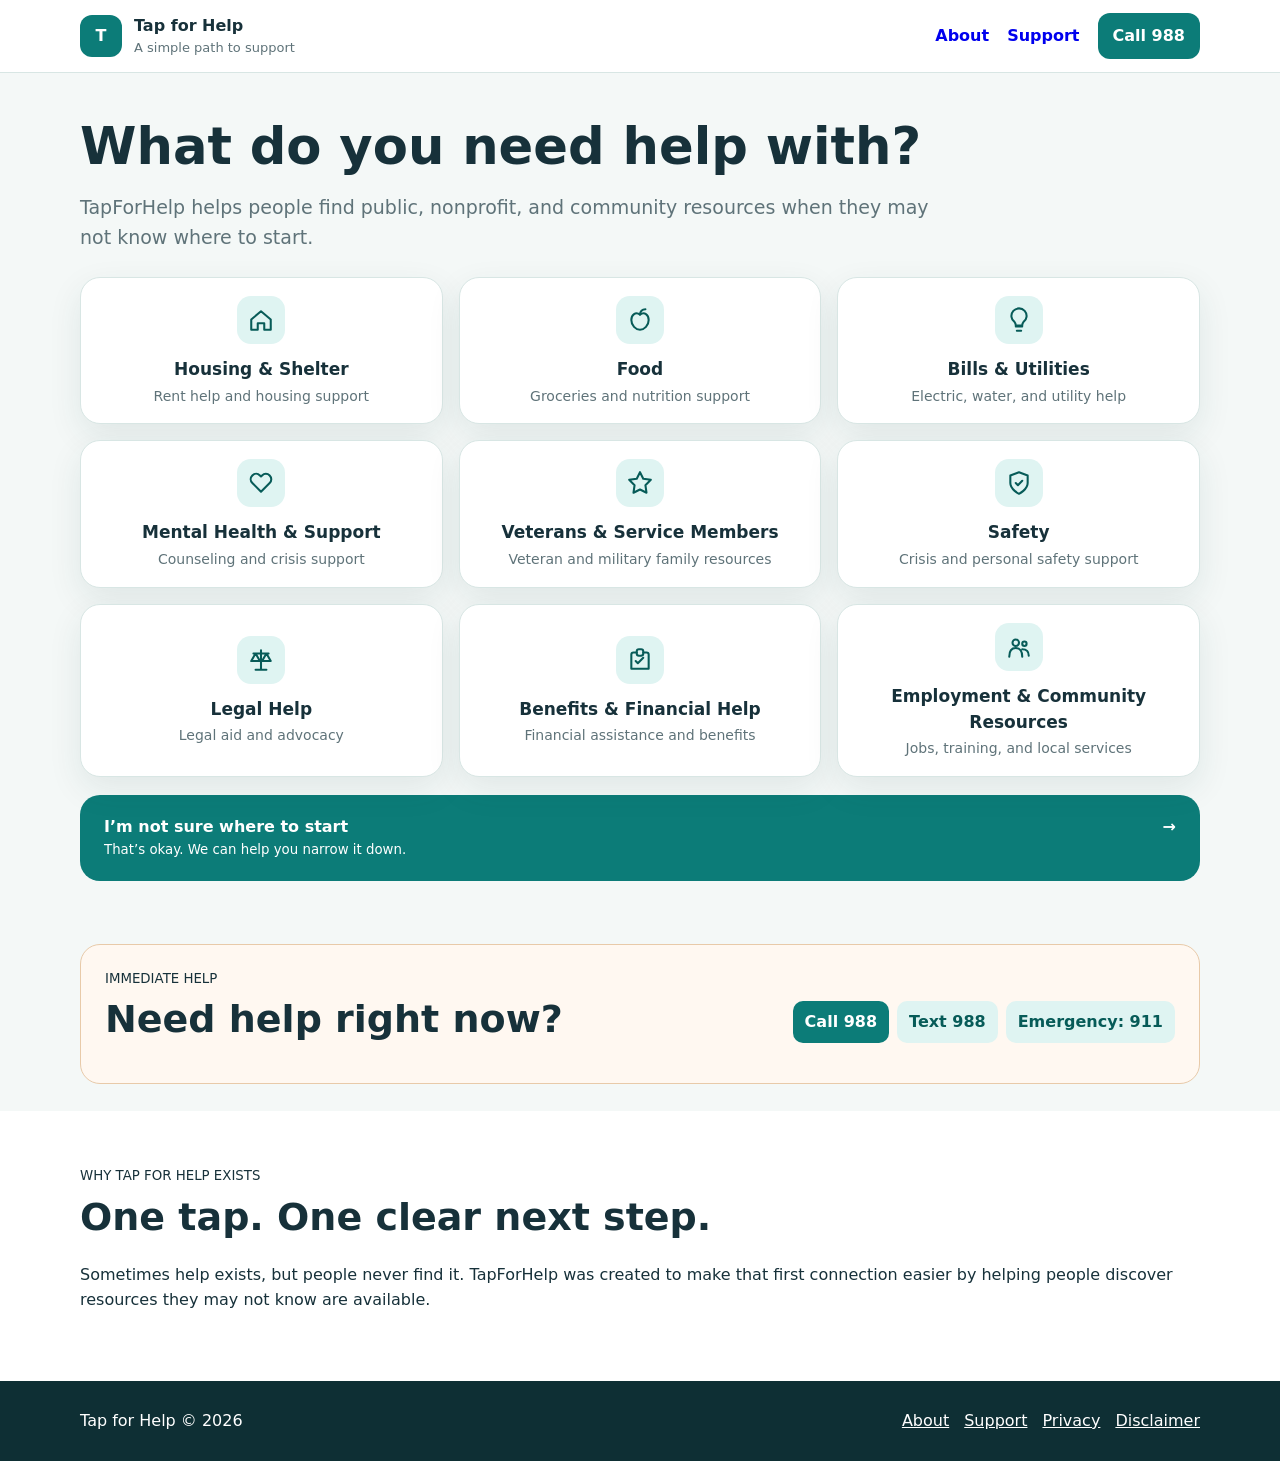
<file: index.html>
<!doctype html><html lang="en"><head><meta charset="utf-8"><meta name="viewport" content="width=device-width,initial-scale=1"><title>Home | Tap for Help</title><link rel="stylesheet" href="styles.css"></head><body><header><div class="wrap bar"><a class="brand" href="index.html"><span class="mark">T</span><span><strong>Tap for Help</strong><small>A simple path to support</small></span></a><nav class="nav"><a class="hide" href="about.html">About</a><a class="hide" href="support.html">Support</a><a class="call" href="tel:988">Call 988</a></nav></div></header><main><section class="hero"><div class="wrap"><h1>What do you need help with?</h1><p class="lead">TapForHelp helps people find public, nonprofit, and community resources when they may not know where to start.</p><div class="grid"><a class="card" href="housing.html"><span class="icon"><svg viewBox="0 0 24 24" aria-hidden="true"><path d="M3 11.5 12 4l9 7.5V21h-6v-6H9v6H3z"/></svg></span><strong>Housing & Shelter</strong><small>Rent help and housing support</small></a><a class="card" href="food.html"><span class="icon"><svg viewBox="0 0 24 24" aria-hidden="true"><path d="M12 7c-4-3-8 0-8 5s4 9 8 9 8-4 8-9-4-8-8-5Z"/><path d="M12 7c0-3 2-5 5-5"/></svg></span><strong>Food</strong><small>Groceries and nutrition support</small></a><a class="card" href="utilities.html"><span class="icon"><svg viewBox="0 0 24 24" aria-hidden="true"><path d="M9 18h6M10 22h4M8 14a7 7 0 1 1 8 0c-1 1-1 2-1 3H9c0-1 0-2-1-3Z"/></svg></span><strong>Bills & Utilities</strong><small>Electric, water, and utility help</small></a><a class="card" href="mental-health.html"><span class="icon"><svg viewBox="0 0 24 24" aria-hidden="true"><path d="M20 5c-2-2-5-2-7 0l-1 1-1-1C9 3 6 3 4 5s-2 5 0 7l8 8 8-8c2-2 2-5 0-7Z"/></svg></span><strong>Mental Health & Support</strong><small>Counseling and crisis support</small></a><a class="card" href="veterans.html"><span class="icon"><svg viewBox="0 0 24 24" aria-hidden="true"><path d="m12 2 3 6 7 1-5 5 1 7-6-3-6 3 1-7-5-5 7-1Z"/></svg></span><strong>Veterans & Service Members</strong><small>Veteran and military family resources</small></a><a class="card" href="safety.html"><span class="icon"><svg viewBox="0 0 24 24" aria-hidden="true"><path d="M12 22s8-4 8-10V5l-8-3-8 3v7c0 6 8 10 8 10Z"/><path d="m9 12 2 2 4-4"/></svg></span><strong>Safety</strong><small>Crisis and personal safety support</small></a><a class="card" href="legal.html"><span class="icon"><svg viewBox="0 0 24 24" aria-hidden="true"><path d="M12 3v18M5 6h14M7 6l-4 7h8L7 6Zm10 0-4 7h8l-4-7ZM7 21h10"/></svg></span><strong>Legal Help</strong><small>Legal aid and advocacy</small></a><a class="card" href="benefits.html"><span class="icon"><svg viewBox="0 0 24 24" aria-hidden="true"><path d="M9 5H6a2 2 0 0 0-2 2v13h16V7a2 2 0 0 0-2-2h-3"/><rect x="9" y="2" width="6" height="6" rx="2"/><path d="m8 13 2 2 5-5"/></svg></span><strong>Benefits & Financial Help</strong><small>Financial assistance and benefits</small></a><a class="card" href="employment.html"><span class="icon"><svg viewBox="0 0 24 24" aria-hidden="true"><circle cx="9" cy="8" r="3"/><circle cx="17" cy="9" r="2"/><path d="M3 21c0-5 2-8 6-8s6 3 6 8M15 14c4 0 6 2 6 6"/></svg></span><strong>Employment & Community Resources</strong><small>Jobs, training, and local services</small></a></div><a class="unsure" href="start-here.html"><span><strong>I’m not sure where to start</strong><small>That’s okay. We can help you narrow it down.</small></span><b>→</b></a></div></section><section class="urgent"><div class="wrap urgentbox"><div><small>IMMEDIATE HELP</small><h2>Need help right now?</h2></div><div class="actions"><a class="button" href="tel:988">Call 988</a><a class="button alt" href="sms:988">Text 988</a><a class="button alt" href="tel:911">Emergency: 911</a></div></div></section><section class="founder"><div class="wrap"><small>WHY TAP FOR HELP EXISTS</small><h2>One tap. One clear next step.</h2><p>Sometimes help exists, but people never find it. TapForHelp was created to make that first connection easier by helping people discover resources they may not know are available.</p></div></section></main></div><footer><div class="wrap foot"><span>Tap for Help © <span id="year"></span></span><nav><a href="about.html">About</a><a href="support.html">Support</a><a href="privacy.html">Privacy</a><a href="disclaimer.html">Disclaimer</a></nav></div></footer><script src="script.js"></script></body></html>
</file>
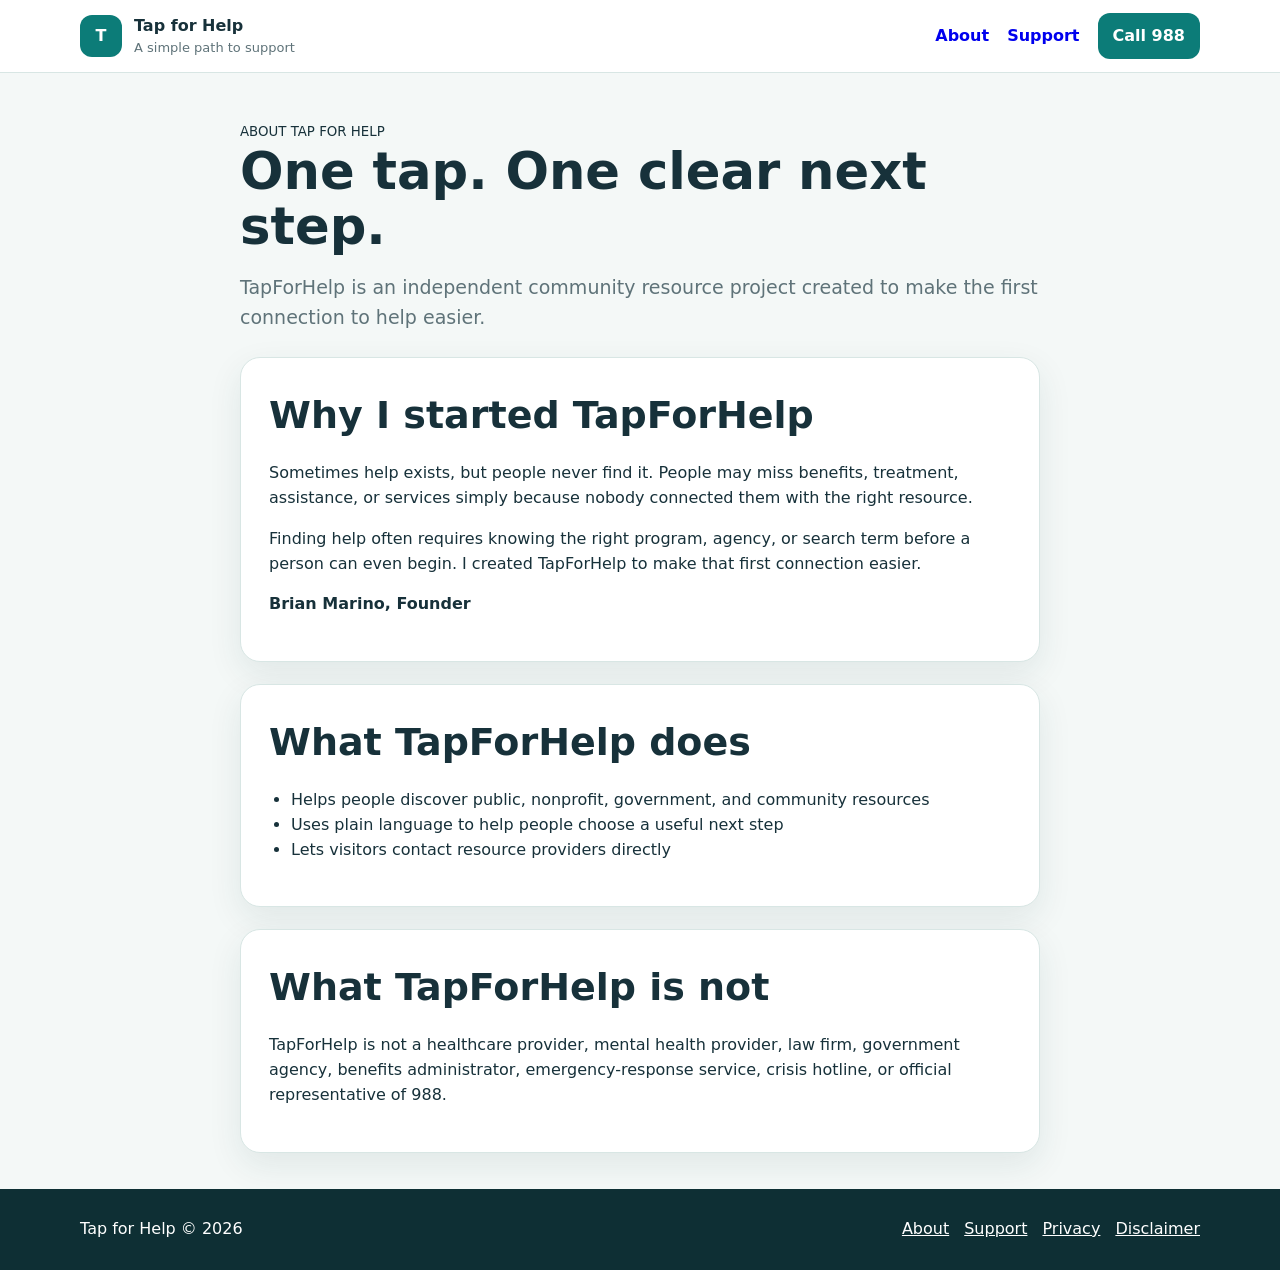
<file: about.html>
<!DOCTYPE html>
<html lang="en"><head><meta charset="utf-8"/><meta content="width=device-width,initial-scale=1" name="viewport"/><title>About | Tap for Help</title><link href="styles.css" rel="stylesheet"/></head><body><header><div class="wrap bar"><a class="brand" href="index.html"><span class="mark">T</span><span><strong>Tap for Help</strong><small>A simple path to support</small></span></a><nav class="nav"><a class="hide" href="about.html">About</a><a class="hide" href="support.html">Support</a><a class="call" href="tel:988">Call 988</a></nav></div></header><main><section class="page"><div class="wrap narrow"><small>ABOUT TAP FOR HELP</small><h1>One tap. One clear next step.</h1><p class="lead">TapForHelp is an independent community resource project created to make the first connection to help easier.</p><div class="panel"><h2>Why I started TapForHelp</h2><p>Sometimes help exists, but people never find it. People may miss benefits, treatment, assistance, or services simply because nobody connected them with the right resource.</p><p>Finding help often requires knowing the right program, agency, or search term before a person can even begin. I created TapForHelp to make that first connection easier.</p><p><strong>Brian Marino, Founder</strong></p></div><div class="panel"><h2>What TapForHelp does</h2><ul><li>Helps people discover public, nonprofit, government, and community resources</li><li>Uses plain language to help people choose a useful next step</li><li>Lets visitors contact resource providers directly</li></ul></div><div class="panel"><h2>What TapForHelp is not</h2><p>TapForHelp is not a healthcare provider, mental health provider, law firm, government agency, benefits administrator, emergency-response service, crisis hotline, or official representative of 988.</p></div></div></section></main><footer><div class="wrap foot"><span>Tap for Help © <span id="year"></span></span><nav><a href="about.html">About</a><a href="support.html">Support</a><a href="privacy.html">Privacy</a><a href="disclaimer.html">Disclaimer</a></nav></div></footer><script src="script.js"></script></body></html>
</file>
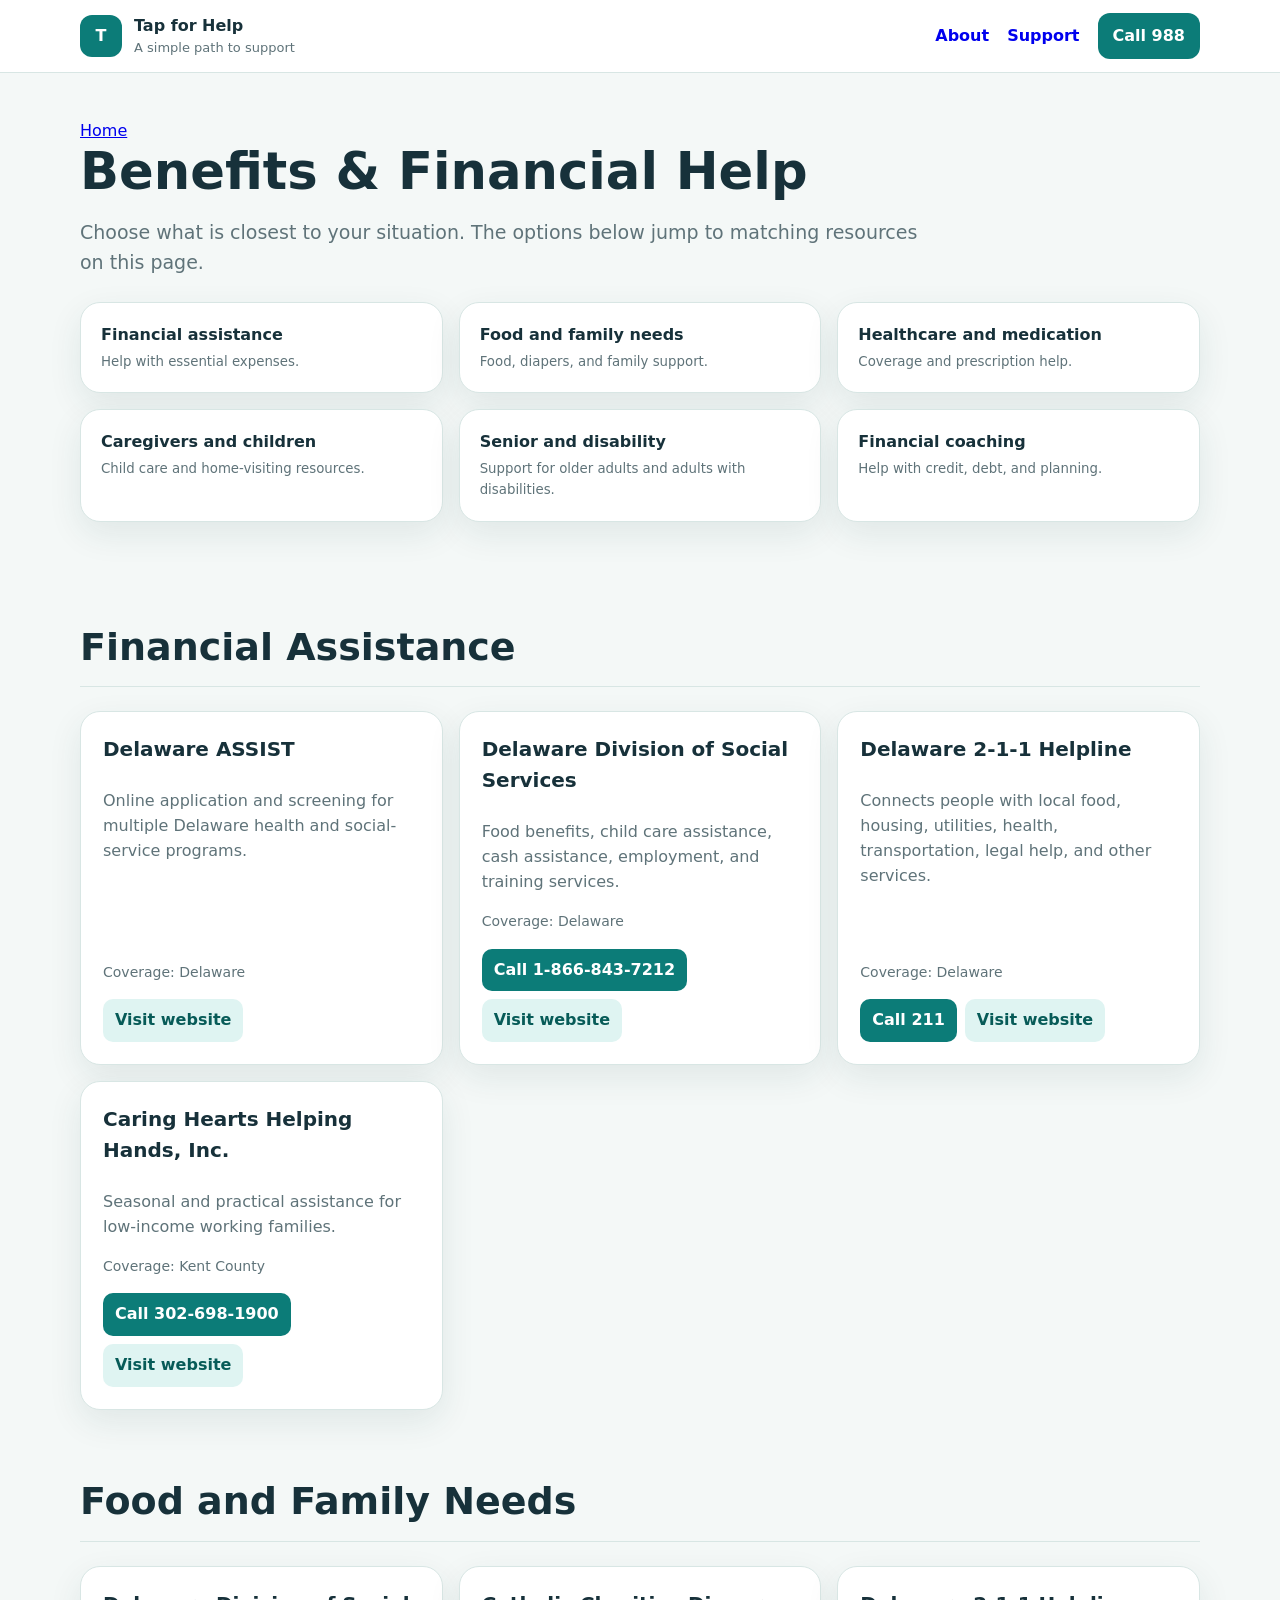
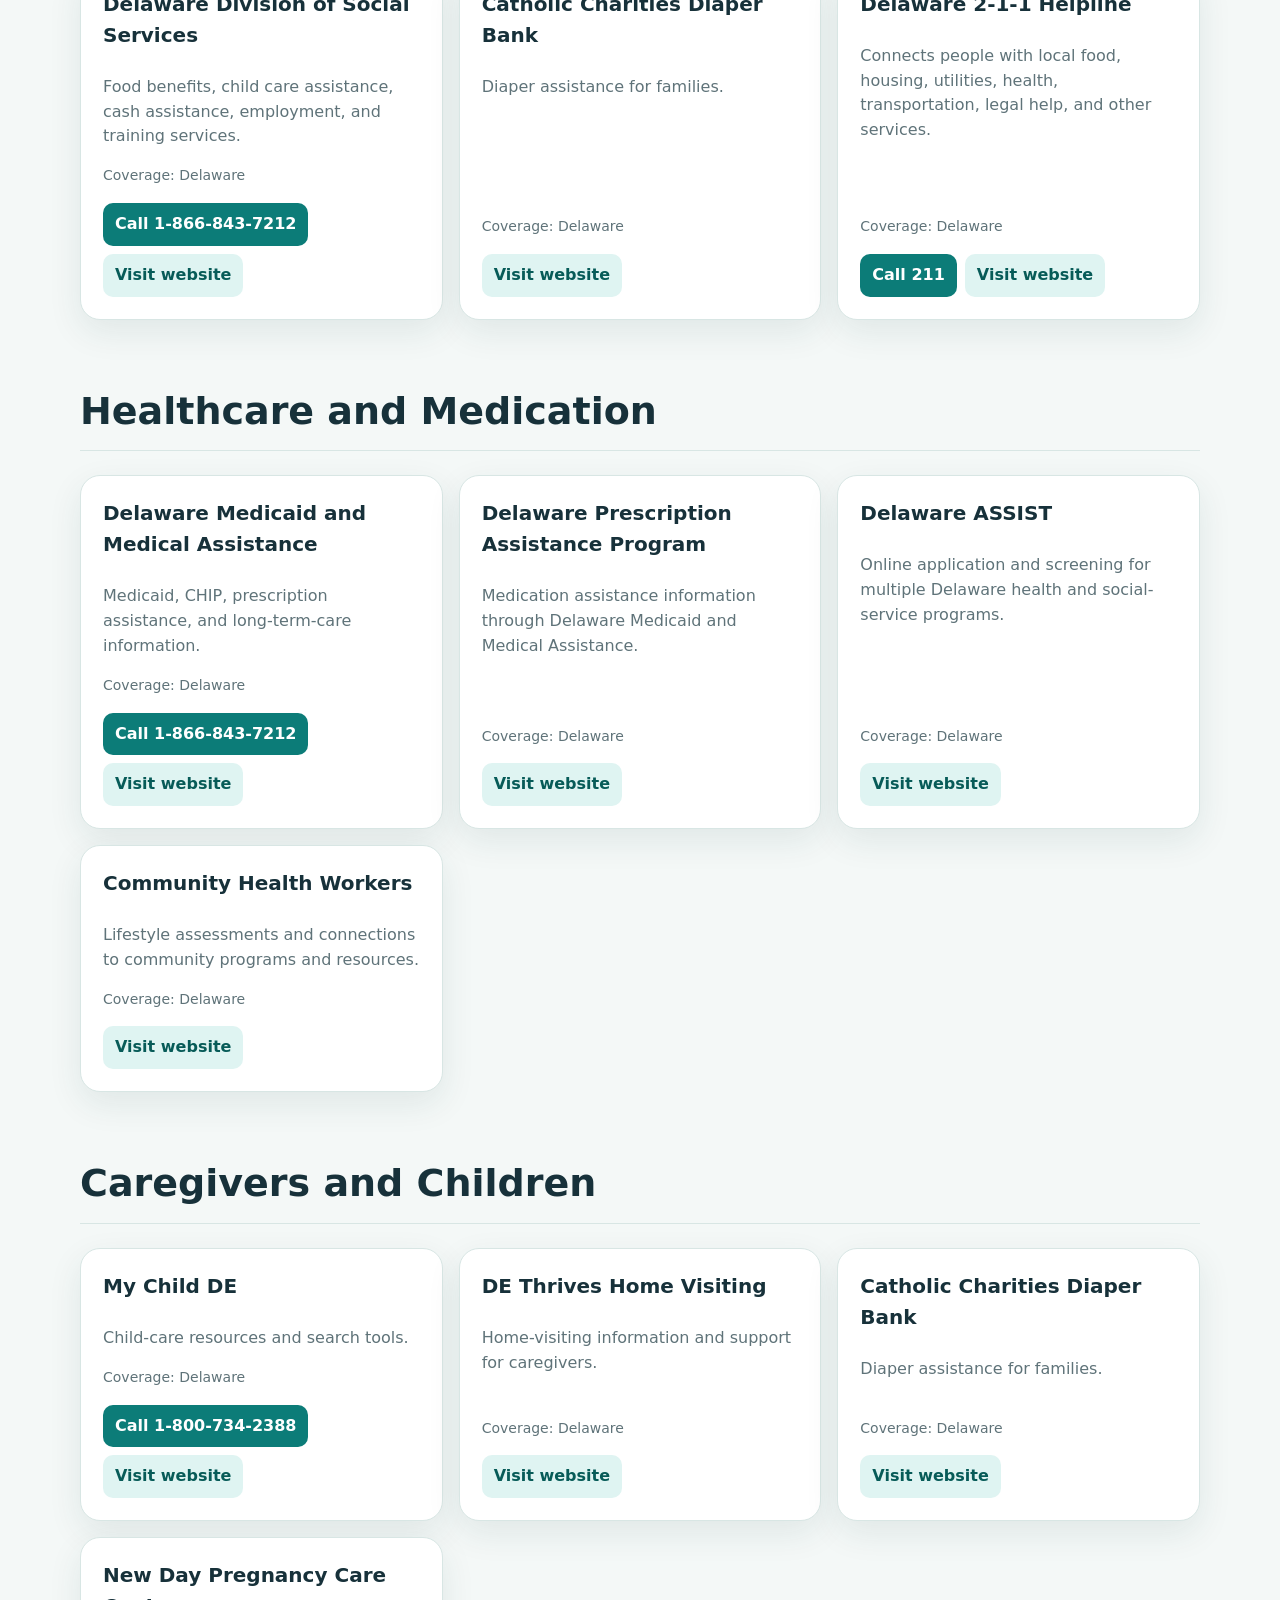
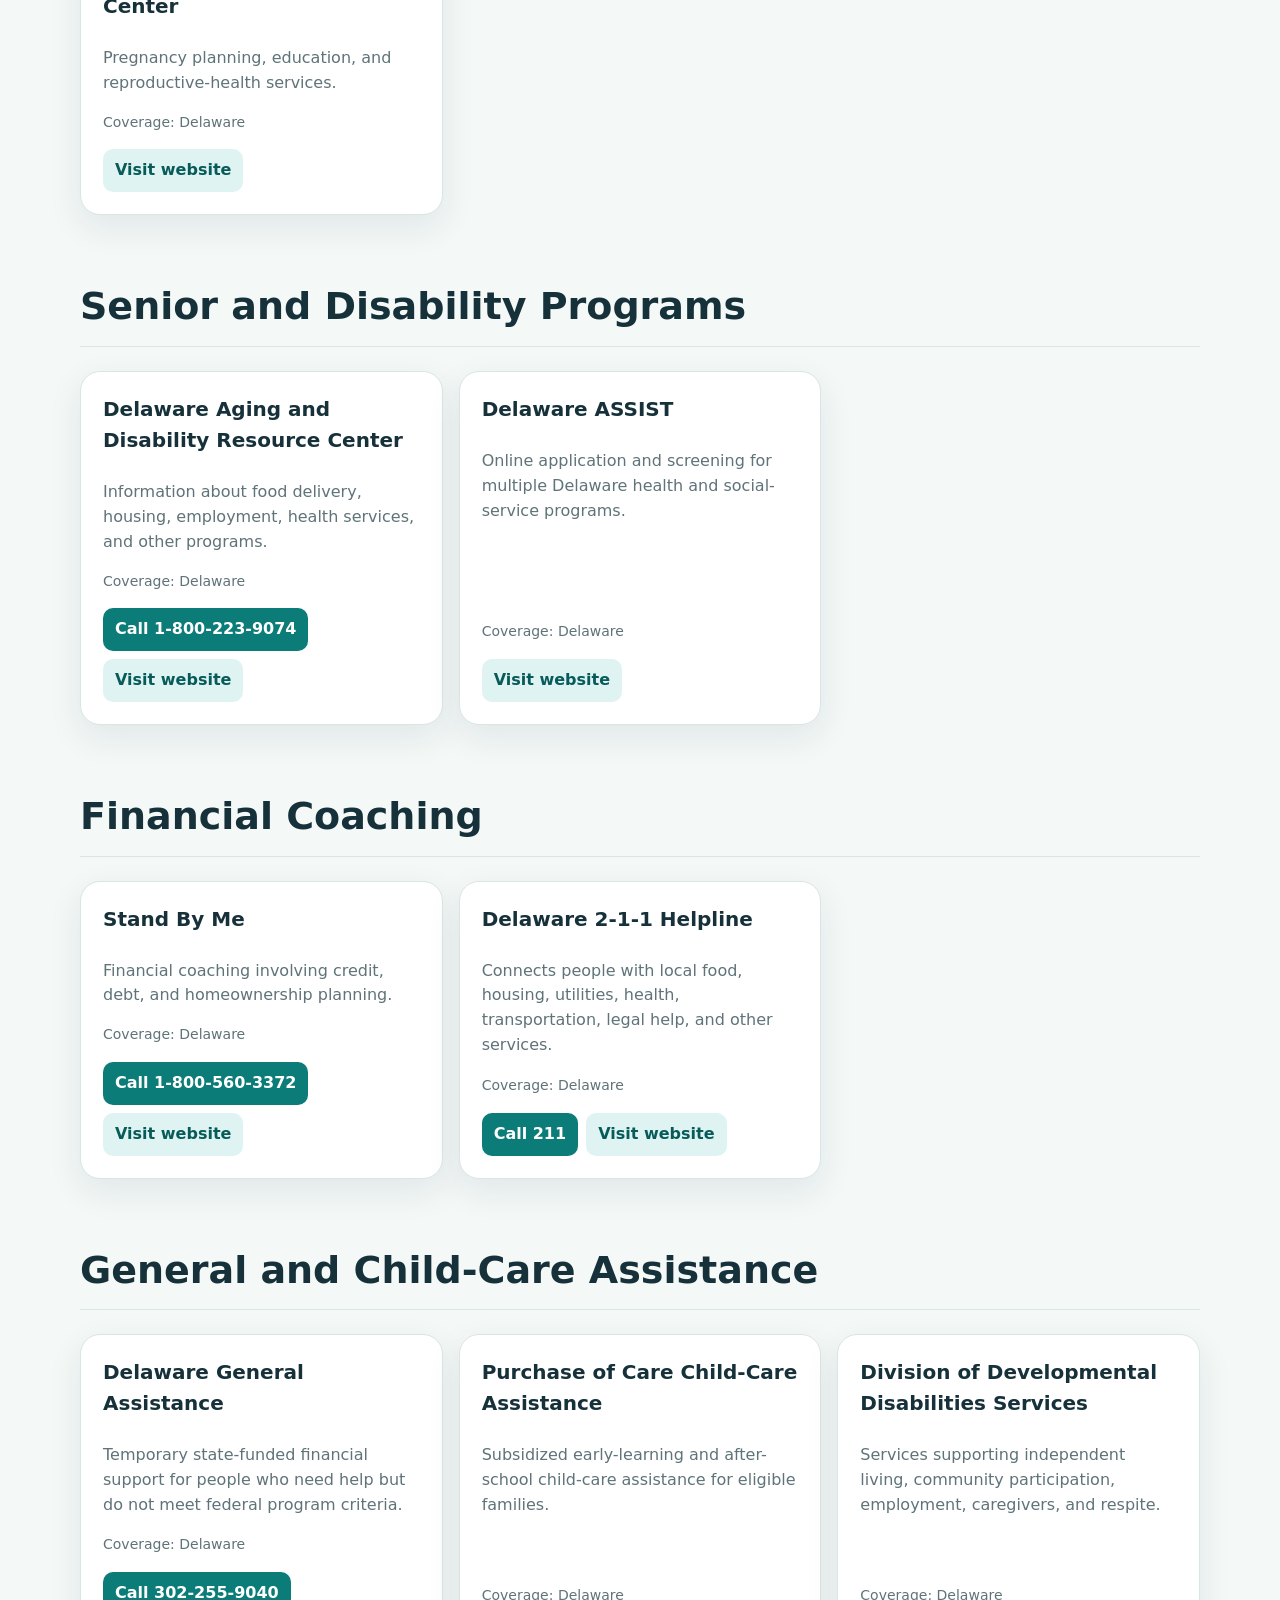
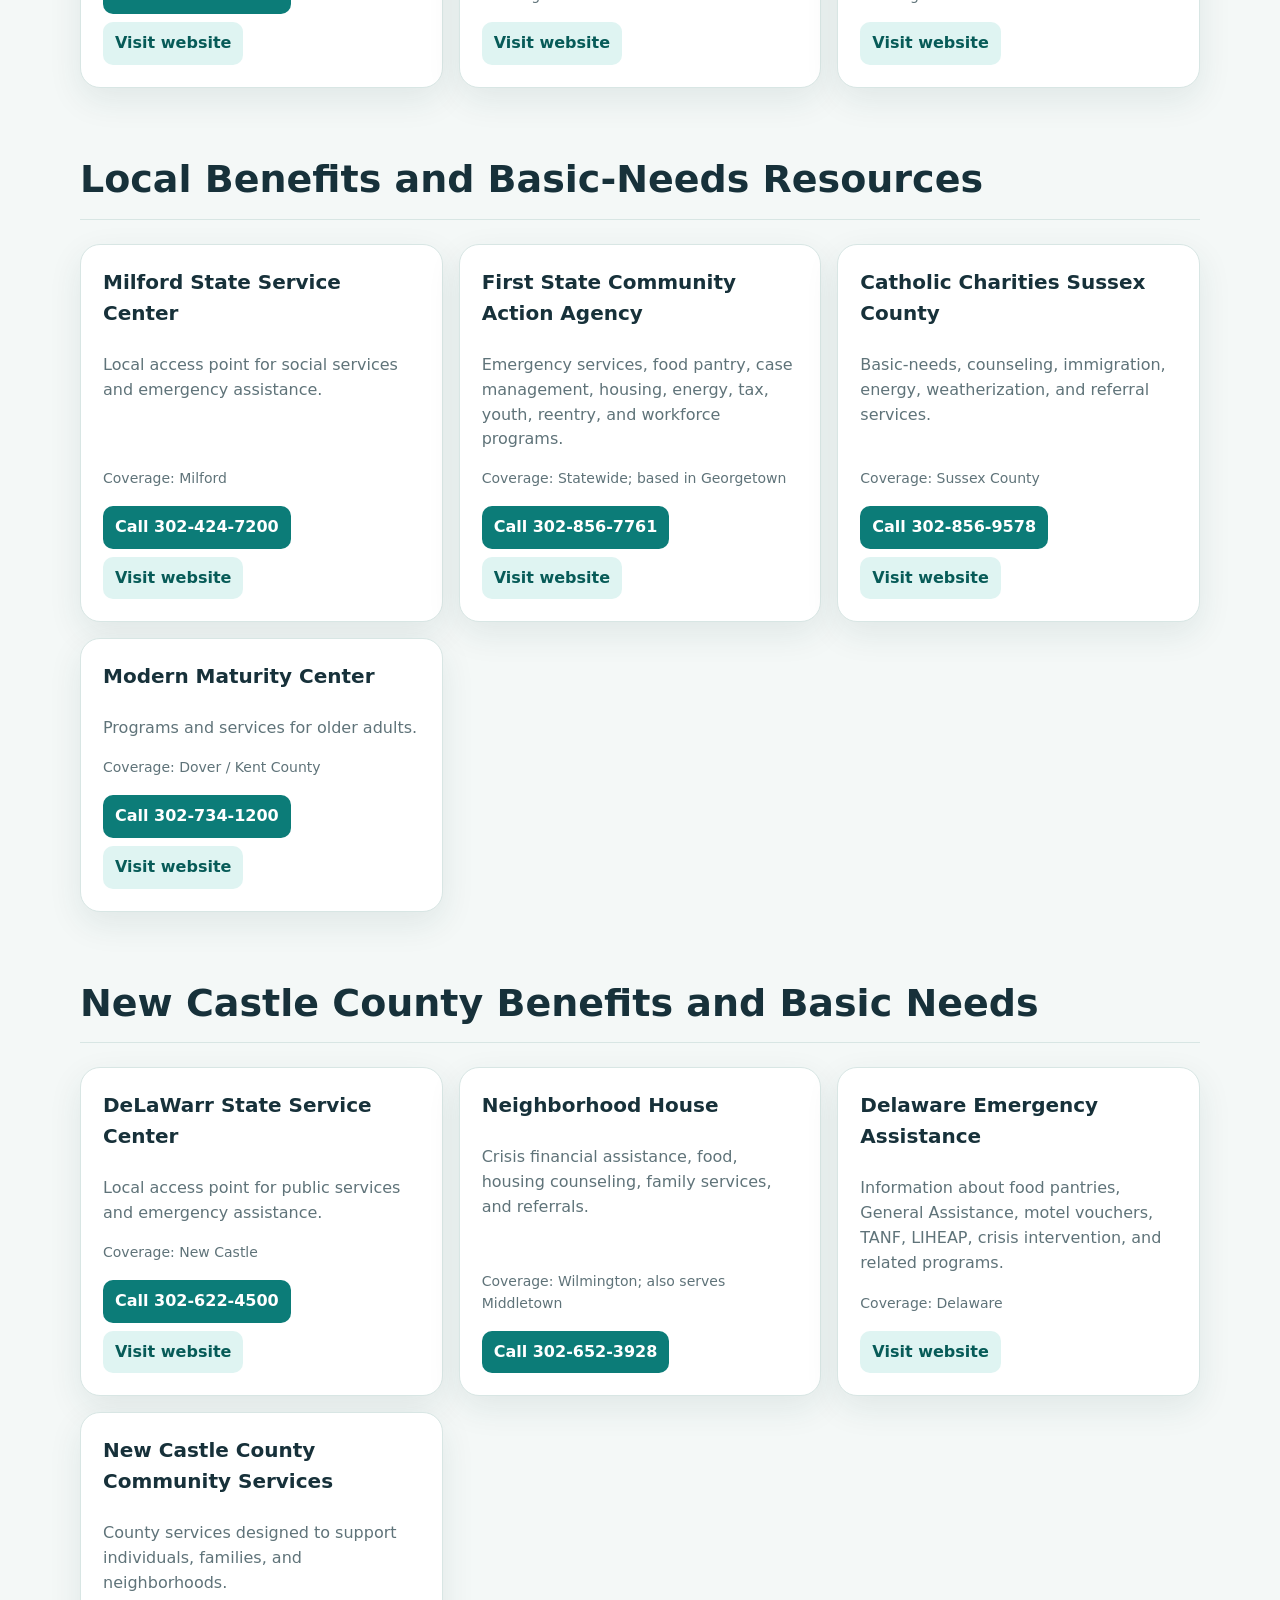
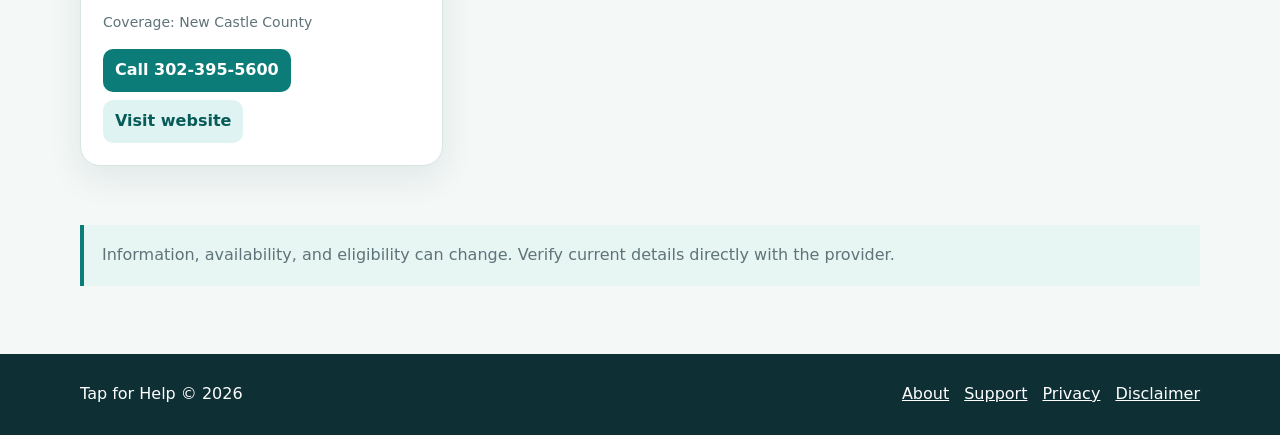
<file: benefits.html>
<!DOCTYPE html>

<html lang="en"><head><meta charset="utf-8"/><meta content="width=device-width,initial-scale=1" name="viewport"/><title>Benefits &amp; Financial Help | Tap for Help</title><link href="styles.css" rel="stylesheet"/></head><body><header><div class="wrap bar"><a class="brand" href="index.html"><span class="mark">T</span><span><strong>Tap for Help</strong><small>A simple path to support</small></span></a><nav class="nav"><a class="hide" href="about.html">About</a><a class="hide" href="support.html">Support</a><a class="call" href="tel:988">Call 988</a></nav></div></header><main><section class="page"><div class="wrap"><a href="index.html">Home</a><h1>Benefits &amp; Financial Help</h1><p class="lead">Choose what is closest to your situation. The options below jump to matching resources on this page.</p><div class="paths"><a class="path" href="#financial">Financial assistance<small>Help with essential expenses.</small></a><a class="path" href="#food">Food and family needs<small>Food, diapers, and family support.</small></a><a class="path" href="#health">Healthcare and medication<small>Coverage and prescription help.</small></a><a class="path" href="#caregivers">Caregivers and children<small>Child care and home-visiting resources.</small></a><a class="path" href="#senior">Senior and disability<small>Support for older adults and adults with disabilities.</small></a><a class="path" href="#coaching">Financial coaching<small>Help with credit, debt, and planning.</small></a></div></div></section><section class="section"><div class="wrap"><section class="resource-section" id="financial"><h2>Financial Assistance</h2><div class="resources"><article class="resource"><h3>Delaware ASSIST</h3><p>Online application and screening for multiple Delaware health and social-service programs.</p><div class="meta">Coverage: Delaware</div><div class="actions"><a class="button alt" href="https://assist.dhss.delaware.gov/" rel="noopener" target="_blank">Visit website</a></div></article><article class="resource"><h3>Delaware Division of Social Services</h3><p>Food benefits, child care assistance, cash assistance, employment, and training services.</p><div class="meta">Coverage: Delaware</div><div class="actions"><a class="button" href="tel:18668437212">Call 1-866-843-7212</a><a class="button alt" href="https://dhss.delaware.gov/dss/" rel="noopener" target="_blank">Visit website</a></div></article><article class="resource"><h3>Delaware 2-1-1 Helpline</h3><p>Connects people with local food, housing, utilities, health, transportation, legal help, and other services.</p><div class="meta">Coverage: Delaware</div><div class="actions"><a class="button" href="tel:211">Call 211</a><a class="button alt" href="https://delaware211.org/" rel="noopener" target="_blank">Visit website</a></div></article><article class="resource"><h3>Caring Hearts Helping Hands, Inc.</h3><p>Seasonal and practical assistance for low-income working families.</p><div class="meta">Coverage: Kent County</div><div class="actions"><a class="button" href="tel:3026981900">Call 302-698-1900</a><a class="button alt" href="https://chhhde.org/home" rel="noopener" target="_blank">Visit website</a></div></article></div></section><section class="resource-section" id="food"><h2>Food and Family Needs</h2><div class="resources"><article class="resource"><h3>Delaware Division of Social Services</h3><p>Food benefits, child care assistance, cash assistance, employment, and training services.</p><div class="meta">Coverage: Delaware</div><div class="actions"><a class="button" href="tel:18668437212">Call 1-866-843-7212</a><a class="button alt" href="https://dhss.delaware.gov/dss/" rel="noopener" target="_blank">Visit website</a></div></article><article class="resource"><h3>Catholic Charities Diaper Bank</h3><p>Diaper assistance for families.</p><div class="meta">Coverage: Delaware</div><div class="actions"><a class="button alt" href="https://ccwilm.org/program/diaper-bank/" rel="noopener" target="_blank">Visit website</a></div></article><article class="resource"><h3>Delaware 2-1-1 Helpline</h3><p>Connects people with local food, housing, utilities, health, transportation, legal help, and other services.</p><div class="meta">Coverage: Delaware</div><div class="actions"><a class="button" href="tel:211">Call 211</a><a class="button alt" href="https://delaware211.org/" rel="noopener" target="_blank">Visit website</a></div></article></div></section><section class="resource-section" id="health"><h2>Healthcare and Medication</h2><div class="resources"><article class="resource"><h3>Delaware Medicaid and Medical Assistance</h3><p>Medicaid, CHIP, prescription assistance, and long-term-care information.</p><div class="meta">Coverage: Delaware</div><div class="actions"><a class="button" href="tel:18668437212">Call 1-866-843-7212</a><a class="button alt" href="https://dhss.delaware.gov/dhss/dmma/" rel="noopener" target="_blank">Visit website</a></div></article><article class="resource"><h3>Delaware Prescription Assistance Program</h3><p>Medication assistance information through Delaware Medicaid and Medical Assistance.</p><div class="meta">Coverage: Delaware</div><div class="actions"><a class="button alt" href="https://dhss.delaware.gov/dmma/home/dpap/" rel="noopener" target="_blank">Visit website</a></div></article><article class="resource"><h3>Delaware ASSIST</h3><p>Online application and screening for multiple Delaware health and social-service programs.</p><div class="meta">Coverage: Delaware</div><div class="actions"><a class="button alt" href="https://assist.dhss.delaware.gov/" rel="noopener" target="_blank">Visit website</a></div></article><article class="resource"><h3>Community Health Workers</h3><p>Lifestyle assessments and connections to community programs and resources.</p><div class="meta">Coverage: Delaware</div><div class="actions"><a class="button alt" href="https://dethrives.com/providers-and-community-partners/community-health-workers" rel="noopener" target="_blank">Visit website</a></div></article></div></section><section class="resource-section" id="caregivers"><h2>Caregivers and Children</h2><div class="resources"><article class="resource"><h3>My Child DE</h3><p>Child-care resources and search tools.</p><div class="meta">Coverage: Delaware</div><div class="actions"><a class="button" href="tel:18007342388">Call 1-800-734-2388</a><a class="button alt" href="https://www.mychildde.org/" rel="noopener" target="_blank">Visit website</a></div></article><article class="resource"><h3>DE Thrives Home Visiting</h3><p>Home-visiting information and support for caregivers.</p><div class="meta">Coverage: Delaware</div><div class="actions"><a class="button alt" href="https://dethrives.com/programs/home-visiting" rel="noopener" target="_blank">Visit website</a></div></article><article class="resource"><h3>Catholic Charities Diaper Bank</h3><p>Diaper assistance for families.</p><div class="meta">Coverage: Delaware</div><div class="actions"><a class="button alt" href="https://ccwilm.org/program/diaper-bank/" rel="noopener" target="_blank">Visit website</a></div></article><article class="resource"><h3>New Day Pregnancy Care Center</h3><p>Pregnancy planning, education, and reproductive-health services.</p><div class="meta">Coverage: Delaware</div><div class="actions"><a class="button alt" href="https://newdaypcc.com/our-services/" rel="noopener" target="_blank">Visit website</a></div></article></div></section><section class="resource-section" id="senior"><h2>Senior and Disability Programs</h2><div class="resources"><article class="resource"><h3>Delaware Aging and Disability Resource Center</h3><p>Information about food delivery, housing, employment, health services, and other programs.</p><div class="meta">Coverage: Delaware</div><div class="actions"><a class="button" href="tel:18002239074">Call 1-800-223-9074</a><a class="button alt" href="https://www.delawareadrc.com/" rel="noopener" target="_blank">Visit website</a></div></article><article class="resource"><h3>Delaware ASSIST</h3><p>Online application and screening for multiple Delaware health and social-service programs.</p><div class="meta">Coverage: Delaware</div><div class="actions"><a class="button alt" href="https://assist.dhss.delaware.gov/" rel="noopener" target="_blank">Visit website</a></div></article></div></section><section class="resource-section" id="coaching"><h2>Financial Coaching</h2><div class="resources"><article class="resource"><h3>Stand By Me</h3><p>Financial coaching involving credit, debt, and homeownership planning.</p><div class="meta">Coverage: Delaware</div><div class="actions"><a class="button" href="tel:18005603372">Call 1-800-560-3372</a><a class="button alt" href="https://standbymede.org/" rel="noopener" target="_blank">Visit website</a></div></article><article class="resource"><h3>Delaware 2-1-1 Helpline</h3><p>Connects people with local food, housing, utilities, health, transportation, legal help, and other services.</p><div class="meta">Coverage: Delaware</div><div class="actions"><a class="button" href="tel:211">Call 211</a><a class="button alt" href="https://delaware211.org/" rel="noopener" target="_blank">Visit website</a></div></article></div></section><section class="resource-section" id="general-assistance"><h2>General and Child-Care Assistance</h2><div class="resources"><article class="resource"><h3>Delaware General Assistance</h3><p>Temporary state-funded financial support for people who need help but do not meet federal program criteria.</p><div class="meta">Coverage: Delaware</div><div class="actions"><a class="button" href="tel:3022559040">Call 302-255-9040</a><a class="button alt" href="https://dhss.delaware.gov/services/general-assistance/" rel="noopener" target="_blank">Visit website</a></div></article><article class="resource"><h3>Purchase of Care Child-Care Assistance</h3><p>Subsidized early-learning and after-school child-care assistance for eligible families.</p><div class="meta">Coverage: Delaware</div><div class="actions"><a class="button alt" href="https://dhss.delaware.gov/dss/division-of-social-services/child-care-assistance/" rel="noopener" target="_blank">Visit website</a></div></article><article class="resource"><h3>Division of Developmental Disabilities Services</h3><p>Services supporting independent living, community participation, employment, caregivers, and respite.</p><div class="meta">Coverage: Delaware</div><div class="actions"><a class="button alt" href="https://dhss.delaware.gov/ddds/" rel="noopener" target="_blank">Visit website</a></div></article></div></section><section class="resource-section" id="local-benefits"><h2>Local Benefits and Basic-Needs Resources</h2><div class="resources"><article class="resource"><h3>Milford State Service Center</h3><p>Local access point for social services and emergency assistance.</p><div class="meta">Coverage: Milford</div><div class="actions"><a class="button" href="tel:3024247200">Call 302-424-7200</a><a class="button alt" href="http://dhss.delaware.gov/dhss/main/maps/dsscmap/milford.htm" rel="noopener" target="_blank">Visit website</a></div></article><article class="resource"><h3>First State Community Action Agency</h3><p>Emergency services, food pantry, case management, housing, energy, tax, youth, reentry, and workforce programs.</p><div class="meta">Coverage: Statewide; based in Georgetown</div><div class="actions"><a class="button" href="tel:3028567761">Call 302-856-7761</a><a class="button alt" href="https://www.firststatecaa.org/" rel="noopener" target="_blank">Visit website</a></div></article><article class="resource"><h3>Catholic Charities Sussex County</h3><p>Basic-needs, counseling, immigration, energy, weatherization, and referral services.</p><div class="meta">Coverage: Sussex County</div><div class="actions"><a class="button" href="tel:3028569578">Call 302-856-9578</a><a class="button alt" href="https://www.ccwilm.org/" rel="noopener" target="_blank">Visit website</a></div></article><article class="resource"><h3>Modern Maturity Center</h3><p>Programs and services for older adults.</p><div class="meta">Coverage: Dover / Kent County</div><div class="actions"><a class="button" href="tel:3027341200">Call 302-734-1200</a><a class="button alt" href="http://www.modern-maturity.org/" rel="noopener" target="_blank">Visit website</a></div></article></div></section><section class="resource-section" id="new-castle-benefits"><h2>New Castle County Benefits and Basic Needs</h2><div class="resources"><article class="resource"><h3>DeLaWarr State Service Center</h3><p>Local access point for public services and emergency assistance.</p><div class="meta">Coverage: New Castle</div><div class="actions"><a class="button" href="tel:3026224500">Call 302-622-4500</a><a class="button alt" href="https://www.dhss.delaware.gov/dhss/main/maps/dsscmap/delawarr.htm" rel="noopener" target="_blank">Visit website</a></div></article><article class="resource"><h3>Neighborhood House</h3><p>Crisis financial assistance, food, housing counseling, family services, and referrals.</p><div class="meta">Coverage: Wilmington; also serves Middletown</div><div class="actions"><a class="button" href="tel:3026523928">Call 302-652-3928</a></div></article><article class="resource"><h3>Delaware Emergency Assistance</h3><p>Information about food pantries, General Assistance, motel vouchers, TANF, LIHEAP, crisis intervention, and related programs.</p><div class="meta">Coverage: Delaware</div><div class="actions"><a class="button alt" href="https://dhss.delaware.gov/home/emergency-assistance/" rel="noopener" target="_blank">Visit website</a></div></article><article class="resource"><h3>New Castle County Community Services</h3><p>County services designed to support individuals, families, and neighborhoods.</p><div class="meta">Coverage: New Castle County</div><div class="actions"><a class="button" href="tel:3023955600">Call 302-395-5600</a><a class="button alt" href="https://www.newcastlede.gov/252/Community-Services" rel="noopener" target="_blank">Visit website</a></div></article></div></section><p class="notice">Information, availability, and eligibility can change. Verify current details directly with the provider.</p></div></section></main><footer><div class="wrap foot"><span>Tap for Help © <span id="year"></span></span><nav><a href="about.html">About</a><a href="support.html">Support</a><a href="privacy.html">Privacy</a><a href="disclaimer.html">Disclaimer</a></nav></div></footer><script src="script.js"></script></body></html>
</file>
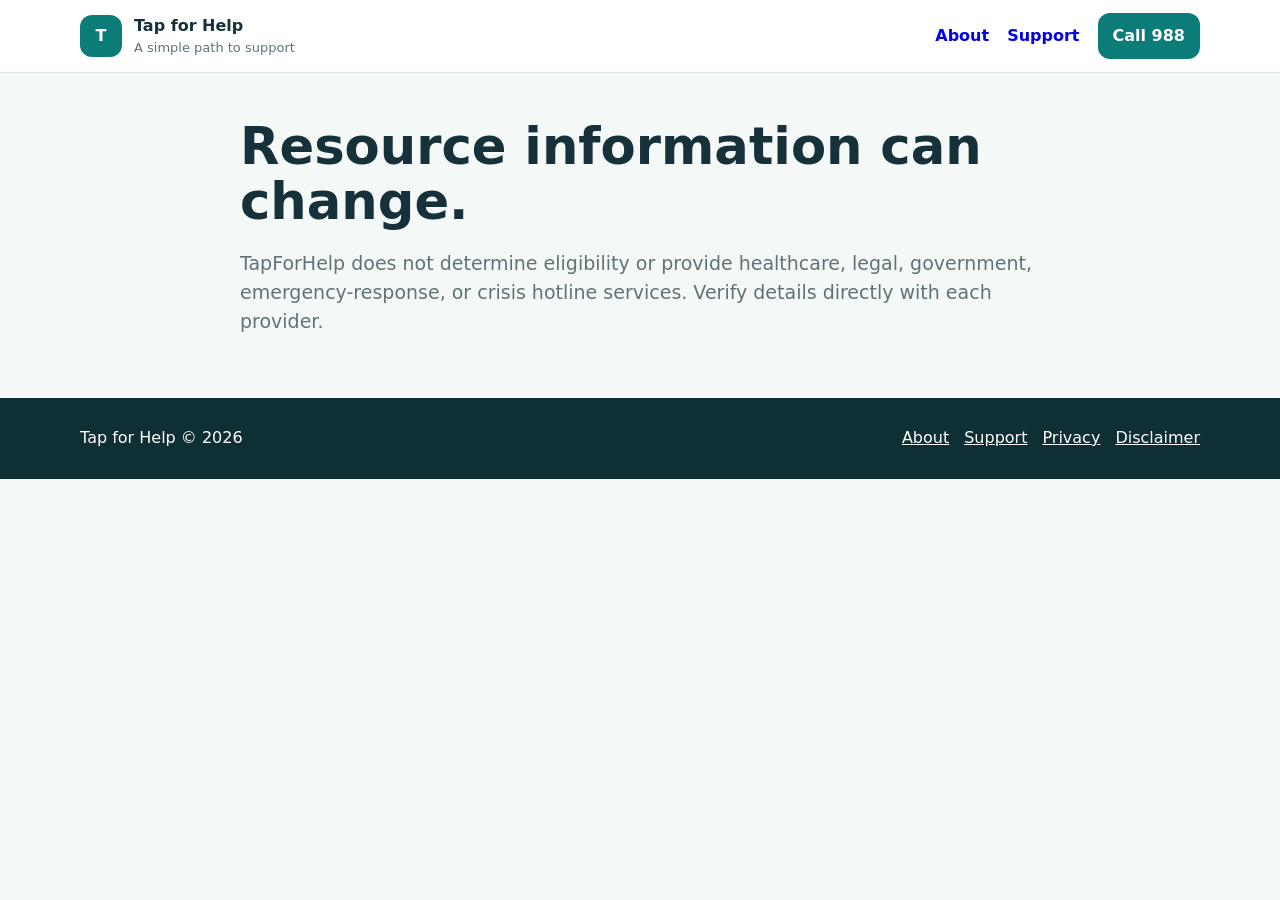
<file: disclaimer.html>
<!DOCTYPE html>
<html lang="en"><head><meta charset="utf-8"/><meta content="width=device-width,initial-scale=1" name="viewport"/><title>Disclaimer | Tap for Help</title><link href="styles.css" rel="stylesheet"/></head><body><header><div class="wrap bar"><a class="brand" href="index.html"><span class="mark">T</span><span><strong>Tap for Help</strong><small>A simple path to support</small></span></a><nav class="nav"><a class="hide" href="about.html">About</a><a class="hide" href="support.html">Support</a><a class="call" href="tel:988">Call 988</a></nav></div></header><main><section class="page"><div class="wrap narrow"><h1>Resource information can change.</h1><p class="lead">TapForHelp does not determine eligibility or provide healthcare, legal, government, emergency-response, or crisis hotline services. Verify details directly with each provider.</p></div></section></main><footer><div class="wrap foot"><span>Tap for Help © <span id="year"></span></span><nav><a href="about.html">About</a><a href="support.html">Support</a><a href="privacy.html">Privacy</a><a href="disclaimer.html">Disclaimer</a></nav></div></footer><script src="script.js"></script></body></html>
</file>
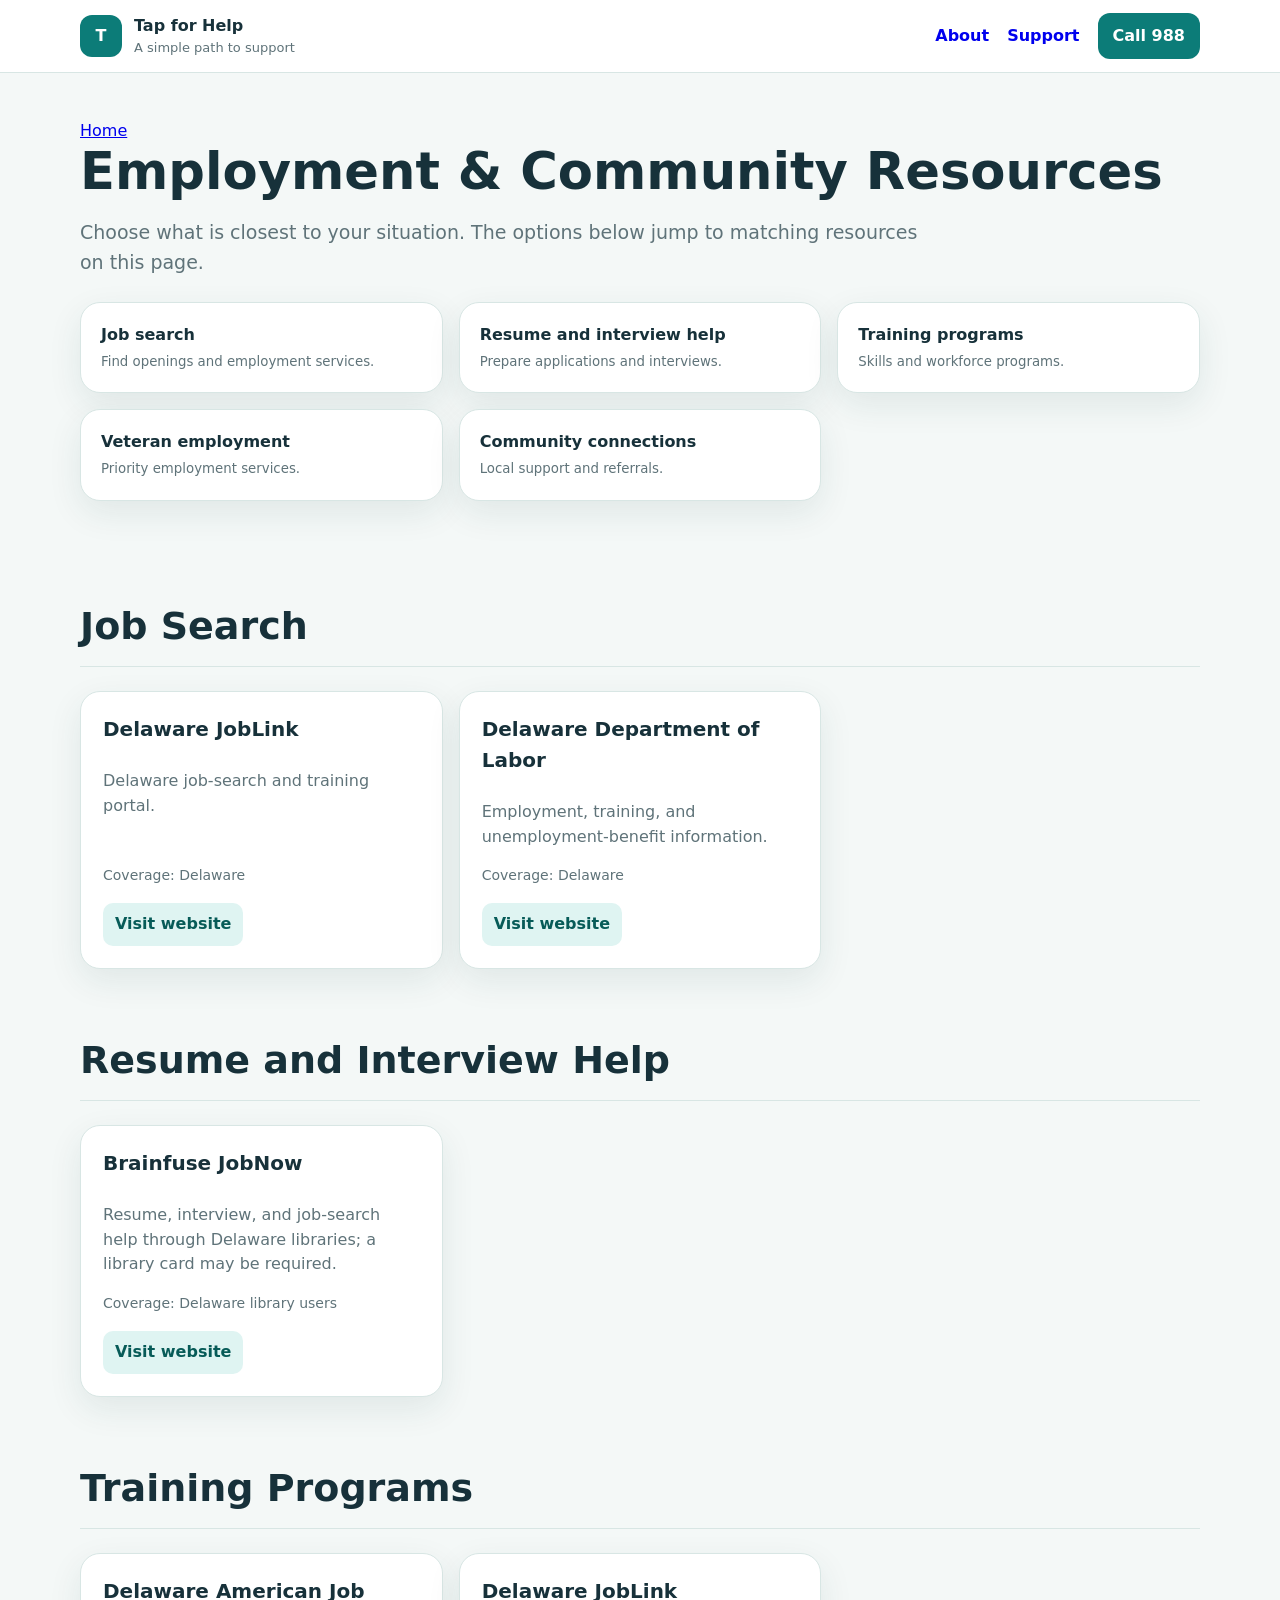
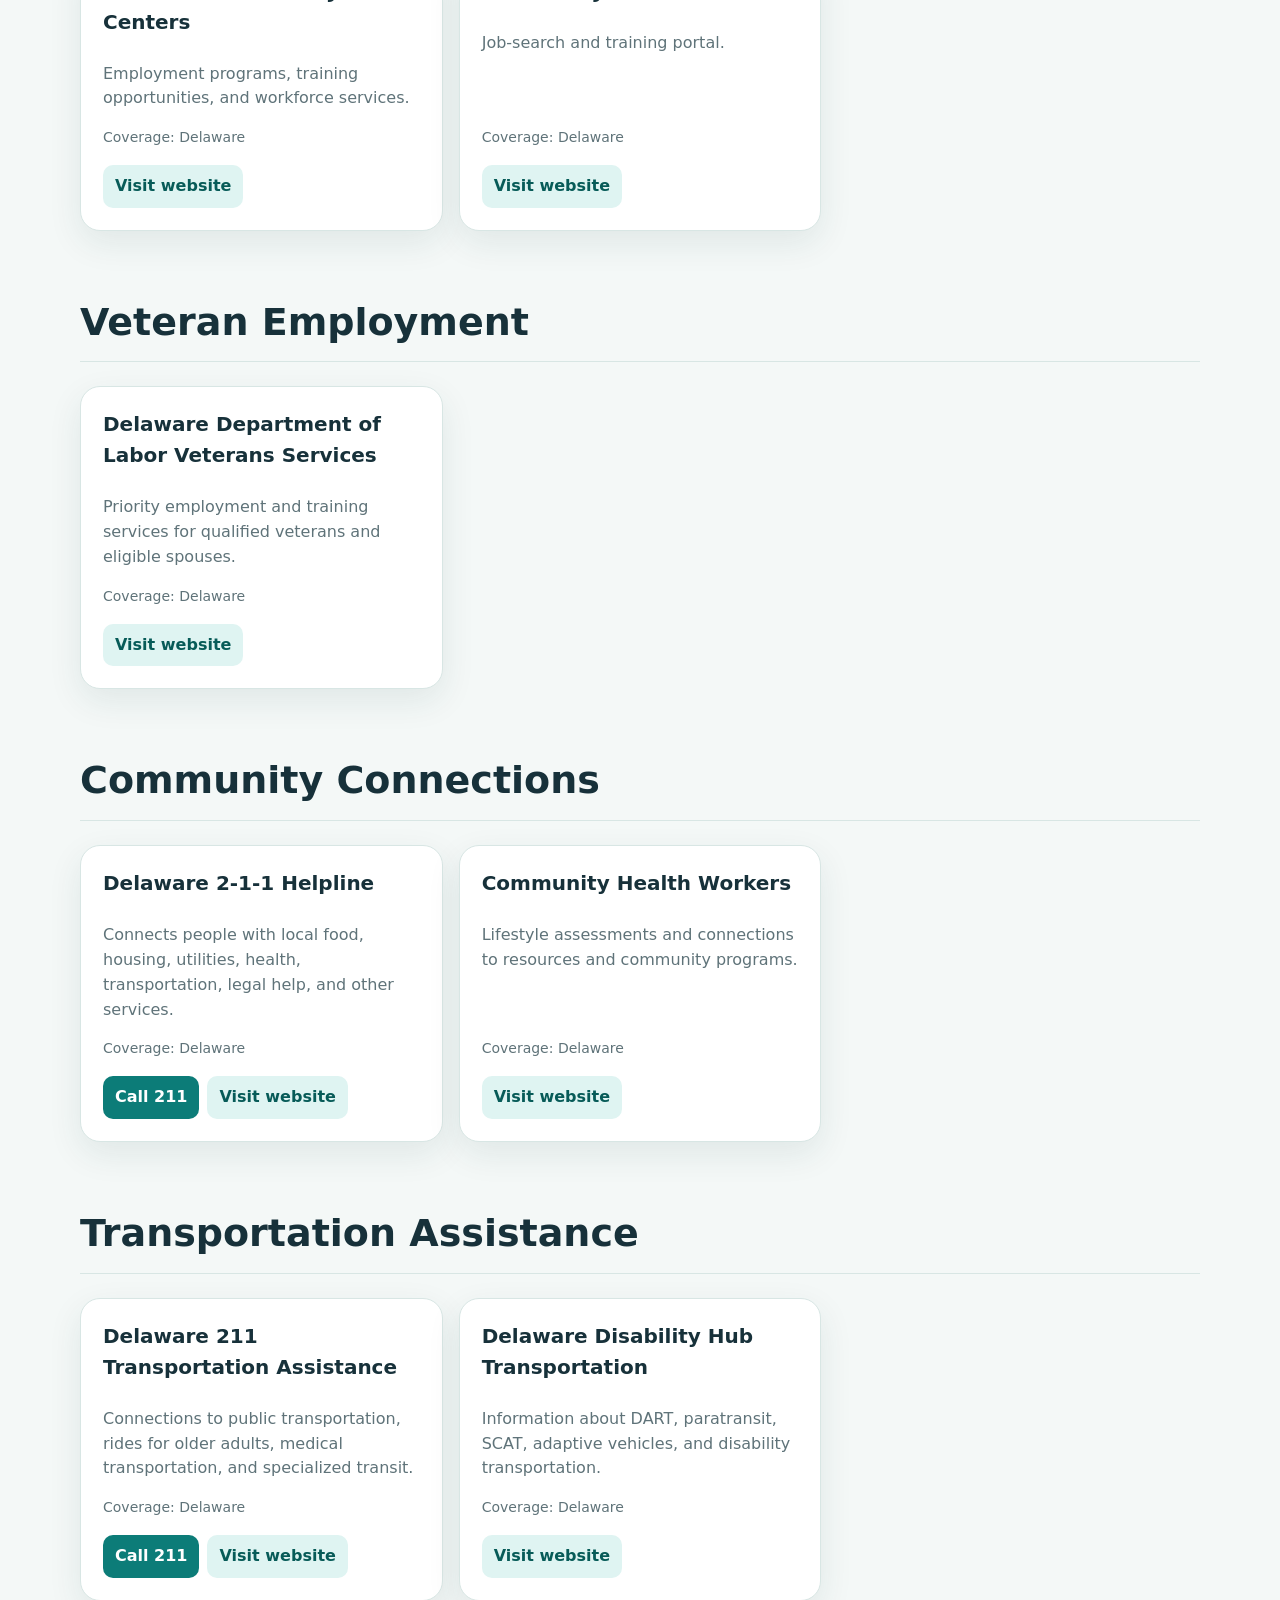
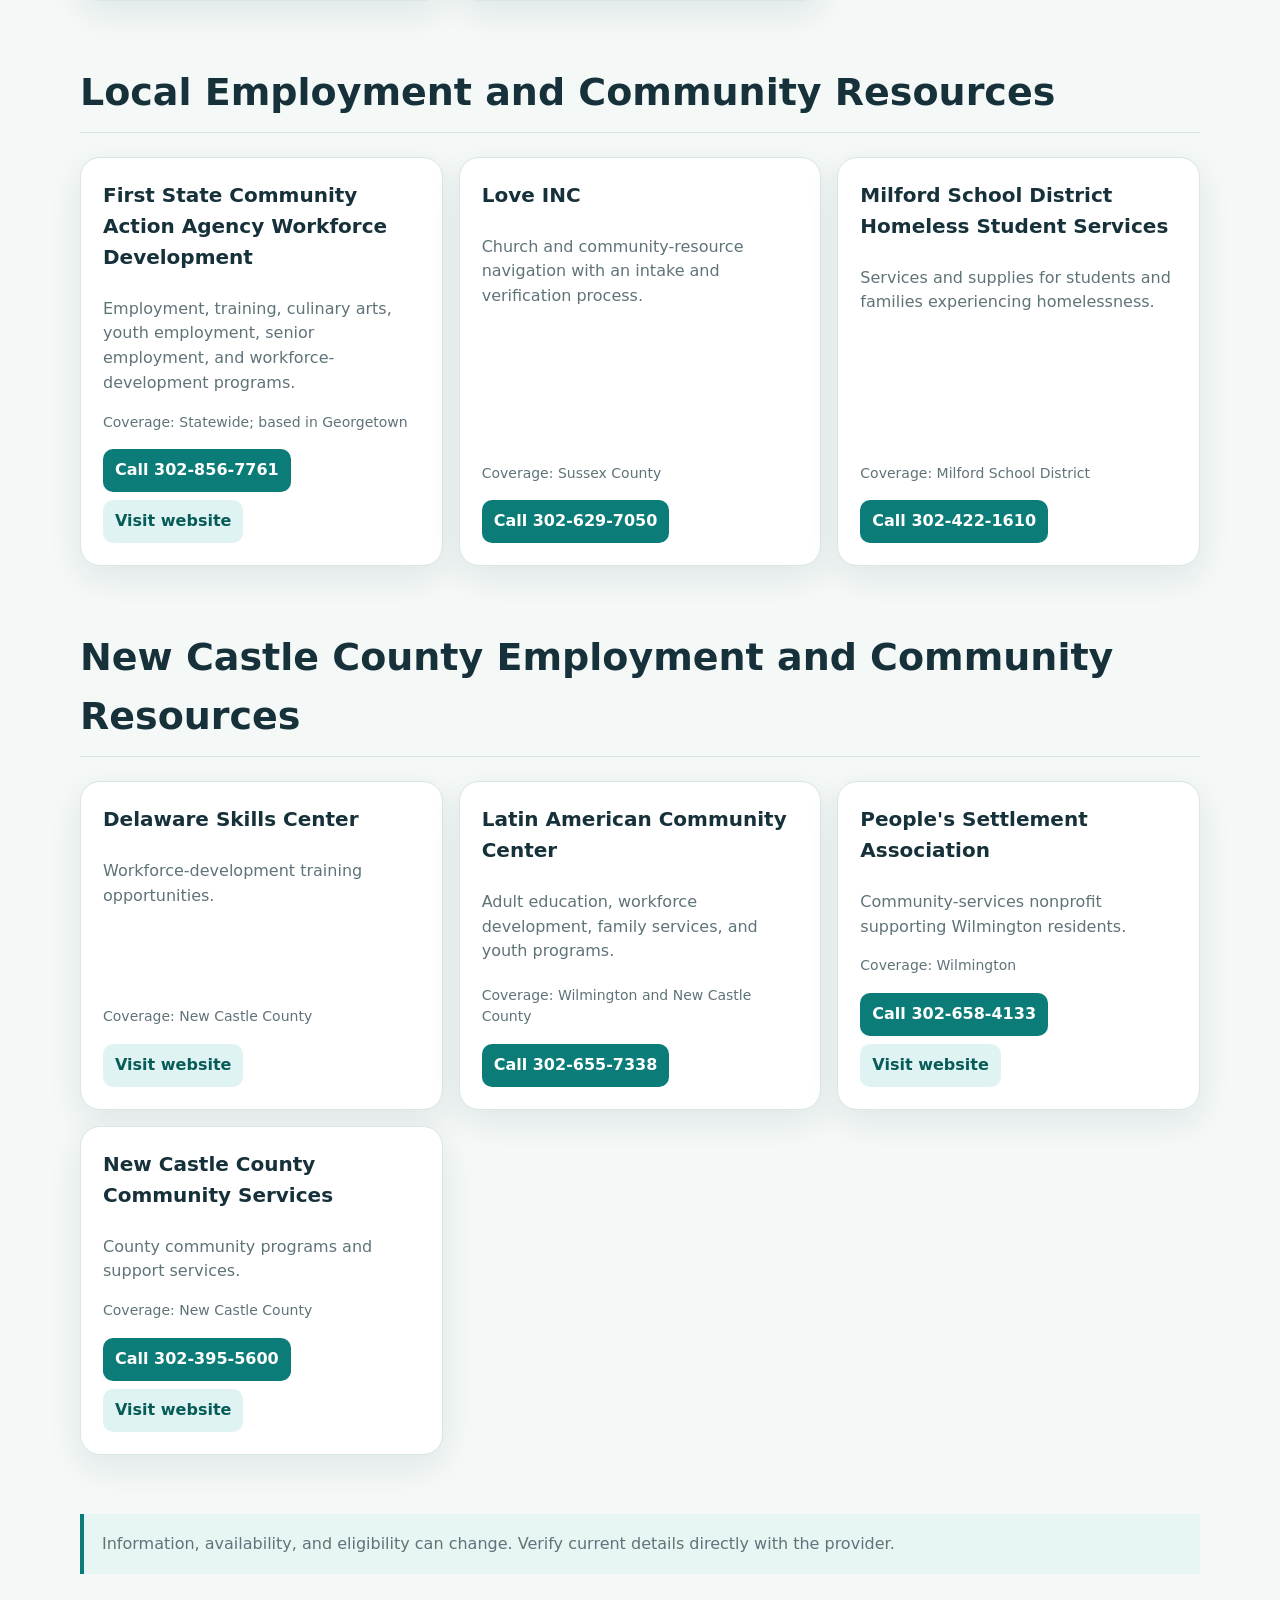
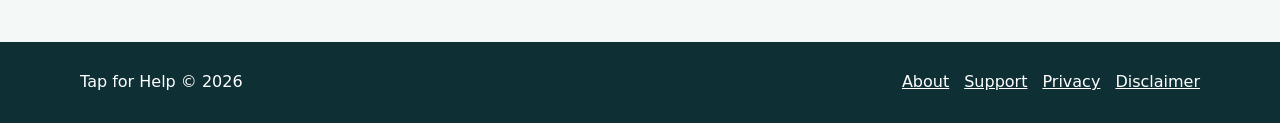
<file: employment.html>
<!DOCTYPE html>

<html lang="en"><head><meta charset="utf-8"/><meta content="width=device-width,initial-scale=1" name="viewport"/><title>Employment &amp; Community Resources | Tap for Help</title><link href="styles.css" rel="stylesheet"/></head><body><header><div class="wrap bar"><a class="brand" href="index.html"><span class="mark">T</span><span><strong>Tap for Help</strong><small>A simple path to support</small></span></a><nav class="nav"><a class="hide" href="about.html">About</a><a class="hide" href="support.html">Support</a><a class="call" href="tel:988">Call 988</a></nav></div></header><main><section class="page"><div class="wrap"><a href="index.html">Home</a><h1>Employment &amp; Community Resources</h1><p class="lead">Choose what is closest to your situation. The options below jump to matching resources on this page.</p><div class="paths"><a class="path" href="#jobs">Job search<small>Find openings and employment services.</small></a><a class="path" href="#career">Resume and interview help<small>Prepare applications and interviews.</small></a><a class="path" href="#training">Training programs<small>Skills and workforce programs.</small></a><a class="path" href="#veterans">Veteran employment<small>Priority employment services.</small></a><a class="path" href="#community">Community connections<small>Local support and referrals.</small></a></div></div></section><section class="section"><div class="wrap"><section class="resource-section" id="jobs"><h2>Job Search</h2><div class="resources"><article class="resource"><h3>Delaware JobLink</h3><p>Delaware job-search and training portal.</p><div class="meta">Coverage: Delaware</div><div class="actions"><a class="button alt" href="https://joblink.delaware.gov/" rel="noopener" target="_blank">Visit website</a></div></article><article class="resource"><h3>Delaware Department of Labor</h3><p>Employment, training, and unemployment-benefit information.</p><div class="meta">Coverage: Delaware</div><div class="actions"><a class="button alt" href="https://labor.delaware.gov/" rel="noopener" target="_blank">Visit website</a></div></article></div></section><section class="resource-section" id="career"><h2>Resume and Interview Help</h2><div class="resources"><article class="resource"><h3>Brainfuse JobNow</h3><p>Resume, interview, and job-search help through Delaware libraries; a library card may be required.</p><div class="meta">Coverage: Delaware library users</div><div class="actions"><a class="button alt" href="https://landing.brainfuse.com/authenticate.asp?u=main.kentlibraryjn.de.brainfuse.com" rel="noopener" target="_blank">Visit website</a></div></article></div></section><section class="resource-section" id="training"><h2>Training Programs</h2><div class="resources"><article class="resource"><h3>Delaware American Job Centers</h3><p>Employment programs, training opportunities, and workforce services.</p><div class="meta">Coverage: Delaware</div><div class="actions"><a class="button alt" href="https://labor.delaware.gov/divisions/employment-training/" rel="noopener" target="_blank">Visit website</a></div></article><article class="resource"><h3>Delaware JobLink</h3><p>Job-search and training portal.</p><div class="meta">Coverage: Delaware</div><div class="actions"><a class="button alt" href="https://joblink.delaware.gov/" rel="noopener" target="_blank">Visit website</a></div></article></div></section><section class="resource-section" id="veterans"><h2>Veteran Employment</h2><div class="resources"><article class="resource"><h3>Delaware Department of Labor Veterans Services</h3><p>Priority employment and training services for qualified veterans and eligible spouses.</p><div class="meta">Coverage: Delaware</div><div class="actions"><a class="button alt" href="https://labor.delaware.gov/divisions/employment-training/veterans-services/" rel="noopener" target="_blank">Visit website</a></div></article></div></section><section class="resource-section" id="community"><h2>Community Connections</h2><div class="resources"><article class="resource"><h3>Delaware 2-1-1 Helpline</h3><p>Connects people with local food, housing, utilities, health, transportation, legal help, and other services.</p><div class="meta">Coverage: Delaware</div><div class="actions"><a class="button" href="tel:211">Call 211</a><a class="button alt" href="https://delaware211.org/" rel="noopener" target="_blank">Visit website</a></div></article><article class="resource"><h3>Community Health Workers</h3><p>Lifestyle assessments and connections to resources and community programs.</p><div class="meta">Coverage: Delaware</div><div class="actions"><a class="button alt" href="https://dethrives.com/providers-and-community-partners/community-health-workers" rel="noopener" target="_blank">Visit website</a></div></article></div></section><section class="resource-section" id="transportation"><h2>Transportation Assistance</h2><div class="resources"><article class="resource"><h3>Delaware 211 Transportation Assistance</h3><p>Connections to public transportation, rides for older adults, medical transportation, and specialized transit.</p><div class="meta">Coverage: Delaware</div><div class="actions"><a class="button" href="tel:211">Call 211</a><a class="button alt" href="https://delaware211.org/resources/transportation-assistance/" rel="noopener" target="_blank">Visit website</a></div></article><article class="resource"><h3>Delaware Disability Hub Transportation</h3><p>Information about DART, paratransit, SCAT, adaptive vehicles, and disability transportation.</p><div class="meta">Coverage: Delaware</div><div class="actions"><a class="button alt" href="https://deldhub.gacec.delaware.gov/transportation/" rel="noopener" target="_blank">Visit website</a></div></article></div></section><section class="resource-section" id="local-community"><h2>Local Employment and Community Resources</h2><div class="resources"><article class="resource"><h3>First State Community Action Agency Workforce Development</h3><p>Employment, training, culinary arts, youth employment, senior employment, and workforce-development programs.</p><div class="meta">Coverage: Statewide; based in Georgetown</div><div class="actions"><a class="button" href="tel:3028567761">Call 302-856-7761</a><a class="button alt" href="https://www.firststatecaa.org/" rel="noopener" target="_blank">Visit website</a></div></article><article class="resource"><h3>Love INC</h3><p>Church and community-resource navigation with an intake and verification process.</p><div class="meta">Coverage: Sussex County</div><div class="actions"><a class="button" href="tel:3026297050">Call 302-629-7050</a></div></article><article class="resource"><h3>Milford School District Homeless Student Services</h3><p>Services and supplies for students and families experiencing homelessness.</p><div class="meta">Coverage: Milford School District</div><div class="actions"><a class="button" href="tel:3024221610">Call 302-422-1610</a></div></article></div></section><section class="resource-section" id="new-castle-employment"><h2>New Castle County Employment and Community Resources</h2><div class="resources"><article class="resource"><h3>Delaware Skills Center</h3><p>Workforce-development training opportunities.</p><div class="meta">Coverage: New Castle County</div><div class="actions"><a class="button alt" href="https://www.wilmingtoncitycouncil.com/community-organizations/" rel="noopener" target="_blank">Visit website</a></div></article><article class="resource"><h3>Latin American Community Center</h3><p>Adult education, workforce development, family services, and youth programs.</p><div class="meta">Coverage: Wilmington and New Castle County</div><div class="actions"><a class="button" href="tel:3026557338">Call 302-655-7338</a></div></article><article class="resource"><h3>People's Settlement Association</h3><p>Community-services nonprofit supporting Wilmington residents.</p><div class="meta">Coverage: Wilmington</div><div class="actions"><a class="button" href="tel:3026584133">Call 302-658-4133</a><a class="button alt" href="https://peoplessettlement.org/" rel="noopener" target="_blank">Visit website</a></div></article><article class="resource"><h3>New Castle County Community Services</h3><p>County community programs and support services.</p><div class="meta">Coverage: New Castle County</div><div class="actions"><a class="button" href="tel:3023955600">Call 302-395-5600</a><a class="button alt" href="https://www.newcastlede.gov/252/Community-Services" rel="noopener" target="_blank">Visit website</a></div></article></div></section><p class="notice">Information, availability, and eligibility can change. Verify current details directly with the provider.</p></div></section></main><footer><div class="wrap foot"><span>Tap for Help © <span id="year"></span></span><nav><a href="about.html">About</a><a href="support.html">Support</a><a href="privacy.html">Privacy</a><a href="disclaimer.html">Disclaimer</a></nav></div></footer><script src="script.js"></script></body></html>
</file>
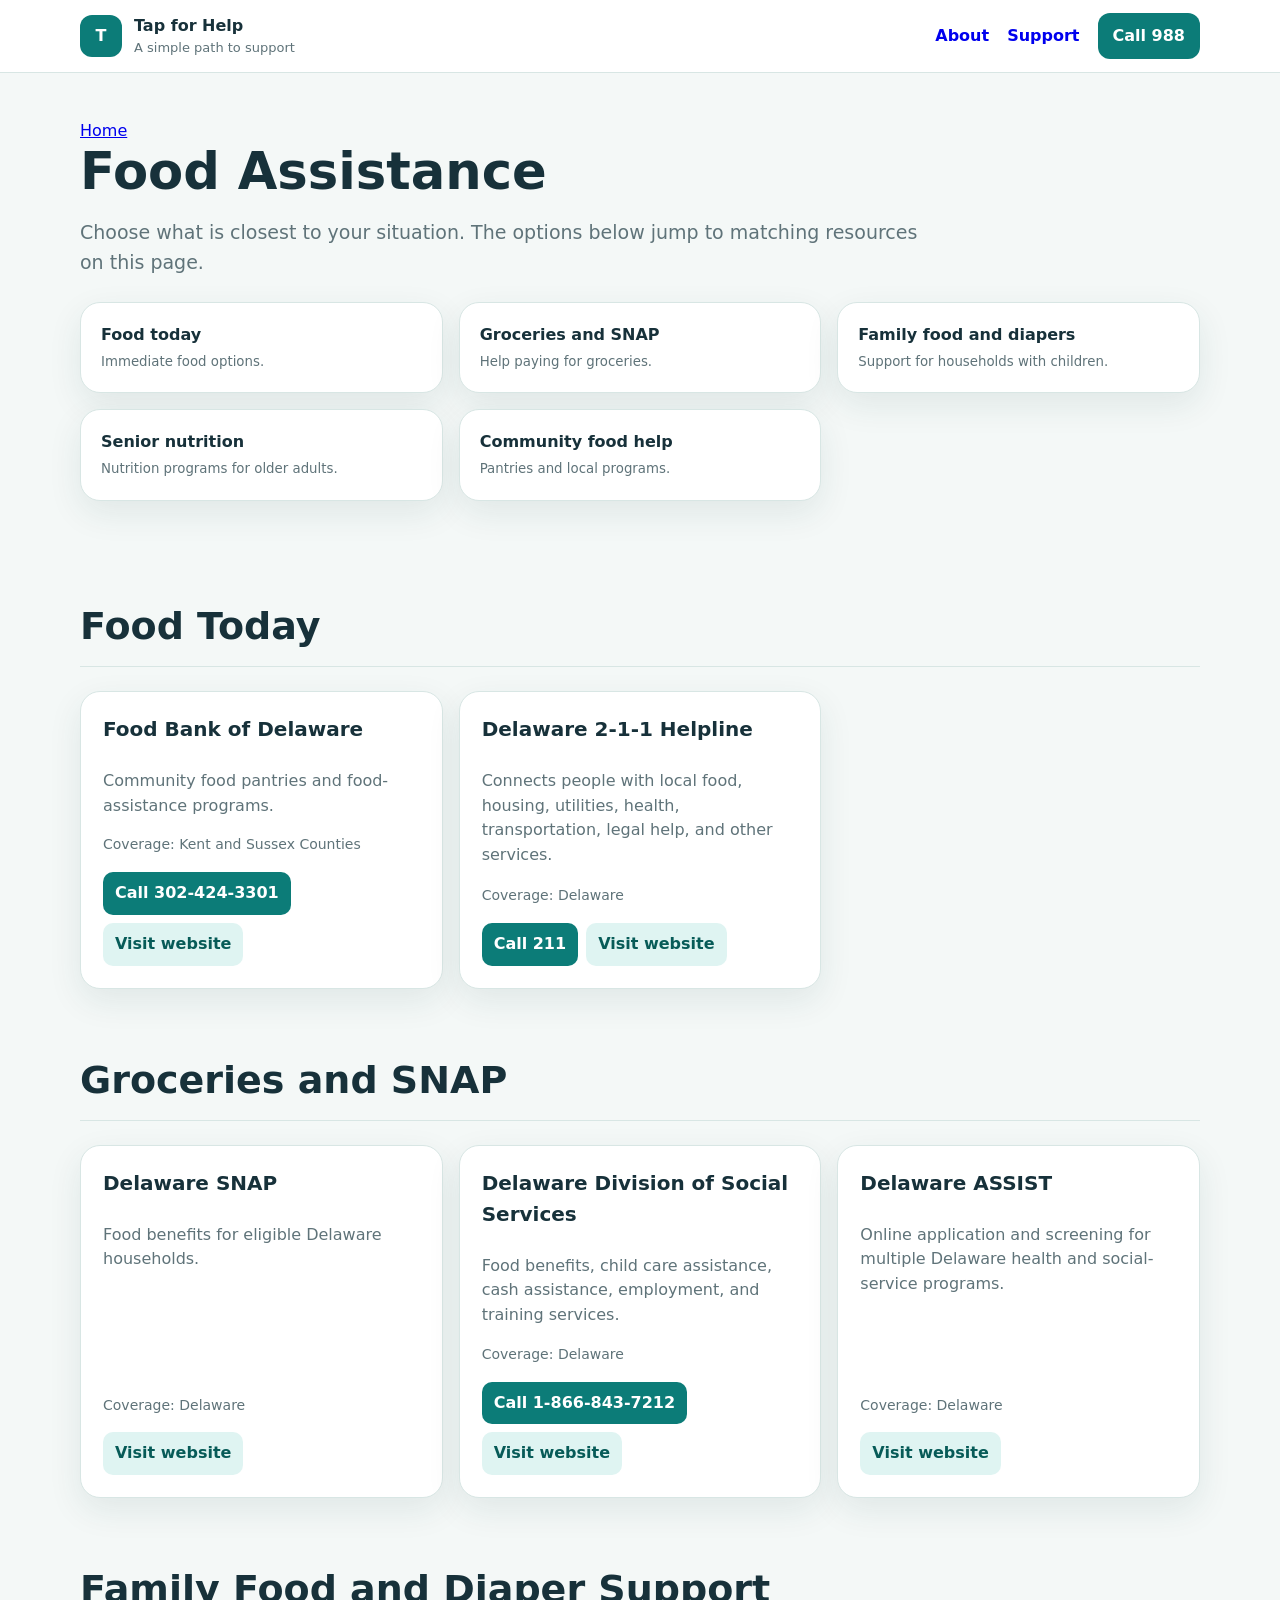
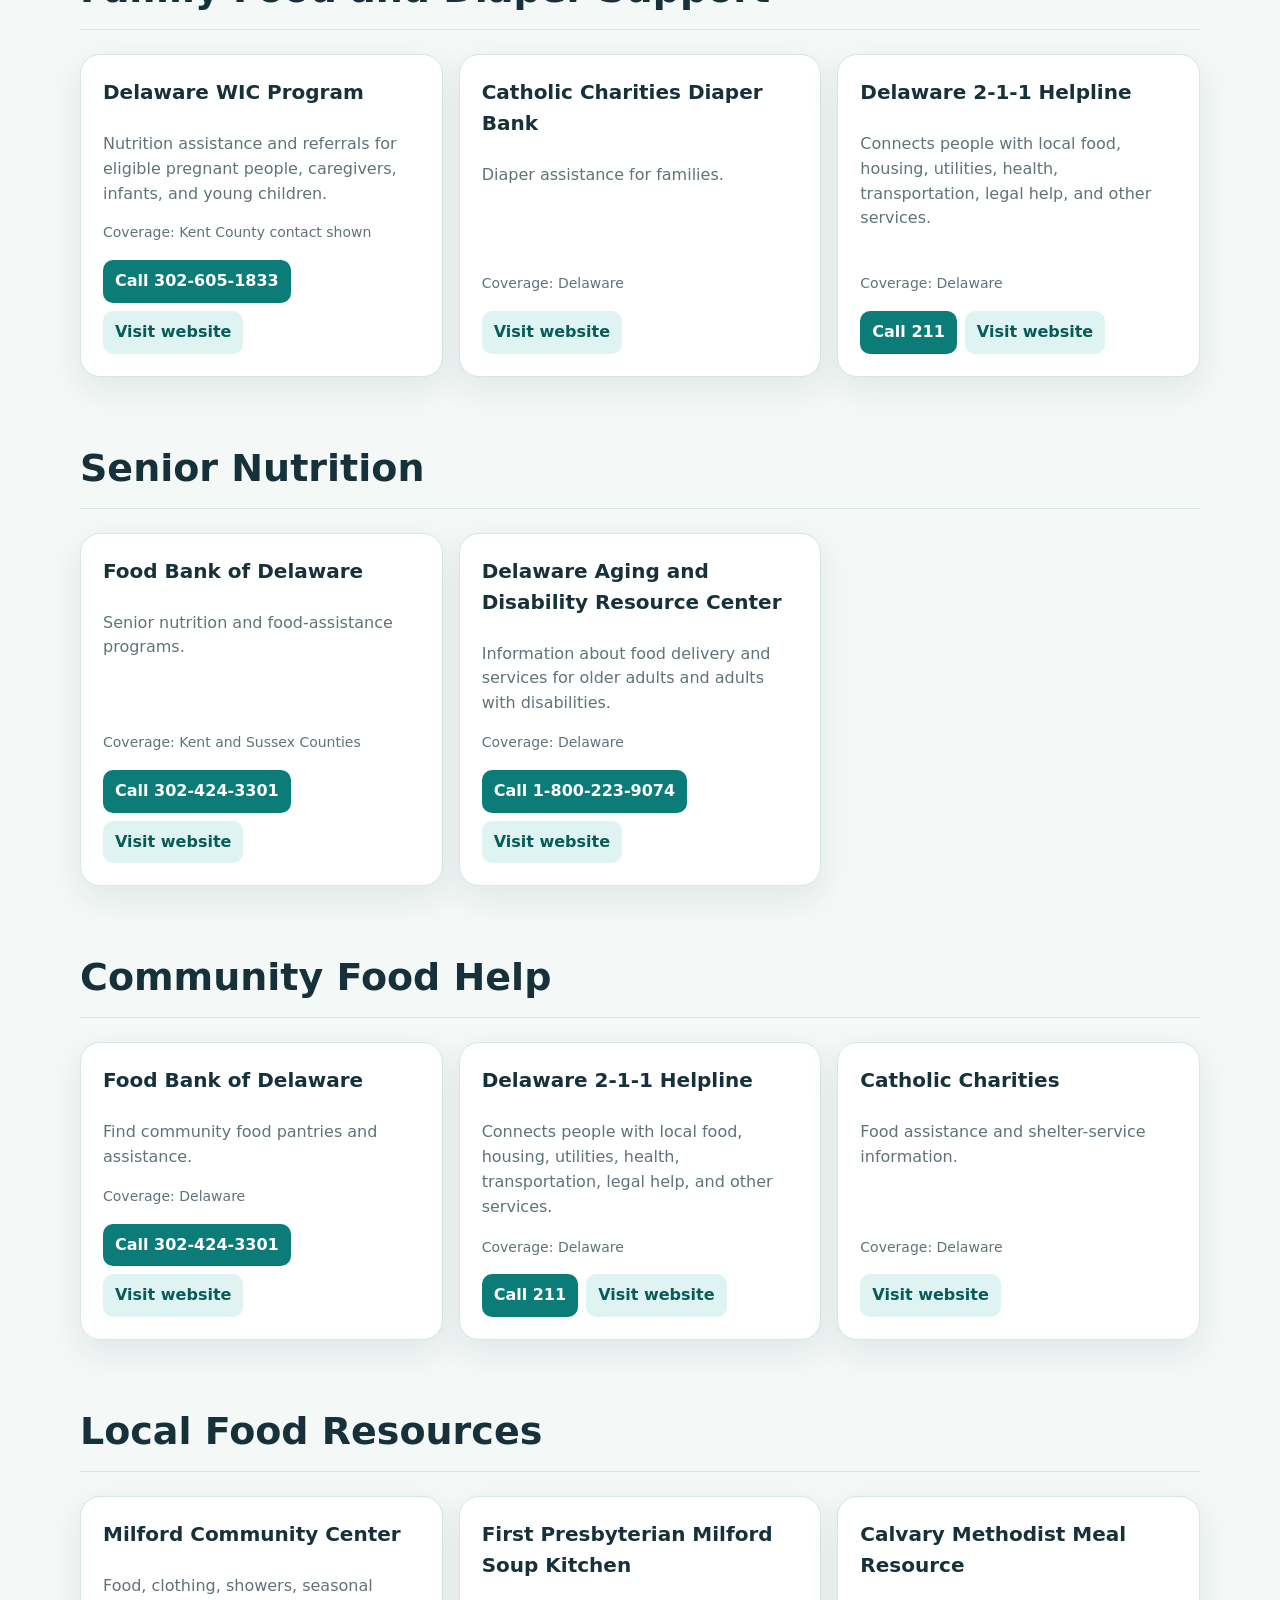
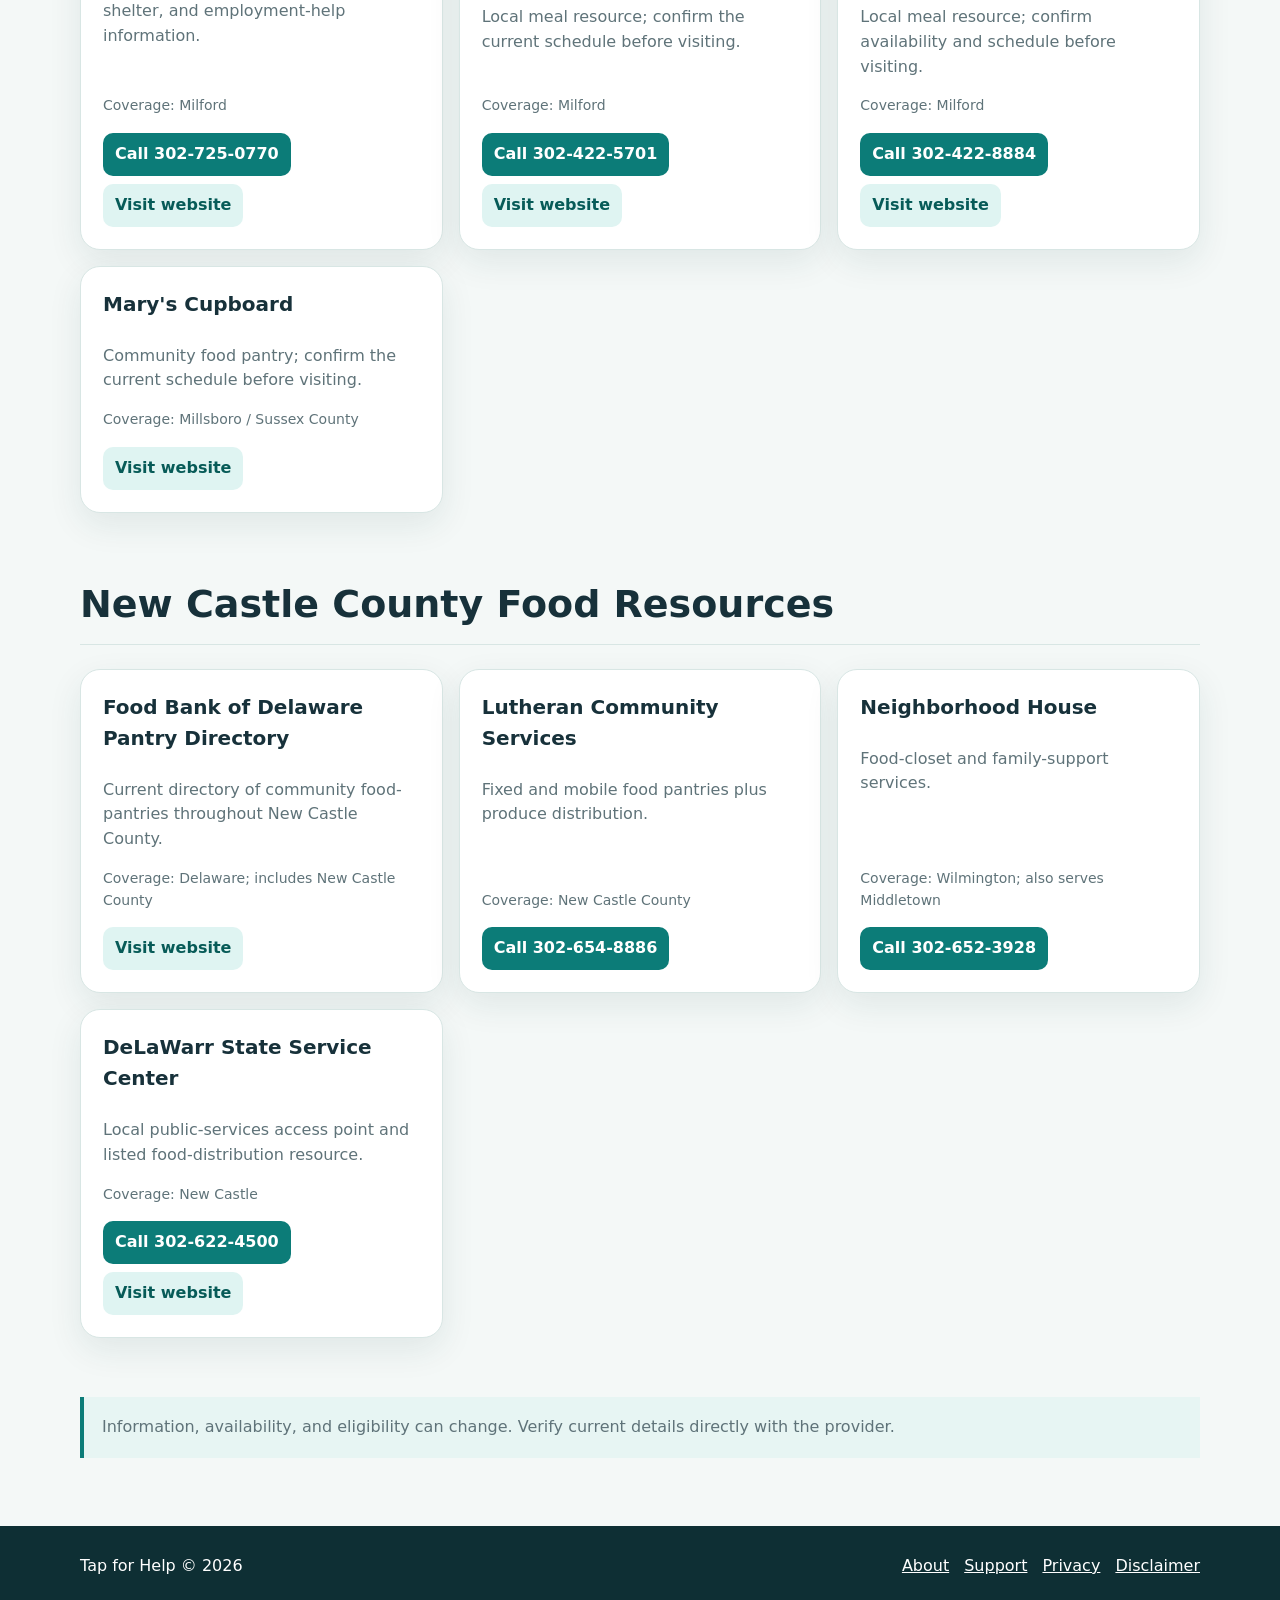
<file: food.html>
<!DOCTYPE html>

<html lang="en"><head><meta charset="utf-8"/><meta content="width=device-width,initial-scale=1" name="viewport"/><title>Food Assistance | Tap for Help</title><link href="styles.css" rel="stylesheet"/></head><body><header><div class="wrap bar"><a class="brand" href="index.html"><span class="mark">T</span><span><strong>Tap for Help</strong><small>A simple path to support</small></span></a><nav class="nav"><a class="hide" href="about.html">About</a><a class="hide" href="support.html">Support</a><a class="call" href="tel:988">Call 988</a></nav></div></header><main><section class="page"><div class="wrap"><a href="index.html">Home</a><h1>Food Assistance</h1><p class="lead">Choose what is closest to your situation. The options below jump to matching resources on this page.</p><div class="paths"><a class="path" href="#today">Food today<small>Immediate food options.</small></a><a class="path" href="#snap">Groceries and SNAP<small>Help paying for groceries.</small></a><a class="path" href="#family">Family food and diapers<small>Support for households with children.</small></a><a class="path" href="#senior">Senior nutrition<small>Nutrition programs for older adults.</small></a><a class="path" href="#community">Community food help<small>Pantries and local programs.</small></a></div></div></section><section class="section"><div class="wrap"><section class="resource-section" id="today"><h2>Food Today</h2><div class="resources"><article class="resource"><h3>Food Bank of Delaware</h3><p>Community food pantries and food-assistance programs.</p><div class="meta">Coverage: Kent and Sussex Counties</div><div class="actions"><a class="button" href="tel:3024243301">Call 302-424-3301</a><a class="button alt" href="https://www.fbd.org/get-help/" rel="noopener" target="_blank">Visit website</a></div></article><article class="resource"><h3>Delaware 2-1-1 Helpline</h3><p>Connects people with local food, housing, utilities, health, transportation, legal help, and other services.</p><div class="meta">Coverage: Delaware</div><div class="actions"><a class="button" href="tel:211">Call 211</a><a class="button alt" href="https://delaware211.org/" rel="noopener" target="_blank">Visit website</a></div></article></div></section><section class="resource-section" id="snap"><h2>Groceries and SNAP</h2><div class="resources"><article class="resource"><h3>Delaware SNAP</h3><p>Food benefits for eligible Delaware households.</p><div class="meta">Coverage: Delaware</div><div class="actions"><a class="button alt" href="https://dhss.delaware.gov/dss/division-of-social-services/snap/" rel="noopener" target="_blank">Visit website</a></div></article><article class="resource"><h3>Delaware Division of Social Services</h3><p>Food benefits, child care assistance, cash assistance, employment, and training services.</p><div class="meta">Coverage: Delaware</div><div class="actions"><a class="button" href="tel:18668437212">Call 1-866-843-7212</a><a class="button alt" href="https://dhss.delaware.gov/dss/" rel="noopener" target="_blank">Visit website</a></div></article><article class="resource"><h3>Delaware ASSIST</h3><p>Online application and screening for multiple Delaware health and social-service programs.</p><div class="meta">Coverage: Delaware</div><div class="actions"><a class="button alt" href="https://assist.dhss.delaware.gov/" rel="noopener" target="_blank">Visit website</a></div></article></div></section><section class="resource-section" id="family"><h2>Family Food and Diaper Support</h2><div class="resources"><article class="resource"><h3>Delaware WIC Program</h3><p>Nutrition assistance and referrals for eligible pregnant people, caregivers, infants, and young children.</p><div class="meta">Coverage: Kent County contact shown</div><div class="actions"><a class="button" href="tel:3026051833">Call 302-605-1833</a><a class="button alt" href="https://dhss.delaware.gov/dph/chca/dphwichominf01.html" rel="noopener" target="_blank">Visit website</a></div></article><article class="resource"><h3>Catholic Charities Diaper Bank</h3><p>Diaper assistance for families.</p><div class="meta">Coverage: Delaware</div><div class="actions"><a class="button alt" href="https://ccwilm.org/program/diaper-bank/" rel="noopener" target="_blank">Visit website</a></div></article><article class="resource"><h3>Delaware 2-1-1 Helpline</h3><p>Connects people with local food, housing, utilities, health, transportation, legal help, and other services.</p><div class="meta">Coverage: Delaware</div><div class="actions"><a class="button" href="tel:211">Call 211</a><a class="button alt" href="https://delaware211.org/" rel="noopener" target="_blank">Visit website</a></div></article></div></section><section class="resource-section" id="senior"><h2>Senior Nutrition</h2><div class="resources"><article class="resource"><h3>Food Bank of Delaware</h3><p>Senior nutrition and food-assistance programs.</p><div class="meta">Coverage: Kent and Sussex Counties</div><div class="actions"><a class="button" href="tel:3024243301">Call 302-424-3301</a><a class="button alt" href="https://www.fbd.org/get-help/" rel="noopener" target="_blank">Visit website</a></div></article><article class="resource"><h3>Delaware Aging and Disability Resource Center</h3><p>Information about food delivery and services for older adults and adults with disabilities.</p><div class="meta">Coverage: Delaware</div><div class="actions"><a class="button" href="tel:18002239074">Call 1-800-223-9074</a><a class="button alt" href="https://www.delawareadrc.com/" rel="noopener" target="_blank">Visit website</a></div></article></div></section><section class="resource-section" id="community"><h2>Community Food Help</h2><div class="resources"><article class="resource"><h3>Food Bank of Delaware</h3><p>Find community food pantries and assistance.</p><div class="meta">Coverage: Delaware</div><div class="actions"><a class="button" href="tel:3024243301">Call 302-424-3301</a><a class="button alt" href="https://www.fbd.org/get-help/" rel="noopener" target="_blank">Visit website</a></div></article><article class="resource"><h3>Delaware 2-1-1 Helpline</h3><p>Connects people with local food, housing, utilities, health, transportation, legal help, and other services.</p><div class="meta">Coverage: Delaware</div><div class="actions"><a class="button" href="tel:211">Call 211</a><a class="button alt" href="https://delaware211.org/" rel="noopener" target="_blank">Visit website</a></div></article><article class="resource"><h3>Catholic Charities</h3><p>Food assistance and shelter-service information.</p><div class="meta">Coverage: Delaware</div><div class="actions"><a class="button alt" href="https://ccwilm.org/program/diaper-bank/" rel="noopener" target="_blank">Visit website</a></div></article></div></section><section class="resource-section" id="local-food"><h2>Local Food Resources</h2><div class="resources"><article class="resource"><h3>Milford Community Center</h3><p>Food, clothing, showers, seasonal shelter, and employment-help information.</p><div class="meta">Coverage: Milford</div><div class="actions"><a class="button" href="tel:3027250770">Call 302-725-0770</a><a class="button alt" href="https://www.cityofmilford.com/DocumentCenter/View/2396/Community-Assistance-Resources-" rel="noopener" target="_blank">Visit website</a></div></article><article class="resource"><h3>First Presbyterian Milford Soup Kitchen</h3><p>Local meal resource; confirm the current schedule before visiting.</p><div class="meta">Coverage: Milford</div><div class="actions"><a class="button" href="tel:3024225701">Call 302-422-5701</a><a class="button alt" href="https://www.cityofmilford.com/DocumentCenter/View/2396/Community-Assistance-Resources-" rel="noopener" target="_blank">Visit website</a></div></article><article class="resource"><h3>Calvary Methodist Meal Resource</h3><p>Local meal resource; confirm availability and schedule before visiting.</p><div class="meta">Coverage: Milford</div><div class="actions"><a class="button" href="tel:3024228884">Call 302-422-8884</a><a class="button alt" href="https://www.cityofmilford.com/DocumentCenter/View/2396/Community-Assistance-Resources-" rel="noopener" target="_blank">Visit website</a></div></article><article class="resource"><h3>Mary's Cupboard</h3><p>Community food pantry; confirm the current schedule before visiting.</p><div class="meta">Coverage: Millsboro / Sussex County</div><div class="actions"><a class="button alt" href="https://www.smammop.com/community-assistance" rel="noopener" target="_blank">Visit website</a></div></article></div></section><section class="resource-section" id="new-castle-food"><h2>New Castle County Food Resources</h2><div class="resources"><article class="resource"><h3>Food Bank of Delaware Pantry Directory</h3><p>Current directory of community food-pantries throughout New Castle County.</p><div class="meta">Coverage: Delaware; includes New Castle County</div><div class="actions"><a class="button alt" href="https://www.fbd.org/get-help/community-food-pantries/" rel="noopener" target="_blank">Visit website</a></div></article><article class="resource"><h3>Lutheran Community Services</h3><p>Fixed and mobile food pantries plus produce distribution.</p><div class="meta">Coverage: New Castle County</div><div class="actions"><a class="button" href="tel:3026548886">Call 302-654-8886</a></div></article><article class="resource"><h3>Neighborhood House</h3><p>Food-closet and family-support services.</p><div class="meta">Coverage: Wilmington; also serves Middletown</div><div class="actions"><a class="button" href="tel:3026523928">Call 302-652-3928</a></div></article><article class="resource"><h3>DeLaWarr State Service Center</h3><p>Local public-services access point and listed food-distribution resource.</p><div class="meta">Coverage: New Castle</div><div class="actions"><a class="button" href="tel:3026224500">Call 302-622-4500</a><a class="button alt" href="https://www.dhss.delaware.gov/dhss/main/maps/dsscmap/delawarr.htm" rel="noopener" target="_blank">Visit website</a></div></article></div></section><p class="notice">Information, availability, and eligibility can change. Verify current details directly with the provider.</p></div></section></main><footer><div class="wrap foot"><span>Tap for Help © <span id="year"></span></span><nav><a href="about.html">About</a><a href="support.html">Support</a><a href="privacy.html">Privacy</a><a href="disclaimer.html">Disclaimer</a></nav></div></footer><script src="script.js"></script></body></html>
</file>
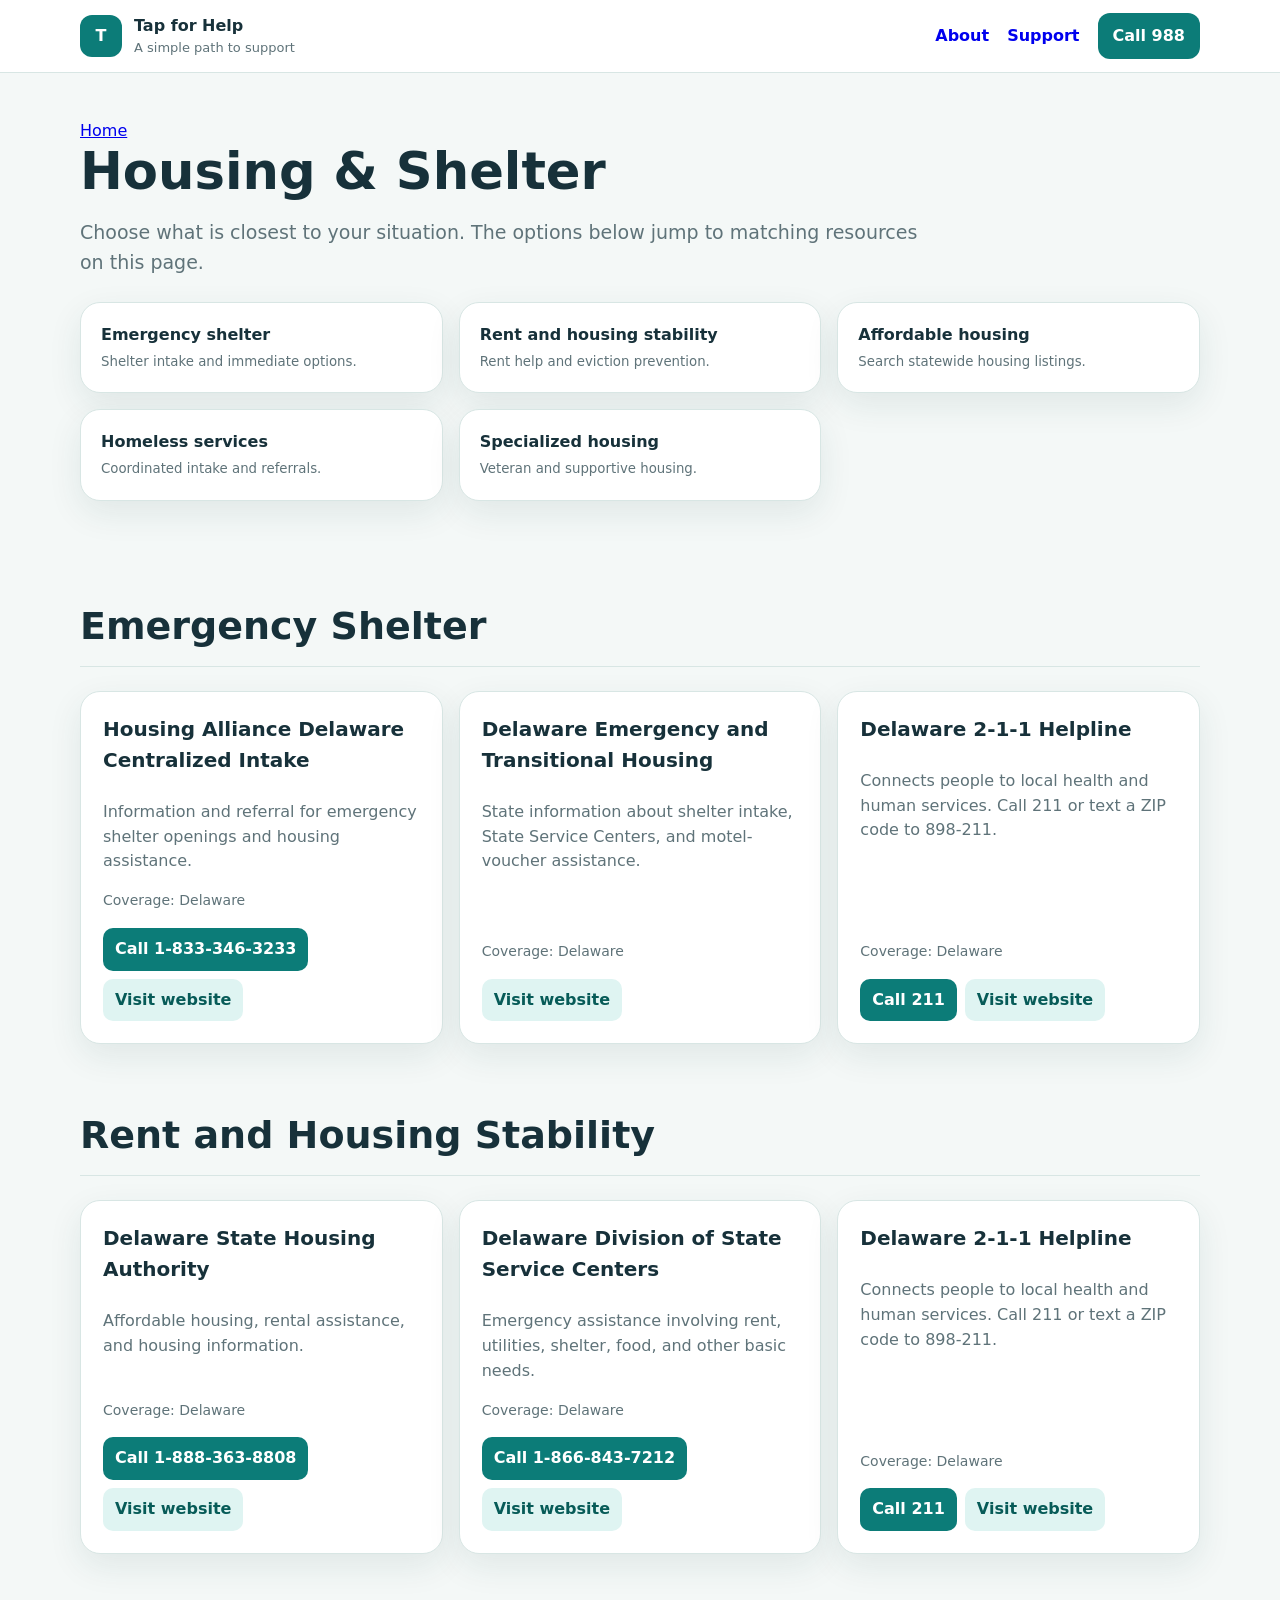
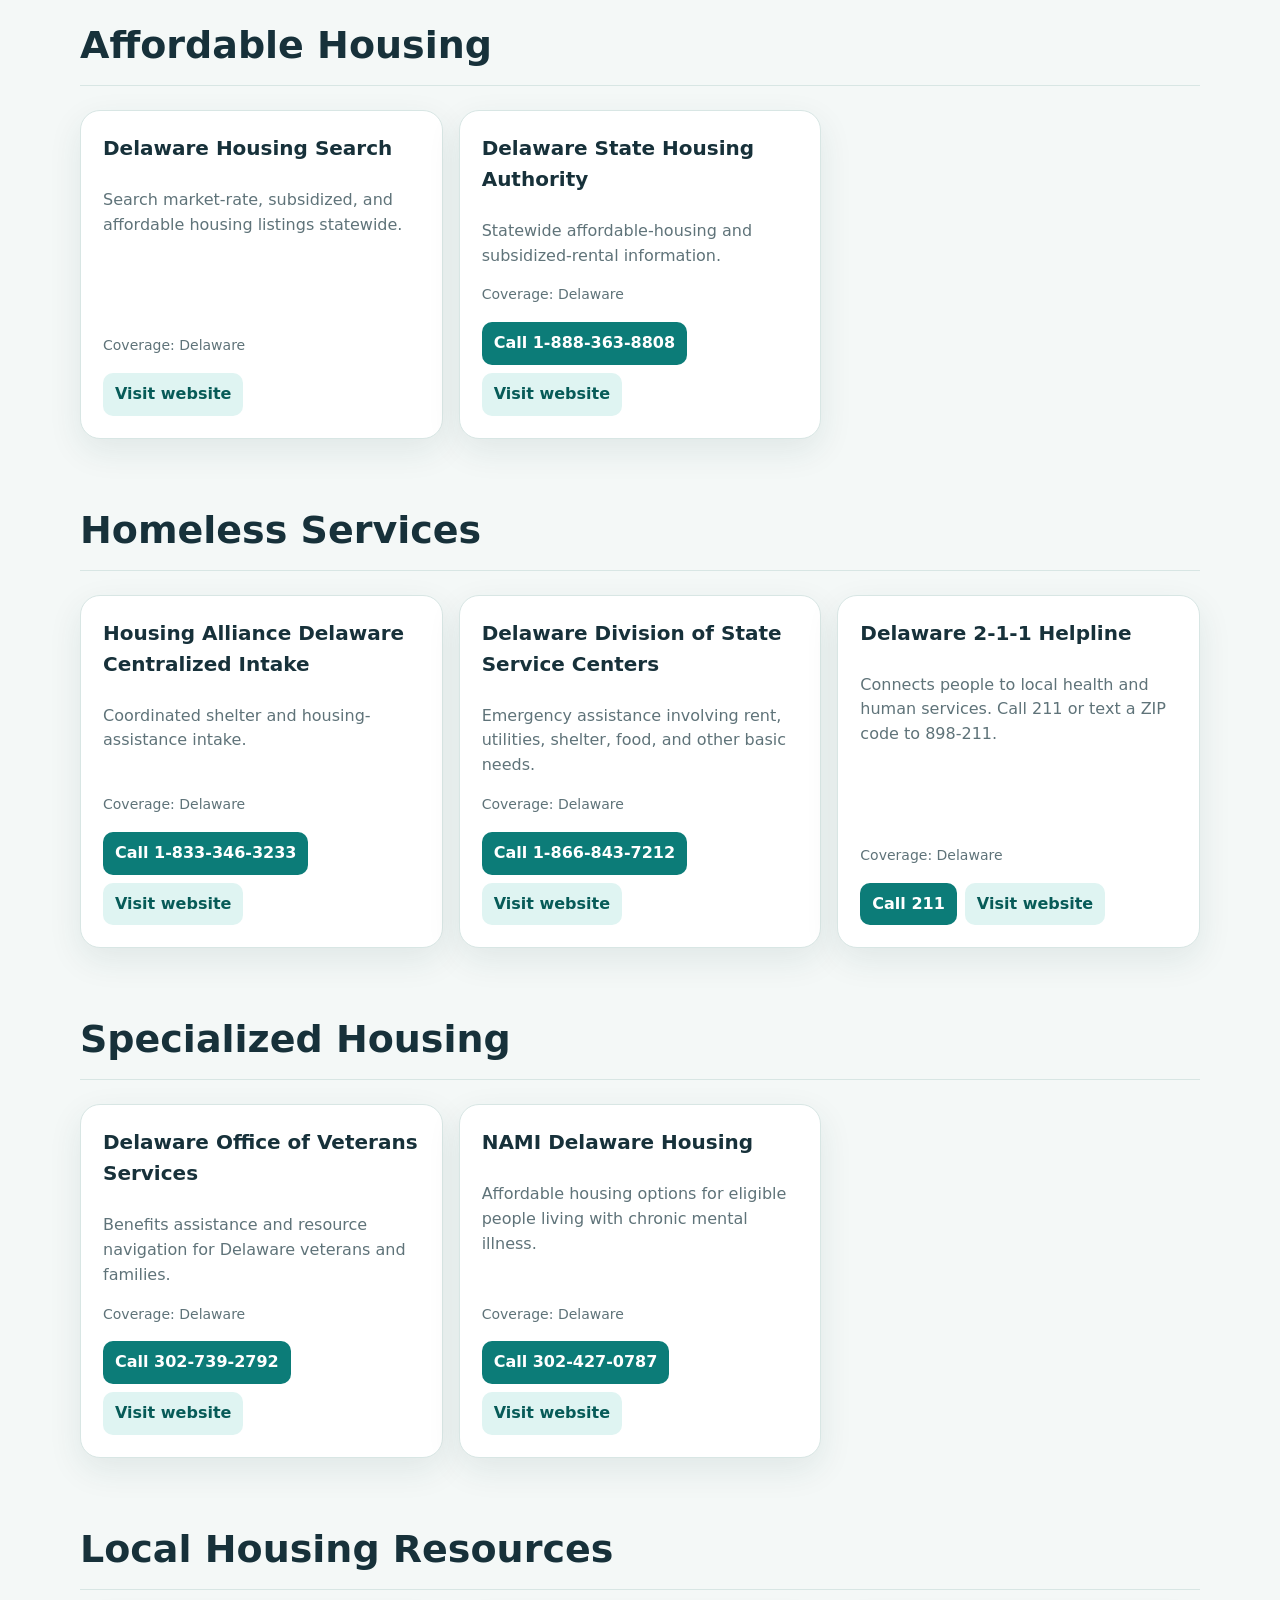
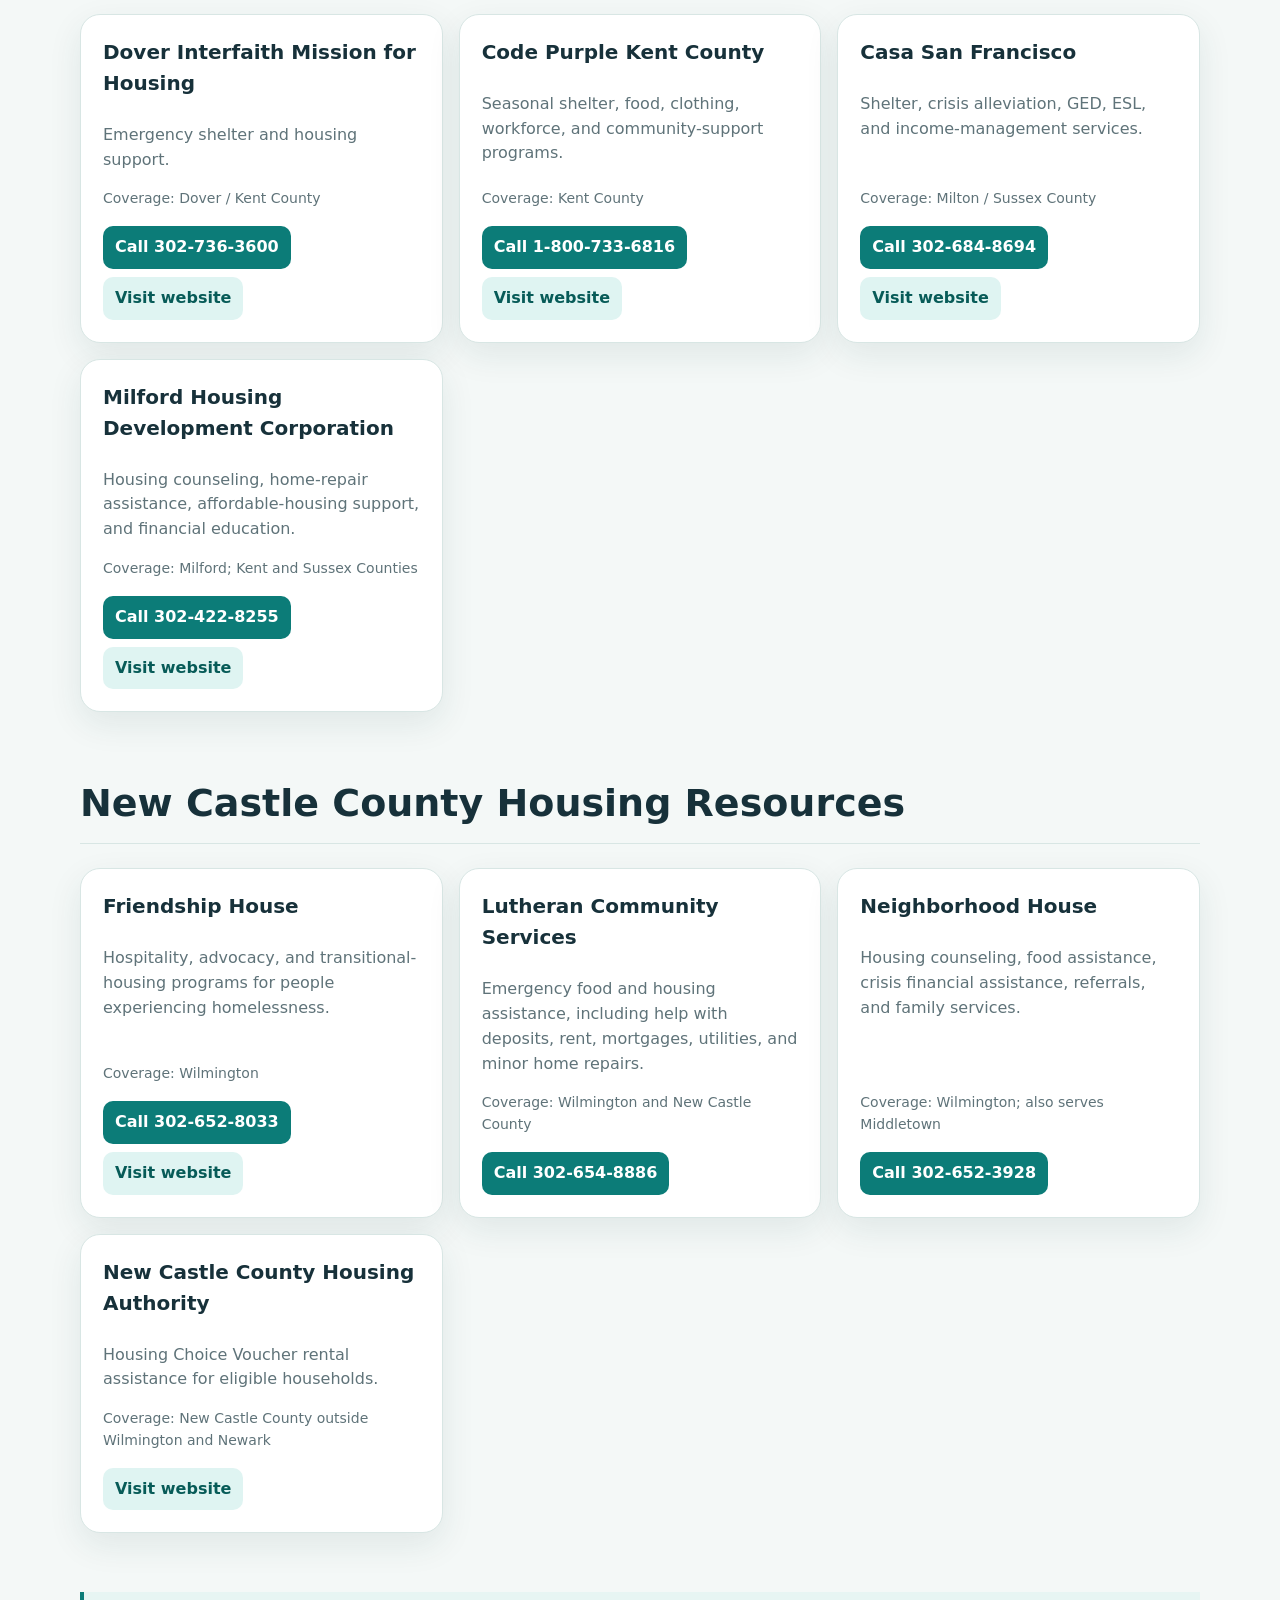
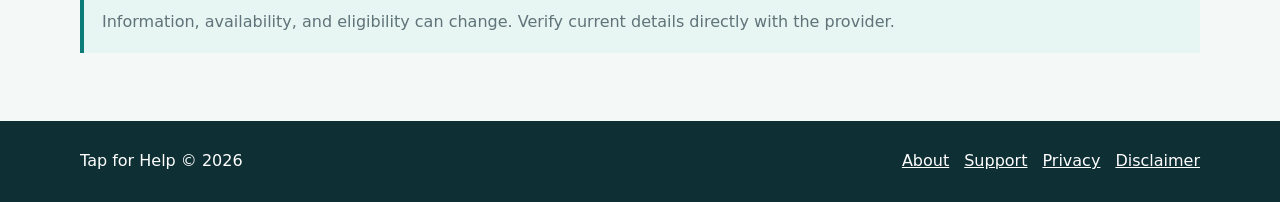
<file: housing.html>
<!DOCTYPE html>

<html lang="en"><head><meta charset="utf-8"/><meta content="width=device-width,initial-scale=1" name="viewport"/><title>Housing &amp; Shelter | Tap for Help</title><link href="styles.css" rel="stylesheet"/></head><body><header><div class="wrap bar"><a class="brand" href="index.html"><span class="mark">T</span><span><strong>Tap for Help</strong><small>A simple path to support</small></span></a><nav class="nav"><a class="hide" href="about.html">About</a><a class="hide" href="support.html">Support</a><a class="call" href="tel:988">Call 988</a></nav></div></header><main><section class="page"><div class="wrap"><a href="index.html">Home</a><h1>Housing &amp; Shelter</h1><p class="lead">Choose what is closest to your situation. The options below jump to matching resources on this page.</p><div class="paths"><a class="path" href="#shelter">Emergency shelter<small>Shelter intake and immediate options.</small></a><a class="path" href="#rent">Rent and housing stability<small>Rent help and eviction prevention.</small></a><a class="path" href="#affordable">Affordable housing<small>Search statewide housing listings.</small></a><a class="path" href="#homeless">Homeless services<small>Coordinated intake and referrals.</small></a><a class="path" href="#special">Specialized housing<small>Veteran and supportive housing.</small></a></div></div></section><section class="section"><div class="wrap"><section class="resource-section" id="shelter"><h2>Emergency Shelter</h2><div class="resources"><article class="resource"><h3>Housing Alliance Delaware Centralized Intake</h3><p>Information and referral for emergency shelter openings and housing assistance.</p><div class="meta">Coverage: Delaware</div><div class="actions"><a class="button" href="tel:18333463233">Call 1-833-346-3233</a><a class="button alt" href="https://housingalliancede.org/" rel="noopener" target="_blank">Visit website</a></div></article><article class="resource"><h3>Delaware Emergency and Transitional Housing</h3><p>State information about shelter intake, State Service Centers, and motel-voucher assistance.</p><div class="meta">Coverage: Delaware</div><div class="actions"><a class="button alt" href="https://dhss.delaware.gov/dss/division-of-social-services/emergency-and-transitional-housing/" rel="noopener" target="_blank">Visit website</a></div></article><article class="resource"><h3>Delaware 2-1-1 Helpline</h3><p>Connects people to local health and human services. Call 211 or text a ZIP code to 898-211.</p><div class="meta">Coverage: Delaware</div><div class="actions"><a class="button" href="tel:211">Call 211</a><a class="button alt" href="https://delaware211.org/" rel="noopener" target="_blank">Visit website</a></div></article></div></section><section class="resource-section" id="rent"><h2>Rent and Housing Stability</h2><div class="resources"><article class="resource"><h3>Delaware State Housing Authority</h3><p>Affordable housing, rental assistance, and housing information.</p><div class="meta">Coverage: Delaware</div><div class="actions"><a class="button" href="tel:18883638808">Call 1-888-363-8808</a><a class="button alt" href="https://www.destatehousing.com/" rel="noopener" target="_blank">Visit website</a></div></article><article class="resource"><h3>Delaware Division of State Service Centers</h3><p>Emergency assistance involving rent, utilities, shelter, food, and other basic needs.</p><div class="meta">Coverage: Delaware</div><div class="actions"><a class="button" href="tel:18668437212">Call 1-866-843-7212</a><a class="button alt" href="https://dhss.delaware.gov/dhss/dssc/" rel="noopener" target="_blank">Visit website</a></div></article><article class="resource"><h3>Delaware 2-1-1 Helpline</h3><p>Connects people to local health and human services. Call 211 or text a ZIP code to 898-211.</p><div class="meta">Coverage: Delaware</div><div class="actions"><a class="button" href="tel:211">Call 211</a><a class="button alt" href="https://delaware211.org/" rel="noopener" target="_blank">Visit website</a></div></article></div></section><section class="resource-section" id="affordable"><h2>Affordable Housing</h2><div class="resources"><article class="resource"><h3>Delaware Housing Search</h3><p>Search market-rate, subsidized, and affordable housing listings statewide.</p><div class="meta">Coverage: Delaware</div><div class="actions"><a class="button alt" href="https://www.delawarehousingsearch.org/" rel="noopener" target="_blank">Visit website</a></div></article><article class="resource"><h3>Delaware State Housing Authority</h3><p>Statewide affordable-housing and subsidized-rental information.</p><div class="meta">Coverage: Delaware</div><div class="actions"><a class="button" href="tel:18883638808">Call 1-888-363-8808</a><a class="button alt" href="https://www.destatehousing.com/" rel="noopener" target="_blank">Visit website</a></div></article></div></section><section class="resource-section" id="homeless"><h2>Homeless Services</h2><div class="resources"><article class="resource"><h3>Housing Alliance Delaware Centralized Intake</h3><p>Coordinated shelter and housing-assistance intake.</p><div class="meta">Coverage: Delaware</div><div class="actions"><a class="button" href="tel:18333463233">Call 1-833-346-3233</a><a class="button alt" href="https://housingalliancede.org/" rel="noopener" target="_blank">Visit website</a></div></article><article class="resource"><h3>Delaware Division of State Service Centers</h3><p>Emergency assistance involving rent, utilities, shelter, food, and other basic needs.</p><div class="meta">Coverage: Delaware</div><div class="actions"><a class="button" href="tel:18668437212">Call 1-866-843-7212</a><a class="button alt" href="https://dhss.delaware.gov/dhss/dssc/" rel="noopener" target="_blank">Visit website</a></div></article><article class="resource"><h3>Delaware 2-1-1 Helpline</h3><p>Connects people to local health and human services. Call 211 or text a ZIP code to 898-211.</p><div class="meta">Coverage: Delaware</div><div class="actions"><a class="button" href="tel:211">Call 211</a><a class="button alt" href="https://delaware211.org/" rel="noopener" target="_blank">Visit website</a></div></article></div></section><section class="resource-section" id="special"><h2>Specialized Housing</h2><div class="resources"><article class="resource"><h3>Delaware Office of Veterans Services</h3><p>Benefits assistance and resource navigation for Delaware veterans and families.</p><div class="meta">Coverage: Delaware</div><div class="actions"><a class="button" href="tel:3027392792">Call 302-739-2792</a><a class="button alt" href="https://vets.delaware.gov/" rel="noopener" target="_blank">Visit website</a></div></article><article class="resource"><h3>NAMI Delaware Housing</h3><p>Affordable housing options for eligible people living with chronic mental illness.</p><div class="meta">Coverage: Delaware</div><div class="actions"><a class="button" href="tel:3024270787">Call 302-427-0787</a><a class="button alt" href="https://www.namidelaware.org/housing/" rel="noopener" target="_blank">Visit website</a></div></article></div></section><section class="resource-section" id="local-housing"><h2>Local Housing Resources</h2><div class="resources"><article class="resource"><h3>Dover Interfaith Mission for Housing</h3><p>Emergency shelter and housing support.</p><div class="meta">Coverage: Dover / Kent County</div><div class="actions"><a class="button" href="tel:3027363600">Call 302-736-3600</a><a class="button alt" href="http://www.doverinterfaith.org/" rel="noopener" target="_blank">Visit website</a></div></article><article class="resource"><h3>Code Purple Kent County</h3><p>Seasonal shelter, food, clothing, workforce, and community-support programs.</p><div class="meta">Coverage: Kent County</div><div class="actions"><a class="button" href="tel:18007336816">Call 1-800-733-6816</a><a class="button alt" href="http://codepurpledelaware.org/" rel="noopener" target="_blank">Visit website</a></div></article><article class="resource"><h3>Casa San Francisco</h3><p>Shelter, crisis alleviation, GED, ESL, and income-management services.</p><div class="meta">Coverage: Milton / Sussex County</div><div class="actions"><a class="button" href="tel:3026848694">Call 302-684-8694</a><a class="button alt" href="https://www.ccwilm.org/casa-san-francisco/" rel="noopener" target="_blank">Visit website</a></div></article><article class="resource"><h3>Milford Housing Development Corporation</h3><p>Housing counseling, home-repair assistance, affordable-housing support, and financial education.</p><div class="meta">Coverage: Milford; Kent and Sussex Counties</div><div class="actions"><a class="button" href="tel:3024228255">Call 302-422-8255</a><a class="button alt" href="https://www.milfordhousing.com/" rel="noopener" target="_blank">Visit website</a></div></article></div></section><section class="resource-section" id="new-castle-housing"><h2>New Castle County Housing Resources</h2><div class="resources"><article class="resource"><h3>Friendship House</h3><p>Hospitality, advocacy, and transitional-housing programs for people experiencing homelessness.</p><div class="meta">Coverage: Wilmington</div><div class="actions"><a class="button" href="tel:3026528033">Call 302-652-8033</a><a class="button alt" href="https://friendship-house.org/get-help/" rel="noopener" target="_blank">Visit website</a></div></article><article class="resource"><h3>Lutheran Community Services</h3><p>Emergency food and housing assistance, including help with deposits, rent, mortgages, utilities, and minor home repairs.</p><div class="meta">Coverage: Wilmington and New Castle County</div><div class="actions"><a class="button" href="tel:3026548886">Call 302-654-8886</a></div></article><article class="resource"><h3>Neighborhood House</h3><p>Housing counseling, food assistance, crisis financial assistance, referrals, and family services.</p><div class="meta">Coverage: Wilmington; also serves Middletown</div><div class="actions"><a class="button" href="tel:3026523928">Call 302-652-3928</a></div></article><article class="resource"><h3>New Castle County Housing Authority</h3><p>Housing Choice Voucher rental assistance for eligible households.</p><div class="meta">Coverage: New Castle County outside Wilmington and Newark</div><div class="actions"><a class="button alt" href="https://www.newcastlede.gov/467/Housing-Choice-Voucher-HCV-Program" rel="noopener" target="_blank">Visit website</a></div></article></div></section><p class="notice">Information, availability, and eligibility can change. Verify current details directly with the provider.</p></div></section></main><footer><div class="wrap foot"><span>Tap for Help © <span id="year"></span></span><nav><a href="about.html">About</a><a href="support.html">Support</a><a href="privacy.html">Privacy</a><a href="disclaimer.html">Disclaimer</a></nav></div></footer><script src="script.js"></script></body></html>
</file>
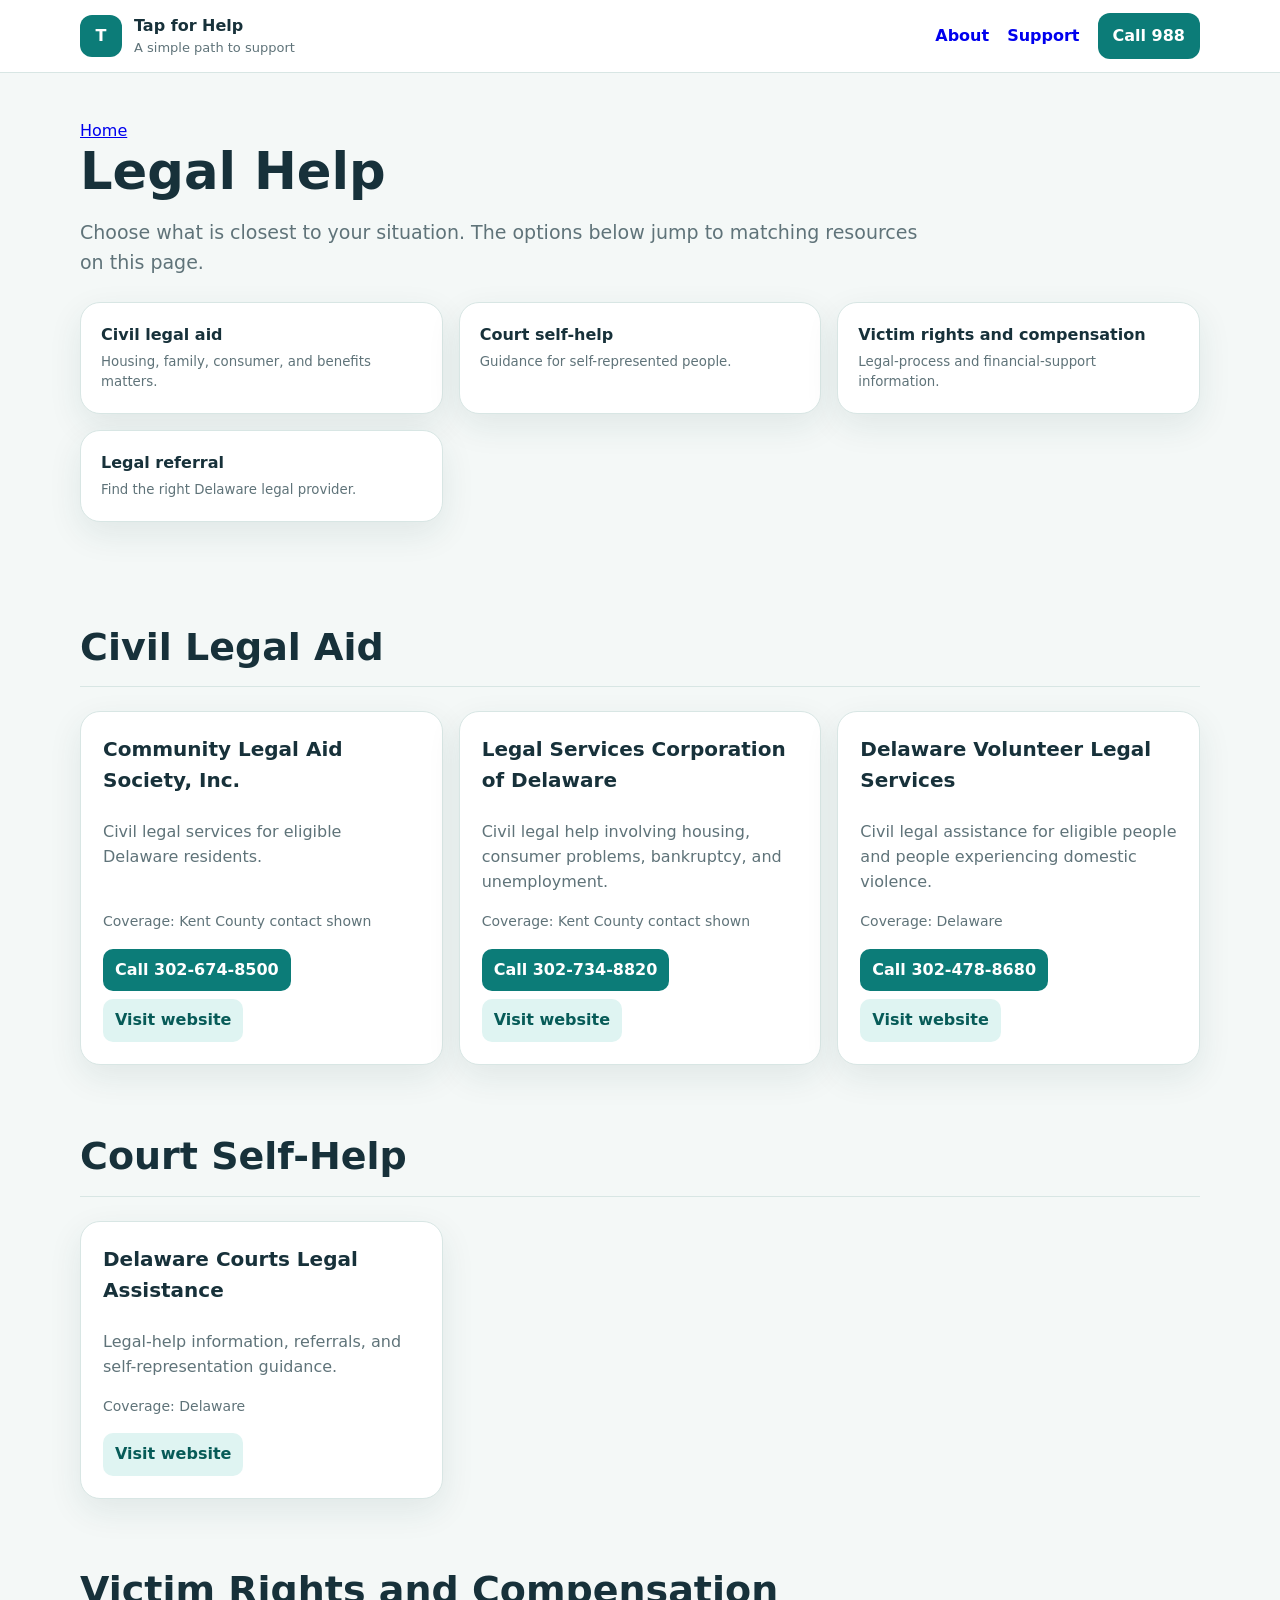
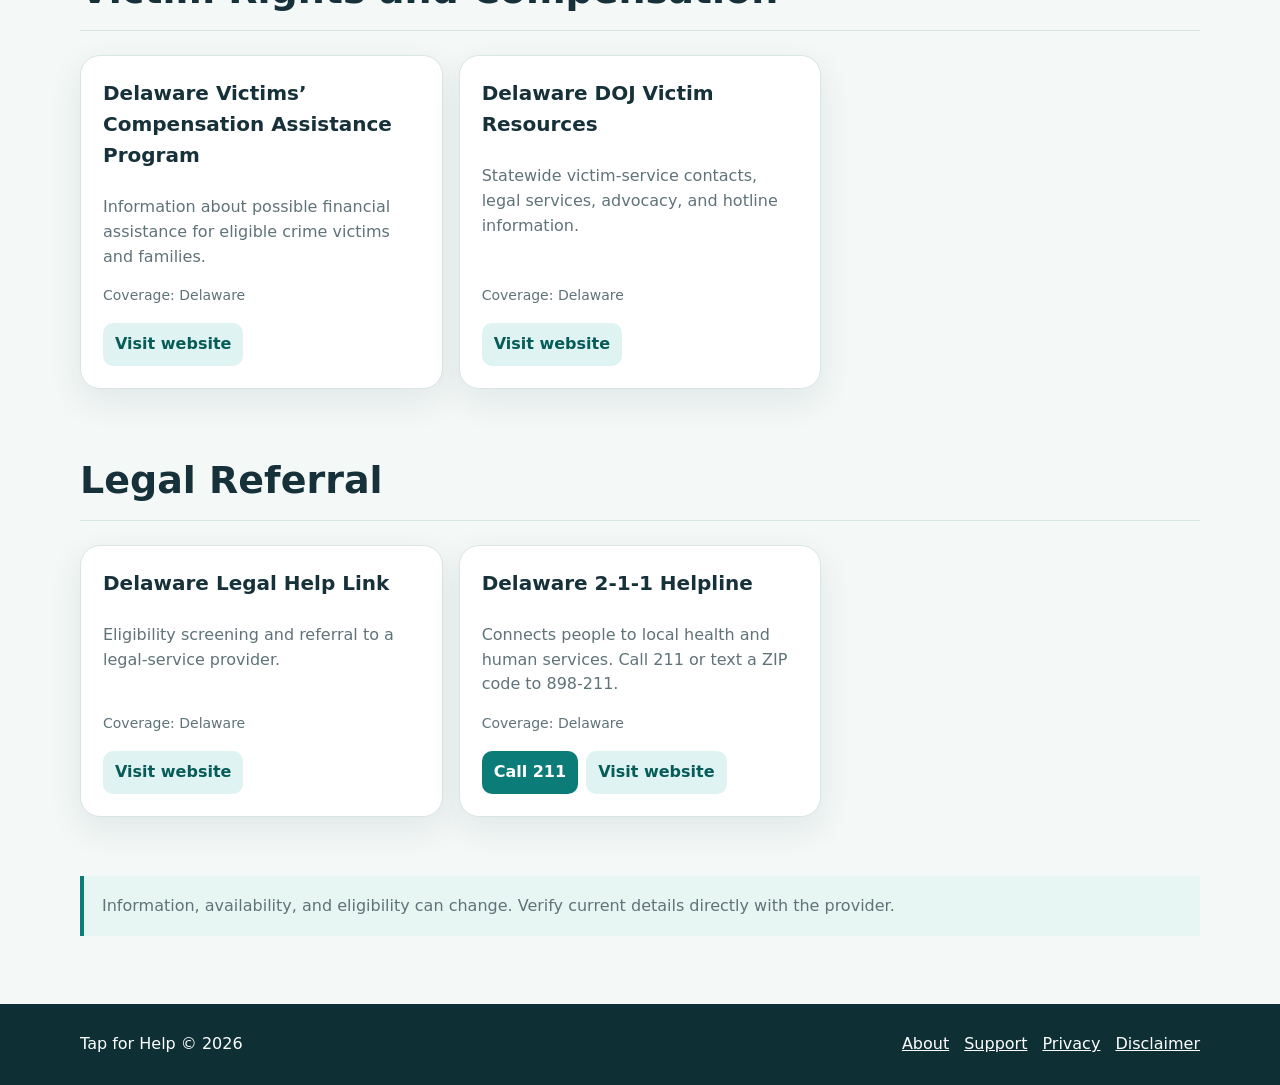
<file: legal.html>
<!DOCTYPE html>

<html lang="en"><head><meta charset="utf-8"/><meta content="width=device-width,initial-scale=1" name="viewport"/><title>Legal Help | Tap for Help</title><link href="styles.css" rel="stylesheet"/></head><body><header><div class="wrap bar"><a class="brand" href="index.html"><span class="mark">T</span><span><strong>Tap for Help</strong><small>A simple path to support</small></span></a><nav class="nav"><a class="hide" href="about.html">About</a><a class="hide" href="support.html">Support</a><a class="call" href="tel:988">Call 988</a></nav></div></header><main><section class="page"><div class="wrap"><a href="index.html">Home</a><h1>Legal Help</h1><p class="lead">Choose what is closest to your situation. The options below jump to matching resources on this page.</p><div class="paths"><a class="path" href="#civil">Civil legal aid<small>Housing, family, consumer, and benefits matters.</small></a><a class="path" href="#selfhelp">Court self-help<small>Guidance for self-represented people.</small></a><a class="path" href="#victims">Victim rights and compensation<small>Legal-process and financial-support information.</small></a><a class="path" href="#referral">Legal referral<small>Find the right Delaware legal provider.</small></a></div></div></section><section class="section"><div class="wrap"><section class="resource-section" id="civil"><h2>Civil Legal Aid</h2><div class="resources"><article class="resource"><h3>Community Legal Aid Society, Inc.</h3><p>Civil legal services for eligible Delaware residents.</p><div class="meta">Coverage: Kent County contact shown</div><div class="actions"><a class="button" href="tel:3026748500">Call 302-674-8500</a><a class="button alt" href="https://www.declasi.org/" rel="noopener" target="_blank">Visit website</a></div></article><article class="resource"><h3>Legal Services Corporation of Delaware</h3><p>Civil legal help involving housing, consumer problems, bankruptcy, and unemployment.</p><div class="meta">Coverage: Kent County contact shown</div><div class="actions"><a class="button" href="tel:3027348820">Call 302-734-8820</a><a class="button alt" href="https://courts.delaware.gov/help/legalassistance.aspx" rel="noopener" target="_blank">Visit website</a></div></article><article class="resource"><h3>Delaware Volunteer Legal Services</h3><p>Civil legal assistance for eligible people and people experiencing domestic violence.</p><div class="meta">Coverage: Delaware</div><div class="actions"><a class="button" href="tel:3024788680">Call 302-478-8680</a><a class="button alt" href="https://courts.delaware.gov/help/legalassistance.aspx" rel="noopener" target="_blank">Visit website</a></div></article></div></section><section class="resource-section" id="selfhelp"><h2>Court Self-Help</h2><div class="resources"><article class="resource"><h3>Delaware Courts Legal Assistance</h3><p>Legal-help information, referrals, and self-representation guidance.</p><div class="meta">Coverage: Delaware</div><div class="actions"><a class="button alt" href="https://courts.delaware.gov/help/legalassistance.aspx" rel="noopener" target="_blank">Visit website</a></div></article></div></section><section class="resource-section" id="victims"><h2>Victim Rights and Compensation</h2><div class="resources"><article class="resource"><h3>Delaware Victims’ Compensation Assistance Program</h3><p>Information about possible financial assistance for eligible crime victims and families.</p><div class="meta">Coverage: Delaware</div><div class="actions"><a class="button alt" href="https://attorneygeneral.delaware.gov/victims-and-witnesses/" rel="noopener" target="_blank">Visit website</a></div></article><article class="resource"><h3>Delaware DOJ Victim Resources</h3><p>Statewide victim-service contacts, legal services, advocacy, and hotline information.</p><div class="meta">Coverage: Delaware</div><div class="actions"><a class="button alt" href="https://attorneygeneral.delaware.gov/criminal/victims_phone/" rel="noopener" target="_blank">Visit website</a></div></article></div></section><section class="resource-section" id="referral"><h2>Legal Referral</h2><div class="resources"><article class="resource"><h3>Delaware Legal Help Link</h3><p>Eligibility screening and referral to a legal-service provider.</p><div class="meta">Coverage: Delaware</div><div class="actions"><a class="button alt" href="https://courts.delaware.gov/help/legalassistance.aspx" rel="noopener" target="_blank">Visit website</a></div></article><article class="resource"><h3>Delaware 2-1-1 Helpline</h3><p>Connects people to local health and human services. Call 211 or text a ZIP code to 898-211.</p><div class="meta">Coverage: Delaware</div><div class="actions"><a class="button" href="tel:211">Call 211</a><a class="button alt" href="https://delaware211.org/" rel="noopener" target="_blank">Visit website</a></div></article></div></section><p class="notice">Information, availability, and eligibility can change. Verify current details directly with the provider.</p></div></section></main><footer><div class="wrap foot"><span>Tap for Help © <span id="year"></span></span><nav><a href="about.html">About</a><a href="support.html">Support</a><a href="privacy.html">Privacy</a><a href="disclaimer.html">Disclaimer</a></nav></div></footer><script src="script.js"></script></body></html>
</file>
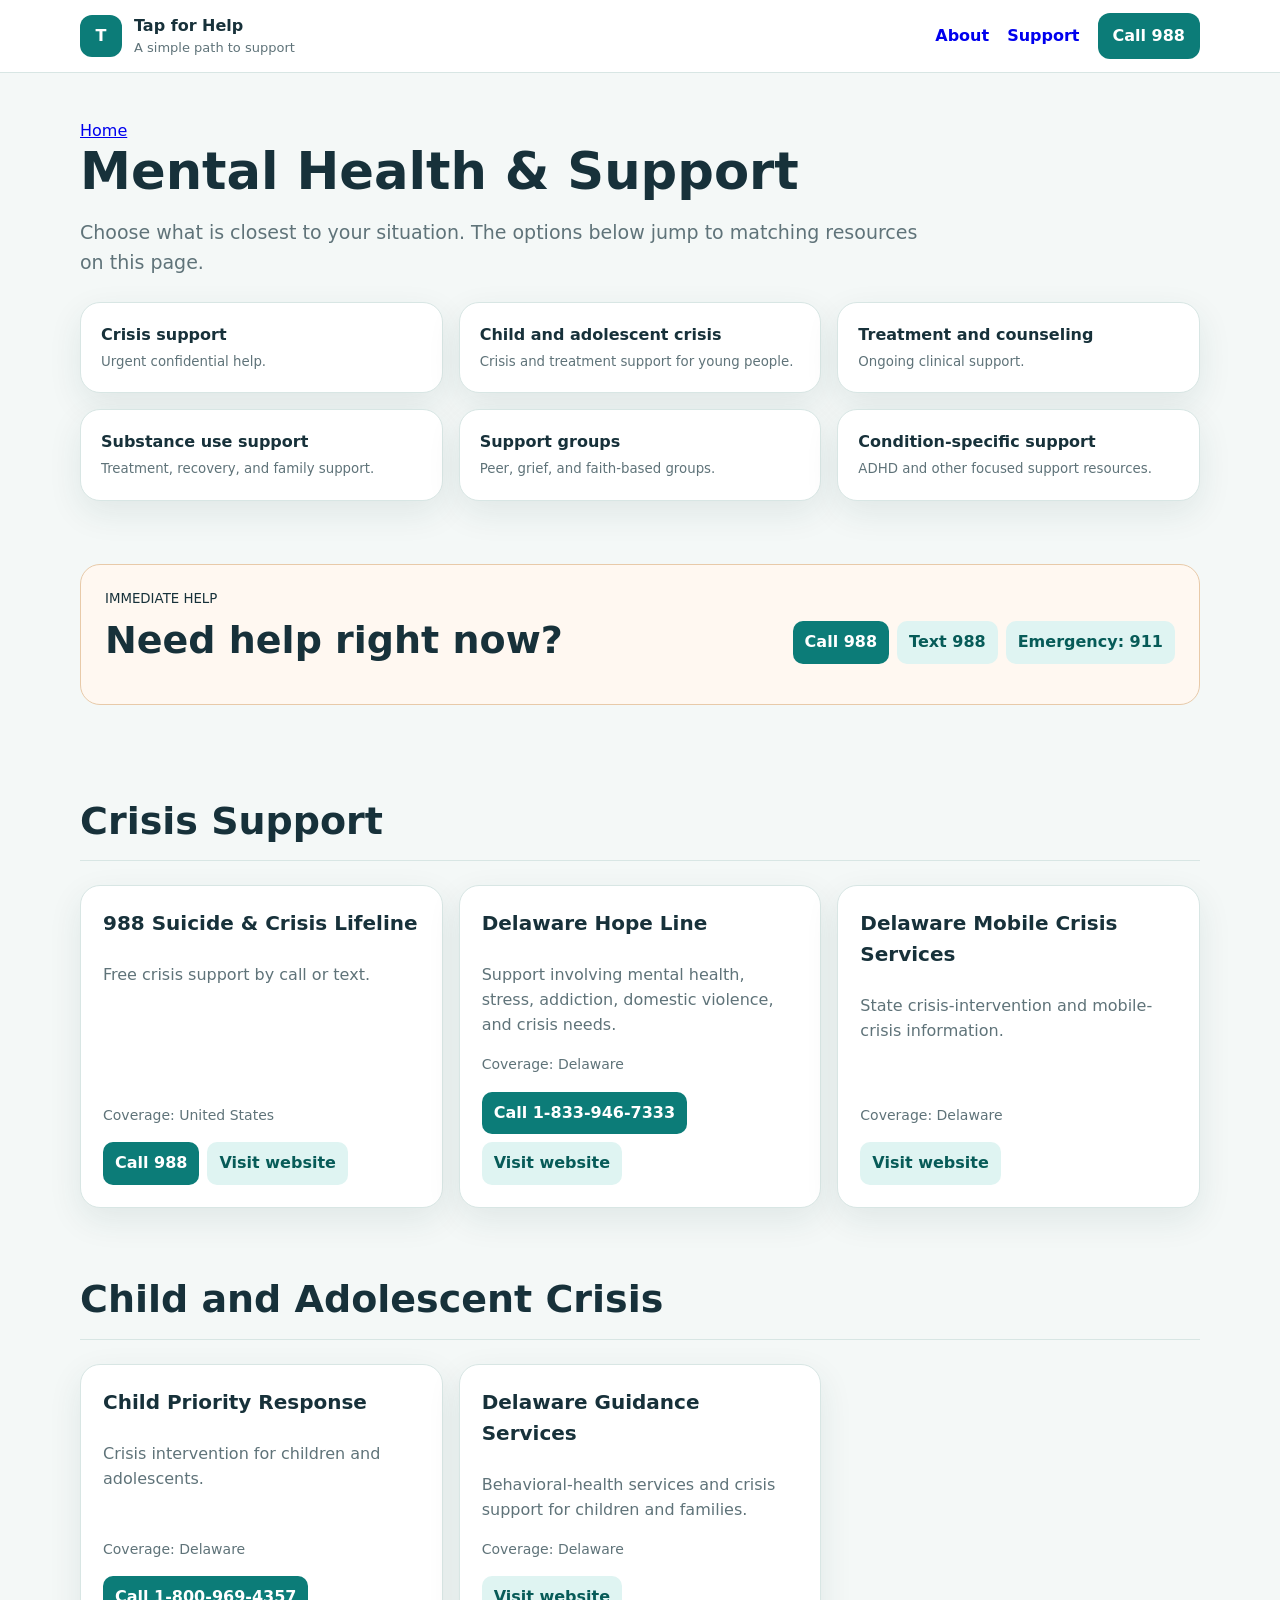
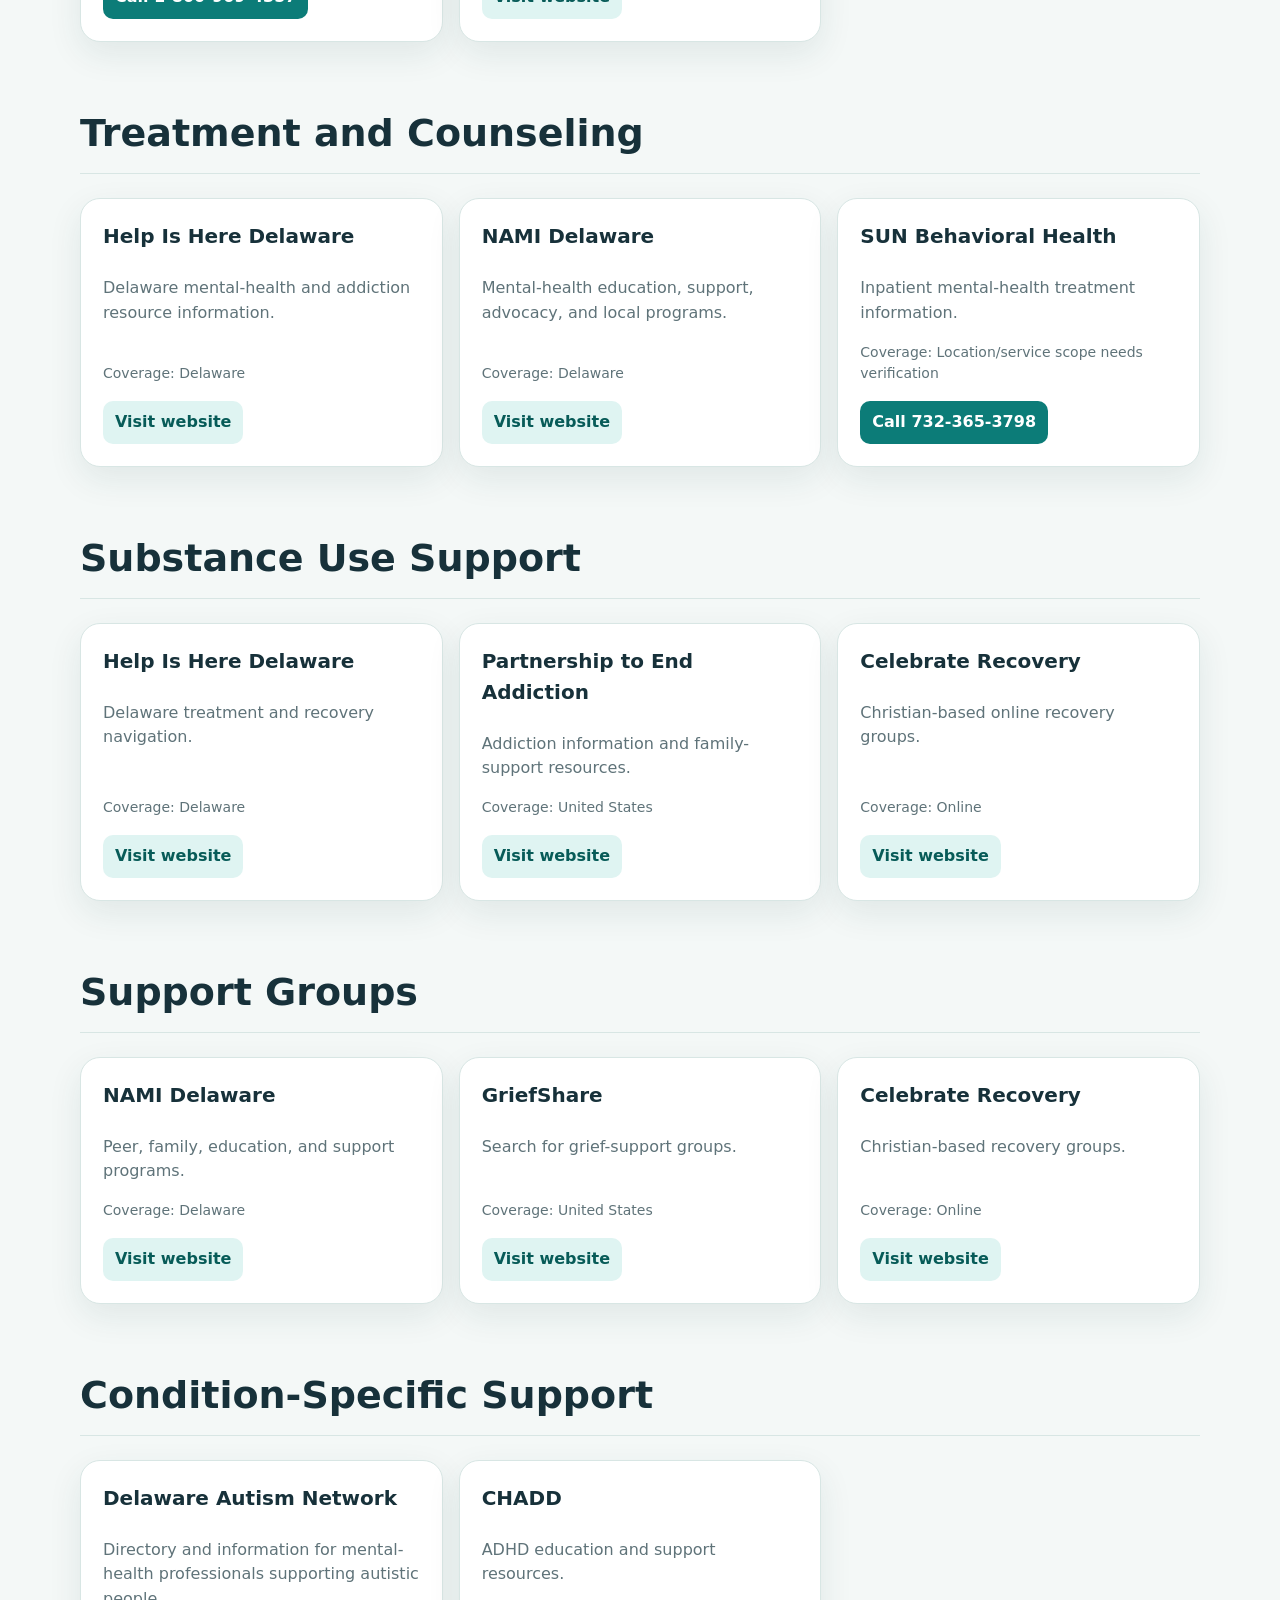
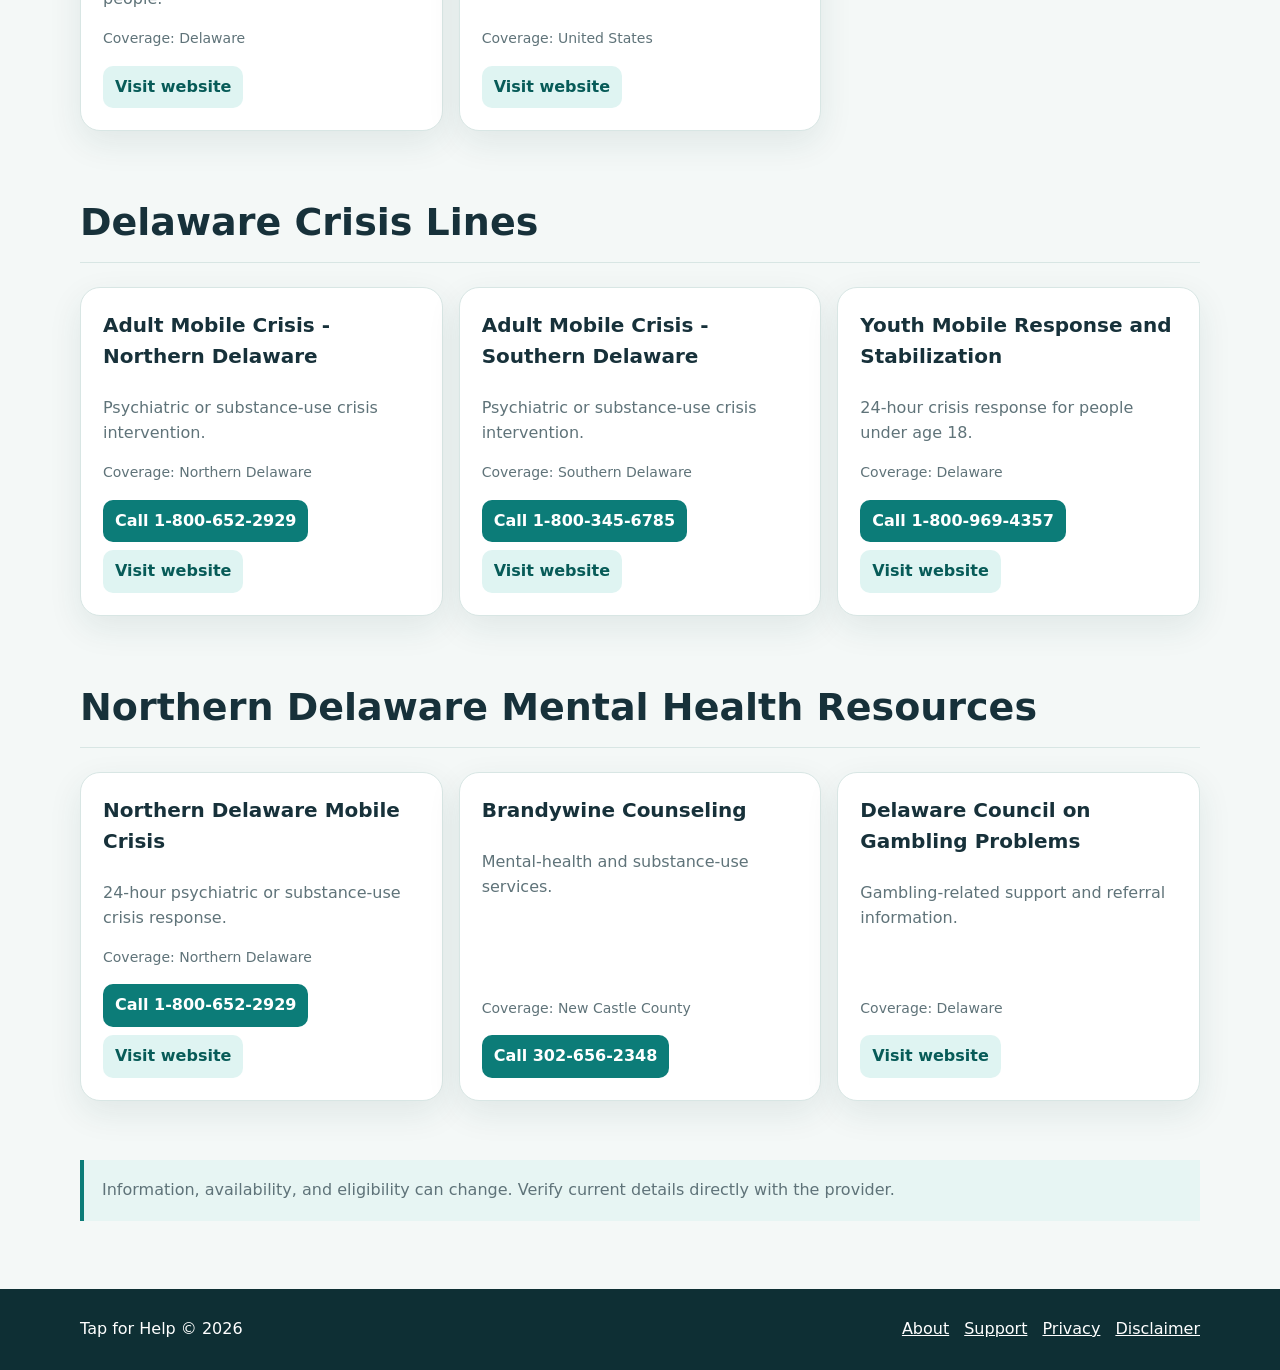
<file: mental-health.html>
<!DOCTYPE html>

<html lang="en"><head><meta charset="utf-8"/><meta content="width=device-width,initial-scale=1" name="viewport"/><title>Mental Health &amp; Support | Tap for Help</title><link href="styles.css" rel="stylesheet"/></head><body><header><div class="wrap bar"><a class="brand" href="index.html"><span class="mark">T</span><span><strong>Tap for Help</strong><small>A simple path to support</small></span></a><nav class="nav"><a class="hide" href="about.html">About</a><a class="hide" href="support.html">Support</a><a class="call" href="tel:988">Call 988</a></nav></div></header><main><section class="page"><div class="wrap"><a href="index.html">Home</a><h1>Mental Health &amp; Support</h1><p class="lead">Choose what is closest to your situation. The options below jump to matching resources on this page.</p><div class="paths"><a class="path" href="#crisis">Crisis support<small>Urgent confidential help.</small></a><a class="path" href="#youth">Child and adolescent crisis<small>Crisis and treatment support for young people.</small></a><a class="path" href="#treatment">Treatment and counseling<small>Ongoing clinical support.</small></a><a class="path" href="#substance">Substance use support<small>Treatment, recovery, and family support.</small></a><a class="path" href="#groups">Support groups<small>Peer, grief, and faith-based groups.</small></a><a class="path" href="#conditions">Condition-specific support<small>ADHD and other focused support resources.</small></a></div></div></section><section class="urgent"><div class="wrap urgentbox"><div><small>IMMEDIATE HELP</small><h2>Need help right now?</h2></div><div class="actions"><a class="button" href="tel:988">Call 988</a><a class="button alt" href="sms:988">Text 988</a><a class="button alt" href="tel:911">Emergency: 911</a></div></div></section><section class="section"><div class="wrap"><section class="resource-section" id="crisis"><h2>Crisis Support</h2><div class="resources"><article class="resource"><h3>988 Suicide &amp; Crisis Lifeline</h3><p>Free crisis support by call or text.</p><div class="meta">Coverage: United States</div><div class="actions"><a class="button" href="tel:988">Call 988</a><a class="button alt" href="https://988lifeline.org/" rel="noopener" target="_blank">Visit website</a></div></article><article class="resource"><h3>Delaware Hope Line</h3><p>Support involving mental health, stress, addiction, domestic violence, and crisis needs.</p><div class="meta">Coverage: Delaware</div><div class="actions"><a class="button" href="tel:18339467333">Call 1-833-946-7333</a><a class="button alt" href="https://www.helpisherede.com/" rel="noopener" target="_blank">Visit website</a></div></article><article class="resource"><h3>Delaware Mobile Crisis Services</h3><p>State crisis-intervention and mobile-crisis information.</p><div class="meta">Coverage: Delaware</div><div class="actions"><a class="button alt" href="https://www.dhss.delaware.gov/dsamh/crisis_intervention.html" rel="noopener" target="_blank">Visit website</a></div></article></div></section><section class="resource-section" id="youth"><h2>Child and Adolescent Crisis</h2><div class="resources"><article class="resource"><h3>Child Priority Response</h3><p>Crisis intervention for children and adolescents.</p><div class="meta">Coverage: Delaware</div><div class="actions"><a class="button" href="tel:18009694357">Call 1-800-969-4357</a></div></article><article class="resource"><h3>Delaware Guidance Services</h3><p>Behavioral-health services and crisis support for children and families.</p><div class="meta">Coverage: Delaware</div><div class="actions"><a class="button alt" href="https://www.delawareguidance.org/" rel="noopener" target="_blank">Visit website</a></div></article></div></section><section class="resource-section" id="treatment"><h2>Treatment and Counseling</h2><div class="resources"><article class="resource"><h3>Help Is Here Delaware</h3><p>Delaware mental-health and addiction resource information.</p><div class="meta">Coverage: Delaware</div><div class="actions"><a class="button alt" href="https://www.helpisherede.com/" rel="noopener" target="_blank">Visit website</a></div></article><article class="resource"><h3>NAMI Delaware</h3><p>Mental-health education, support, advocacy, and local programs.</p><div class="meta">Coverage: Delaware</div><div class="actions"><a class="button alt" href="https://www.namidelaware.org/" rel="noopener" target="_blank">Visit website</a></div></article><article class="resource"><h3>SUN Behavioral Health</h3><p>Inpatient mental-health treatment information.</p><div class="meta">Coverage: Location/service scope needs verification</div><div class="actions"><a class="button" href="tel:7323653798">Call 732-365-3798</a></div></article></div></section><section class="resource-section" id="substance"><h2>Substance Use Support</h2><div class="resources"><article class="resource"><h3>Help Is Here Delaware</h3><p>Delaware treatment and recovery navigation.</p><div class="meta">Coverage: Delaware</div><div class="actions"><a class="button alt" href="https://www.helpisherede.com/" rel="noopener" target="_blank">Visit website</a></div></article><article class="resource"><h3>Partnership to End Addiction</h3><p>Addiction information and family-support resources.</p><div class="meta">Coverage: United States</div><div class="actions"><a class="button alt" href="https://drugfree.org/" rel="noopener" target="_blank">Visit website</a></div></article><article class="resource"><h3>Celebrate Recovery</h3><p>Christian-based online recovery groups.</p><div class="meta">Coverage: Online</div><div class="actions"><a class="button alt" href="https://celebraterecovery.com/" rel="noopener" target="_blank">Visit website</a></div></article></div></section><section class="resource-section" id="groups"><h2>Support Groups</h2><div class="resources"><article class="resource"><h3>NAMI Delaware</h3><p>Peer, family, education, and support programs.</p><div class="meta">Coverage: Delaware</div><div class="actions"><a class="button alt" href="https://www.namidelaware.org/" rel="noopener" target="_blank">Visit website</a></div></article><article class="resource"><h3>GriefShare</h3><p>Search for grief-support groups.</p><div class="meta">Coverage: United States</div><div class="actions"><a class="button alt" href="https://find.griefshare.org/find?ngw=10" rel="noopener" target="_blank">Visit website</a></div></article><article class="resource"><h3>Celebrate Recovery</h3><p>Christian-based recovery groups.</p><div class="meta">Coverage: Online</div><div class="actions"><a class="button alt" href="https://celebraterecovery.com/" rel="noopener" target="_blank">Visit website</a></div></article></div></section><section class="resource-section" id="conditions"><h2>Condition-Specific Support</h2><div class="resources"><article class="resource"><h3>Delaware Autism Network</h3><p>Directory and information for mental-health professionals supporting autistic people.</p><div class="meta">Coverage: Delaware</div><div class="actions"><a class="button alt" href="https://www.delawareautismnetwork.org/mental-health-professionals/" rel="noopener" target="_blank">Visit website</a></div></article><article class="resource"><h3>CHADD</h3><p>ADHD education and support resources.</p><div class="meta">Coverage: United States</div><div class="actions"><a class="button alt" href="https://chadd.org/" rel="noopener" target="_blank">Visit website</a></div></article></div></section><section class="resource-section" id="state-crisis"><h2>Delaware Crisis Lines</h2><div class="resources"><article class="resource"><h3>Adult Mobile Crisis - Northern Delaware</h3><p>Psychiatric or substance-use crisis intervention.</p><div class="meta">Coverage: Northern Delaware</div><div class="actions"><a class="button" href="tel:18006522929">Call 1-800-652-2929</a><a class="button alt" href="https://dhss.delaware.gov/dsamh/division-of-substance-abuse-and-mental-health/crisis-intervention/" rel="noopener" target="_blank">Visit website</a></div></article><article class="resource"><h3>Adult Mobile Crisis - Southern Delaware</h3><p>Psychiatric or substance-use crisis intervention.</p><div class="meta">Coverage: Southern Delaware</div><div class="actions"><a class="button" href="tel:18003456785">Call 1-800-345-6785</a><a class="button alt" href="https://dhss.delaware.gov/dsamh/division-of-substance-abuse-and-mental-health/crisis-intervention/" rel="noopener" target="_blank">Visit website</a></div></article><article class="resource"><h3>Youth Mobile Response and Stabilization</h3><p>24-hour crisis response for people under age 18.</p><div class="meta">Coverage: Delaware</div><div class="actions"><a class="button" href="tel:18009694357">Call 1-800-969-4357</a><a class="button alt" href="https://kids.delaware.gov/services/crisis-help/mhsu-emergency/" rel="noopener" target="_blank">Visit website</a></div></article></div></section><section class="resource-section" id="northern-delaware"><h2>Northern Delaware Mental Health Resources</h2><div class="resources"><article class="resource"><h3>Northern Delaware Mobile Crisis</h3><p>24-hour psychiatric or substance-use crisis response.</p><div class="meta">Coverage: Northern Delaware</div><div class="actions"><a class="button" href="tel:18006522929">Call 1-800-652-2929</a><a class="button alt" href="https://dhss.delaware.gov/dsamh/division-of-substance-abuse-and-mental-health/crisis-intervention/" rel="noopener" target="_blank">Visit website</a></div></article><article class="resource"><h3>Brandywine Counseling</h3><p>Mental-health and substance-use services.</p><div class="meta">Coverage: New Castle County</div><div class="actions"><a class="button" href="tel:3026562348">Call 302-656-2348</a></div></article><article class="resource"><h3>Delaware Council on Gambling Problems</h3><p>Gambling-related support and referral information.</p><div class="meta">Coverage: Delaware</div><div class="actions"><a class="button alt" href="https://www.wilmingtoncitycouncil.com/community-organizations/" rel="noopener" target="_blank">Visit website</a></div></article></div></section><p class="notice">Information, availability, and eligibility can change. Verify current details directly with the provider.</p></div></section></main><footer><div class="wrap foot"><span>Tap for Help © <span id="year"></span></span><nav><a href="about.html">About</a><a href="support.html">Support</a><a href="privacy.html">Privacy</a><a href="disclaimer.html">Disclaimer</a></nav></div></footer><script src="script.js"></script></body></html>
</file>
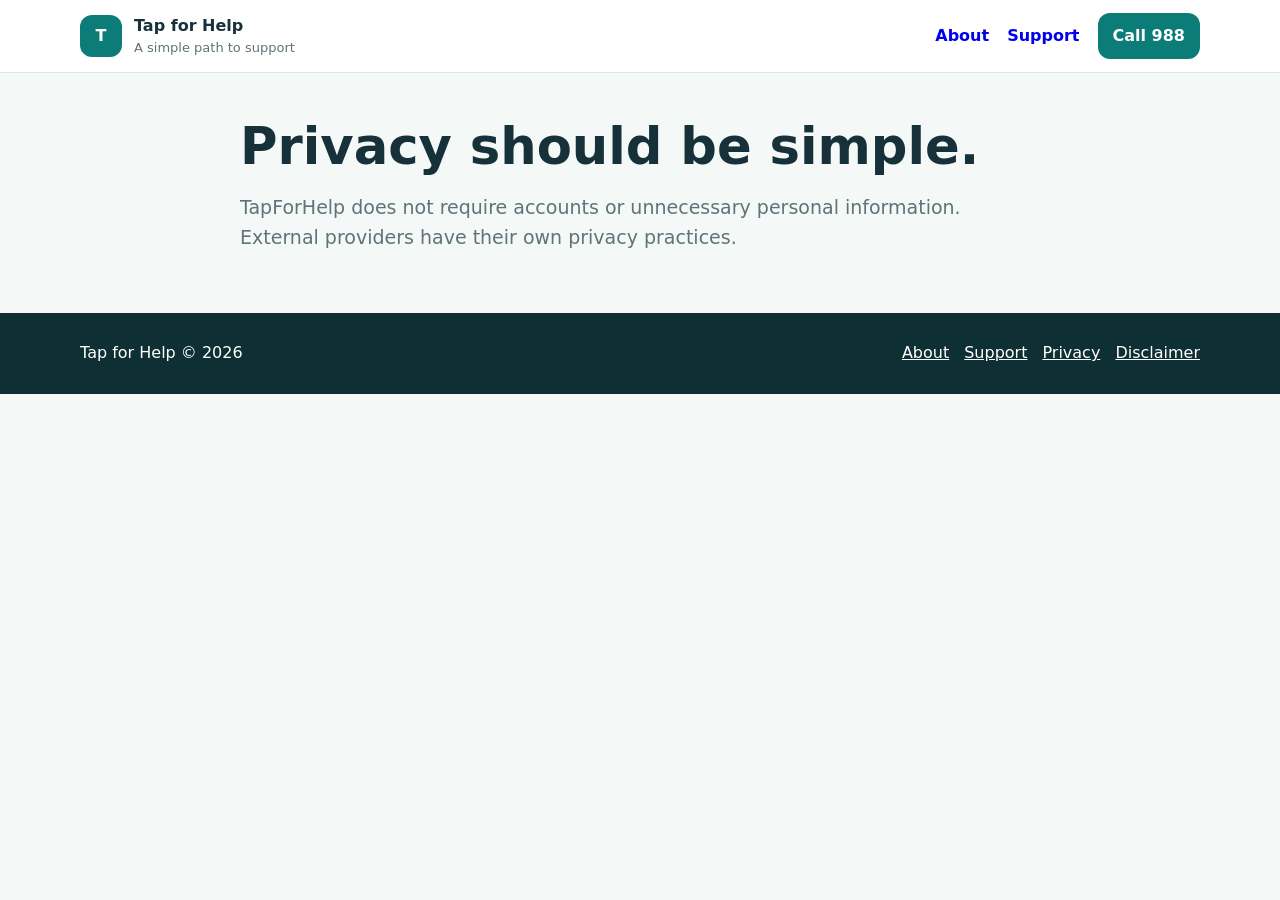
<file: privacy.html>
<!DOCTYPE html>
<html lang="en"><head><meta charset="utf-8"/><meta content="width=device-width,initial-scale=1" name="viewport"/><title>Privacy | Tap for Help</title><link href="styles.css" rel="stylesheet"/></head><body><header><div class="wrap bar"><a class="brand" href="index.html"><span class="mark">T</span><span><strong>Tap for Help</strong><small>A simple path to support</small></span></a><nav class="nav"><a class="hide" href="about.html">About</a><a class="hide" href="support.html">Support</a><a class="call" href="tel:988">Call 988</a></nav></div></header><main><section class="page"><div class="wrap narrow"><h1>Privacy should be simple.</h1><p class="lead">TapForHelp does not require accounts or unnecessary personal information. External providers have their own privacy practices.</p></div></section></main><footer><div class="wrap foot"><span>Tap for Help © <span id="year"></span></span><nav><a href="about.html">About</a><a href="support.html">Support</a><a href="privacy.html">Privacy</a><a href="disclaimer.html">Disclaimer</a></nav></div></footer><script src="script.js"></script></body></html>
</file>
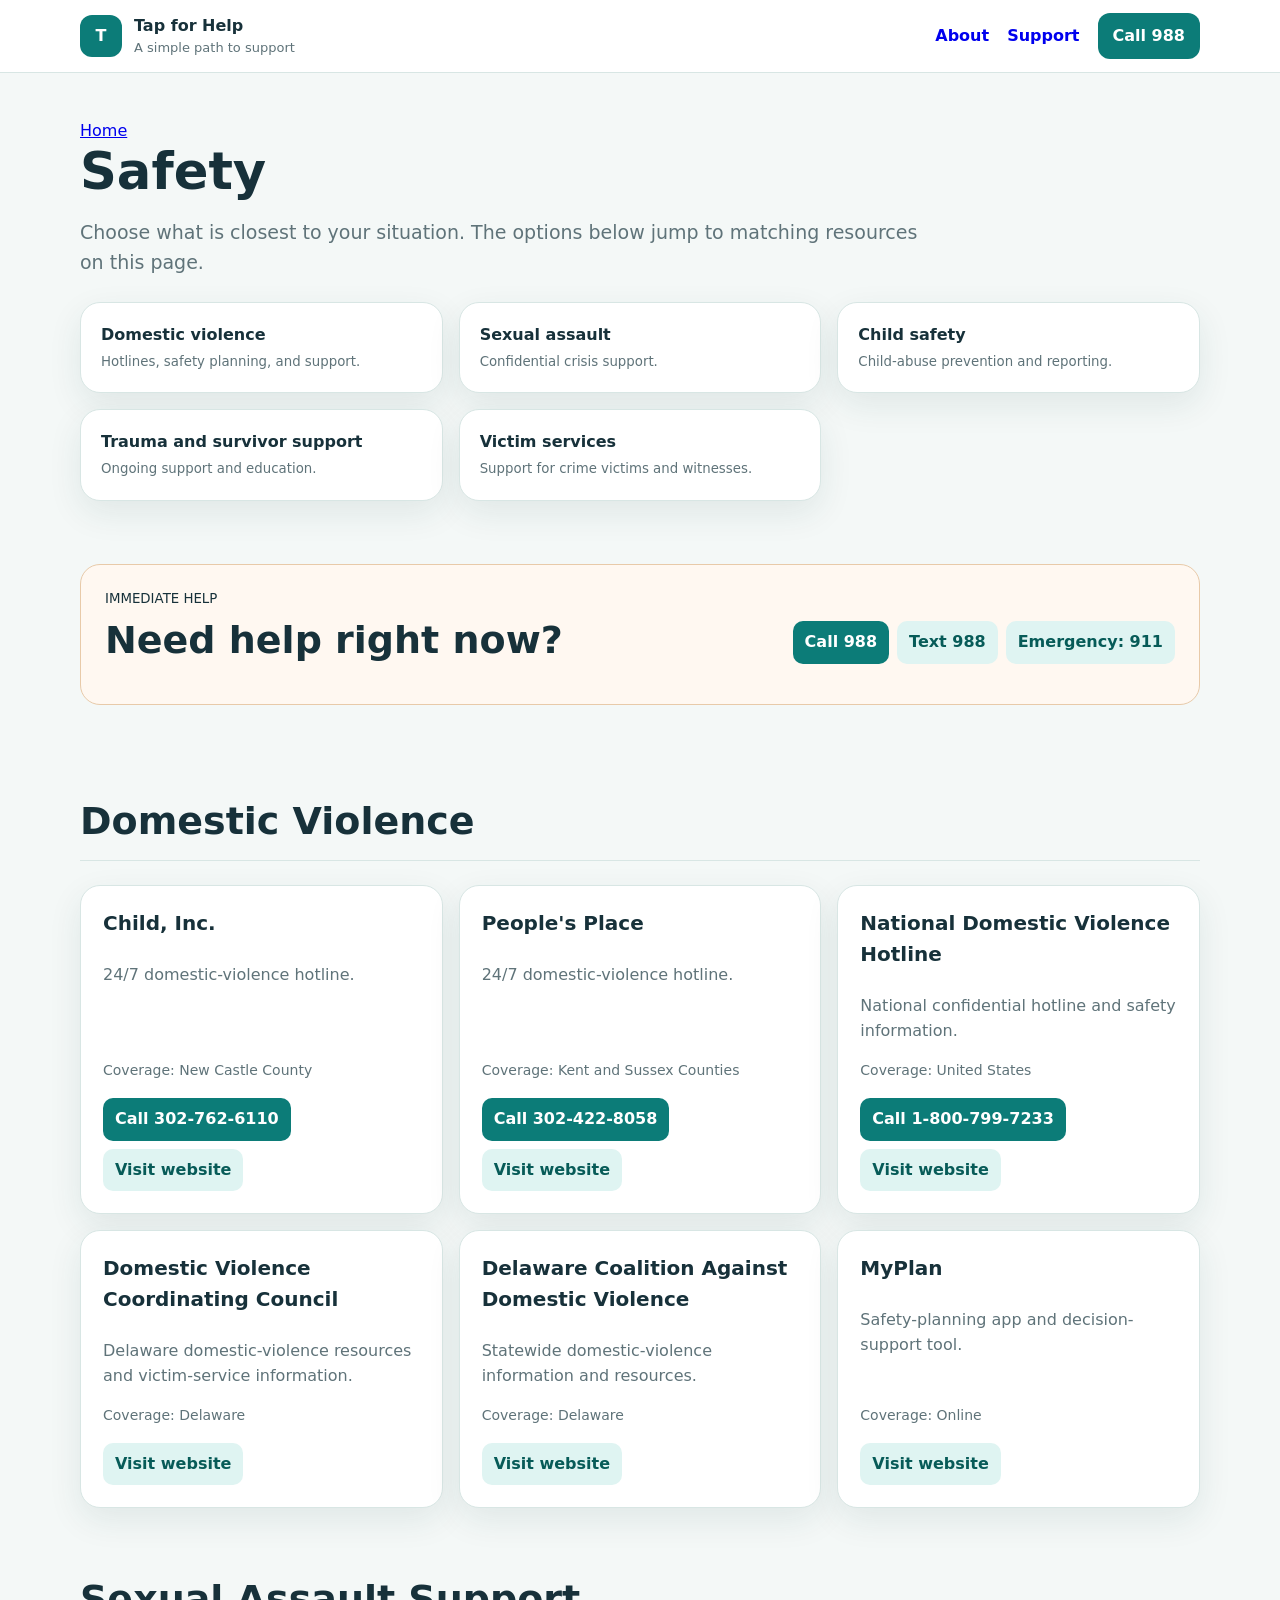
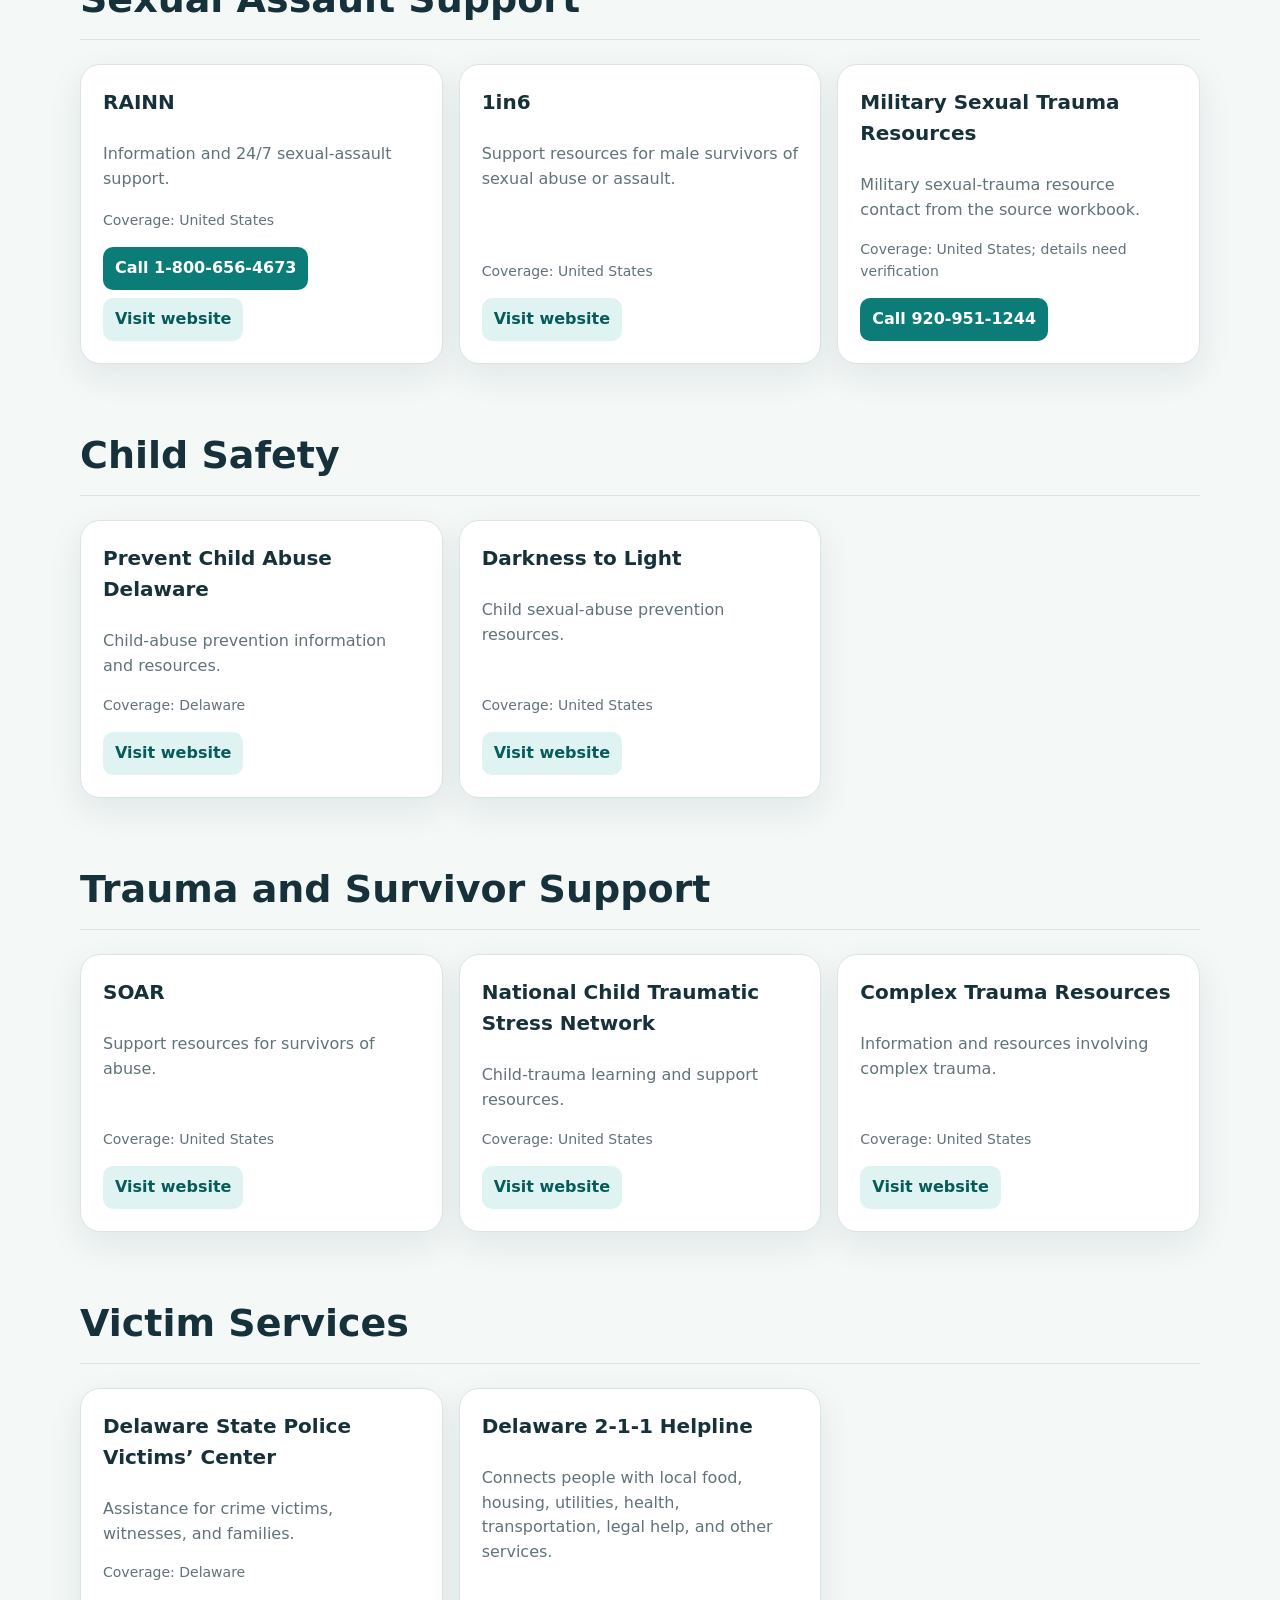
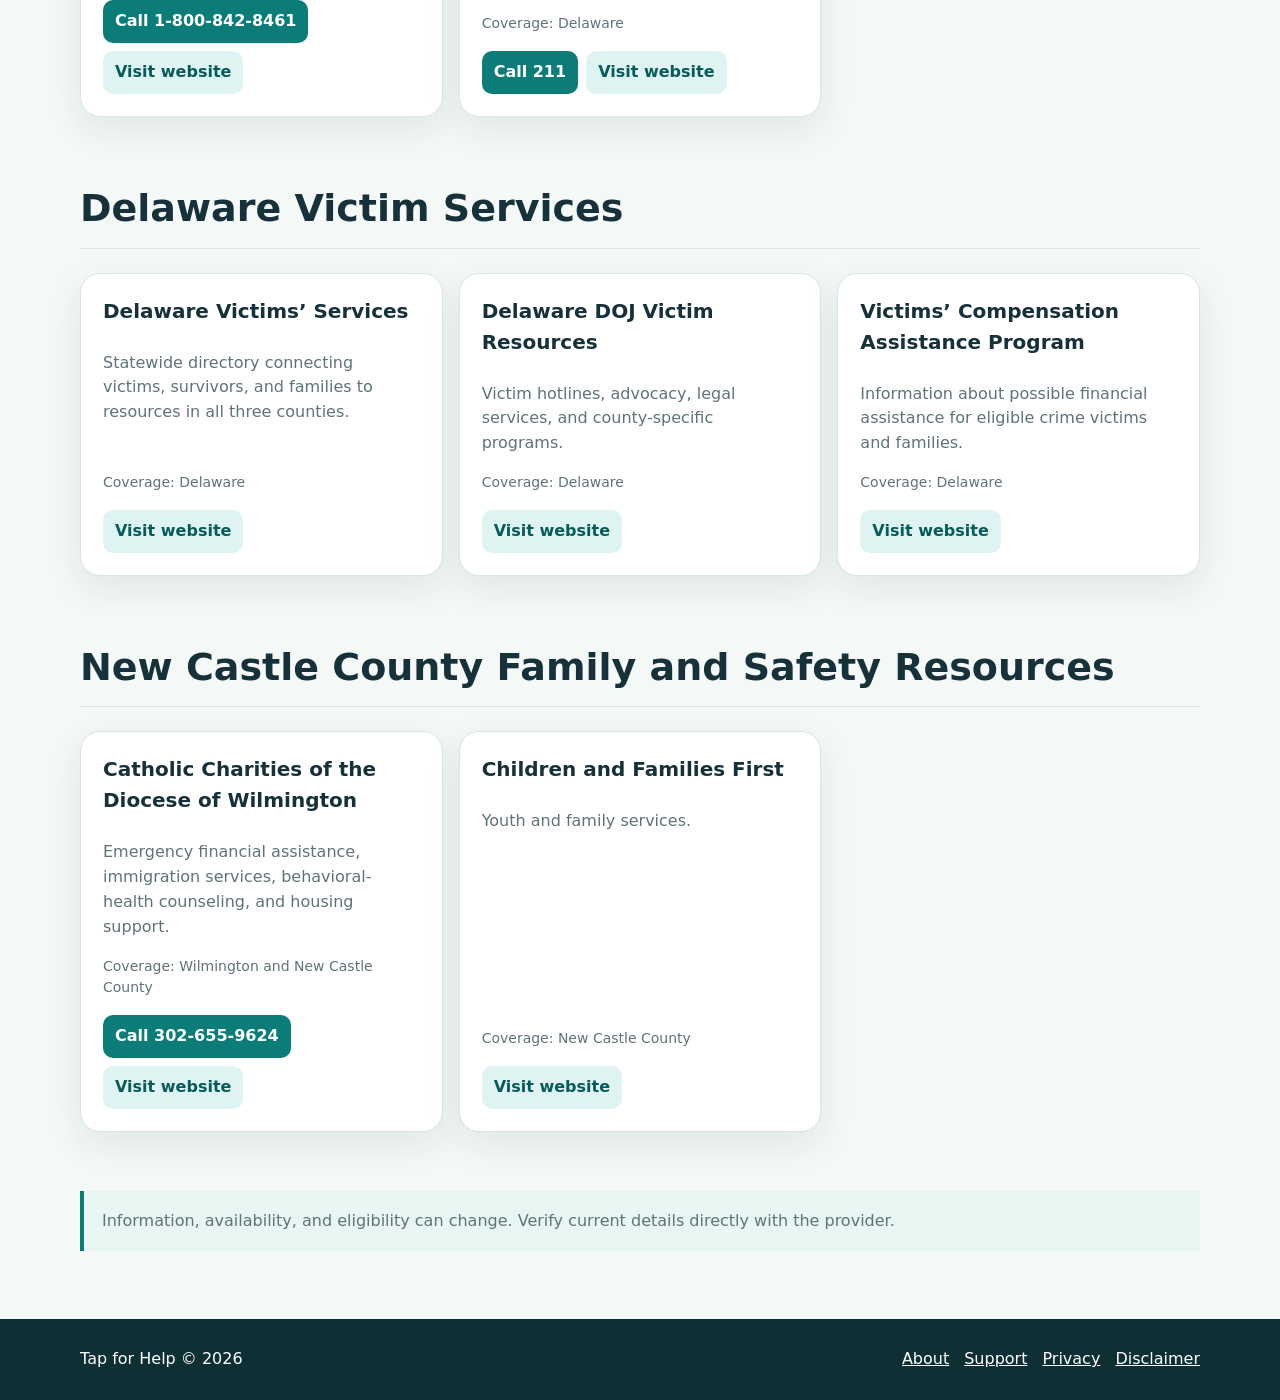
<file: safety.html>
<!DOCTYPE html>

<html lang="en"><head><meta charset="utf-8"/><meta content="width=device-width,initial-scale=1" name="viewport"/><title>Safety | Tap for Help</title><link href="styles.css" rel="stylesheet"/></head><body><header><div class="wrap bar"><a class="brand" href="index.html"><span class="mark">T</span><span><strong>Tap for Help</strong><small>A simple path to support</small></span></a><nav class="nav"><a class="hide" href="about.html">About</a><a class="hide" href="support.html">Support</a><a class="call" href="tel:988">Call 988</a></nav></div></header><main><section class="page"><div class="wrap"><a href="index.html">Home</a><h1>Safety</h1><p class="lead">Choose what is closest to your situation. The options below jump to matching resources on this page.</p><div class="paths"><a class="path" href="#domestic">Domestic violence<small>Hotlines, safety planning, and support.</small></a><a class="path" href="#sexual">Sexual assault<small>Confidential crisis support.</small></a><a class="path" href="#child">Child safety<small>Child-abuse prevention and reporting.</small></a><a class="path" href="#trauma">Trauma and survivor support<small>Ongoing support and education.</small></a><a class="path" href="#victim">Victim services<small>Support for crime victims and witnesses.</small></a></div></div></section><section class="urgent"><div class="wrap urgentbox"><div><small>IMMEDIATE HELP</small><h2>Need help right now?</h2></div><div class="actions"><a class="button" href="tel:988">Call 988</a><a class="button alt" href="sms:988">Text 988</a><a class="button alt" href="tel:911">Emergency: 911</a></div></div></section><section class="section"><div class="wrap"><section class="resource-section" id="domestic"><h2>Domestic Violence</h2><div class="resources"><article class="resource"><h3>Child, Inc.</h3><p>24/7 domestic-violence hotline.</p><div class="meta">Coverage: New Castle County</div><div class="actions"><a class="button" href="tel:3027626110">Call 302-762-6110</a><a class="button alt" href="https://www.childinc.com/" rel="noopener" target="_blank">Visit website</a></div></article><article class="resource"><h3>People's Place</h3><p>24/7 domestic-violence hotline.</p><div class="meta">Coverage: Kent and Sussex Counties</div><div class="actions"><a class="button" href="tel:3024228058">Call 302-422-8058</a><a class="button alt" href="https://www.peoplesplace2.com/" rel="noopener" target="_blank">Visit website</a></div></article><article class="resource"><h3>National Domestic Violence Hotline</h3><p>National confidential hotline and safety information.</p><div class="meta">Coverage: United States</div><div class="actions"><a class="button" href="tel:18007997233">Call 1-800-799-7233</a><a class="button alt" href="https://www.thehotline.org/" rel="noopener" target="_blank">Visit website</a></div></article><article class="resource"><h3>Domestic Violence Coordinating Council</h3><p>Delaware domestic-violence resources and victim-service information.</p><div class="meta">Coverage: Delaware</div><div class="actions"><a class="button alt" href="https://dvcc.delaware.gov/" rel="noopener" target="_blank">Visit website</a></div></article><article class="resource"><h3>Delaware Coalition Against Domestic Violence</h3><p>Statewide domestic-violence information and resources.</p><div class="meta">Coverage: Delaware</div><div class="actions"><a class="button alt" href="https://dcadv.org/" rel="noopener" target="_blank">Visit website</a></div></article><article class="resource"><h3>MyPlan</h3><p>Safety-planning app and decision-support tool.</p><div class="meta">Coverage: Online</div><div class="actions"><a class="button alt" href="https://myplanapp.org/" rel="noopener" target="_blank">Visit website</a></div></article></div></section><section class="resource-section" id="sexual"><h2>Sexual Assault Support</h2><div class="resources"><article class="resource"><h3>RAINN</h3><p>Information and 24/7 sexual-assault support.</p><div class="meta">Coverage: United States</div><div class="actions"><a class="button" href="tel:18006564673">Call 1-800-656-4673</a><a class="button alt" href="https://rainn.org/" rel="noopener" target="_blank">Visit website</a></div></article><article class="resource"><h3>1in6</h3><p>Support resources for male survivors of sexual abuse or assault.</p><div class="meta">Coverage: United States</div><div class="actions"><a class="button alt" href="https://1in6.org/" rel="noopener" target="_blank">Visit website</a></div></article><article class="resource"><h3>Military Sexual Trauma Resources</h3><p>Military sexual-trauma resource contact from the source workbook.</p><div class="meta">Coverage: United States; details need verification</div><div class="actions"><a class="button" href="tel:9209511244">Call 920-951-1244</a></div></article></div></section><section class="resource-section" id="child"><h2>Child Safety</h2><div class="resources"><article class="resource"><h3>Prevent Child Abuse Delaware</h3><p>Child-abuse prevention information and resources.</p><div class="meta">Coverage: Delaware</div><div class="actions"><a class="button alt" href="https://pcadelaware.org/" rel="noopener" target="_blank">Visit website</a></div></article><article class="resource"><h3>Darkness to Light</h3><p>Child sexual-abuse prevention resources.</p><div class="meta">Coverage: United States</div><div class="actions"><a class="button alt" href="https://www.d2l.org/" rel="noopener" target="_blank">Visit website</a></div></article></div></section><section class="resource-section" id="trauma"><h2>Trauma and Survivor Support</h2><div class="resources"><article class="resource"><h3>SOAR</h3><p>Support resources for survivors of abuse.</p><div class="meta">Coverage: United States</div><div class="actions"><a class="button alt" href="https://www.survivorsofabuse.org/" rel="noopener" target="_blank">Visit website</a></div></article><article class="resource"><h3>National Child Traumatic Stress Network</h3><p>Child-trauma learning and support resources.</p><div class="meta">Coverage: United States</div><div class="actions"><a class="button alt" href="https://learn.nctsn.org/" rel="noopener" target="_blank">Visit website</a></div></article><article class="resource"><h3>Complex Trauma Resources</h3><p>Information and resources involving complex trauma.</p><div class="meta">Coverage: United States</div><div class="actions"><a class="button alt" href="https://www.complextrauma.org/" rel="noopener" target="_blank">Visit website</a></div></article></div></section><section class="resource-section" id="victim"><h2>Victim Services</h2><div class="resources"><article class="resource"><h3>Delaware State Police Victims’ Center</h3><p>Assistance for crime victims, witnesses, and families.</p><div class="meta">Coverage: Delaware</div><div class="actions"><a class="button" href="tel:18008428461">Call 1-800-842-8461</a><a class="button alt" href="https://attorneygeneral.delaware.gov/criminal/victims_phone/" rel="noopener" target="_blank">Visit website</a></div></article><article class="resource"><h3>Delaware 2-1-1 Helpline</h3><p>Connects people with local food, housing, utilities, health, transportation, legal help, and other services.</p><div class="meta">Coverage: Delaware</div><div class="actions"><a class="button" href="tel:211">Call 211</a><a class="button alt" href="https://delaware211.org/" rel="noopener" target="_blank">Visit website</a></div></article></div></section><section class="resource-section" id="delaware-victims"><h2>Delaware Victim Services</h2><div class="resources"><article class="resource"><h3>Delaware Victims’ Services</h3><p>Statewide directory connecting victims, survivors, and families to resources in all three counties.</p><div class="meta">Coverage: Delaware</div><div class="actions"><a class="button alt" href="https://www.delawarevictimservices.org/" rel="noopener" target="_blank">Visit website</a></div></article><article class="resource"><h3>Delaware DOJ Victim Resources</h3><p>Victim hotlines, advocacy, legal services, and county-specific programs.</p><div class="meta">Coverage: Delaware</div><div class="actions"><a class="button alt" href="https://attorneygeneral.delaware.gov/criminal/victims_phone/" rel="noopener" target="_blank">Visit website</a></div></article><article class="resource"><h3>Victims’ Compensation Assistance Program</h3><p>Information about possible financial assistance for eligible crime victims and families.</p><div class="meta">Coverage: Delaware</div><div class="actions"><a class="button alt" href="https://attorneygeneral.delaware.gov/victims-and-witnesses/" rel="noopener" target="_blank">Visit website</a></div></article></div></section><section class="resource-section" id="new-castle-family"><h2>New Castle County Family and Safety Resources</h2><div class="resources"><article class="resource"><h3>Catholic Charities of the Diocese of Wilmington</h3><p>Emergency financial assistance, immigration services, behavioral-health counseling, and housing support.</p><div class="meta">Coverage: Wilmington and New Castle County</div><div class="actions"><a class="button" href="tel:3026559624">Call 302-655-9624</a><a class="button alt" href="https://friendship-house.org/get-help/" rel="noopener" target="_blank">Visit website</a></div></article><article class="resource"><h3>Children and Families First</h3><p>Youth and family services.</p><div class="meta">Coverage: New Castle County</div><div class="actions"><a class="button alt" href="https://www.wilmingtoncitycouncil.com/community-organizations/" rel="noopener" target="_blank">Visit website</a></div></article></div></section><p class="notice">Information, availability, and eligibility can change. Verify current details directly with the provider.</p></div></section></main><footer><div class="wrap foot"><span>Tap for Help © <span id="year"></span></span><nav><a href="about.html">About</a><a href="support.html">Support</a><a href="privacy.html">Privacy</a><a href="disclaimer.html">Disclaimer</a></nav></div></footer><script src="script.js"></script></body></html>
</file>
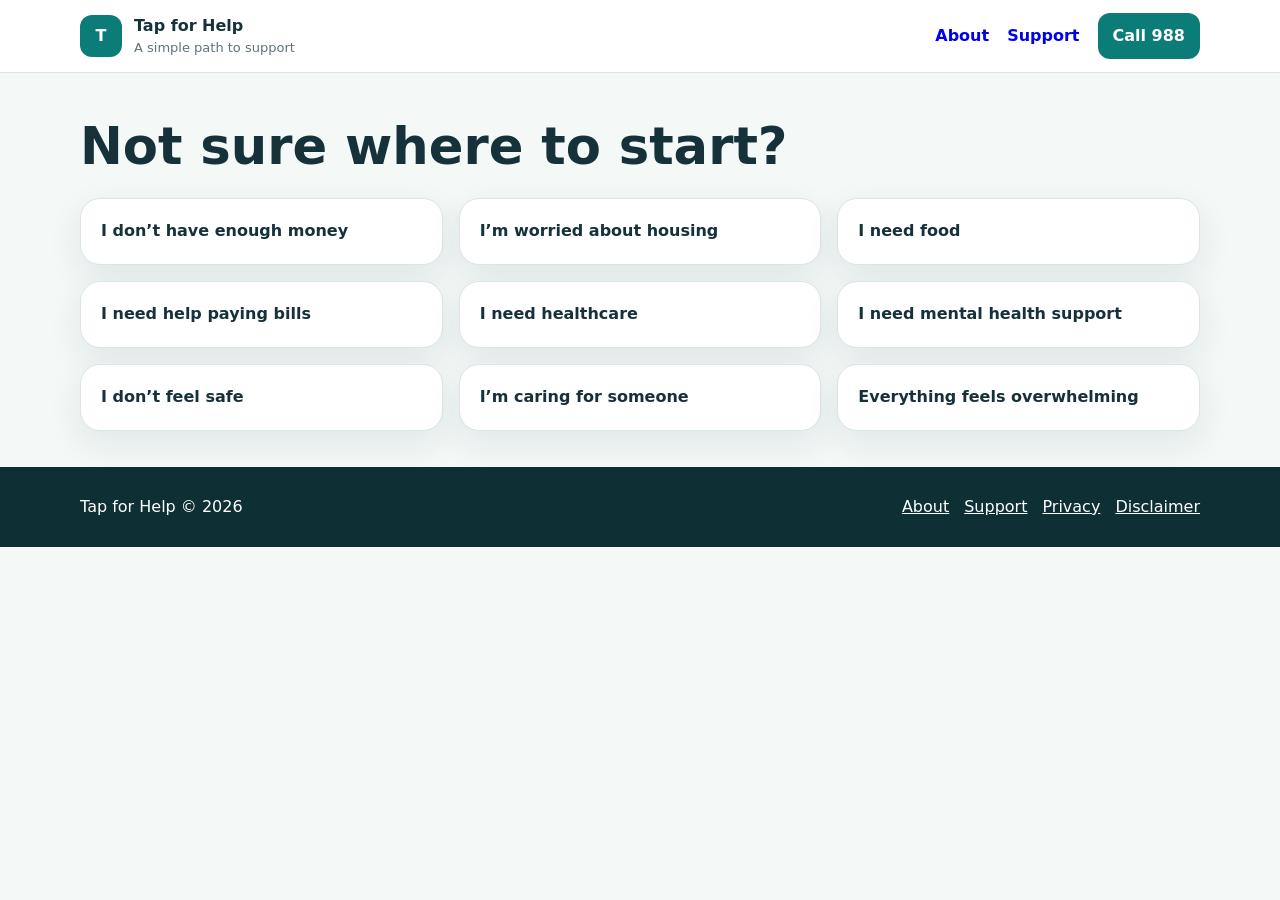
<file: start-here.html>
<!DOCTYPE html>
<html lang="en"><head><meta charset="utf-8"/><meta content="width=device-width,initial-scale=1" name="viewport"/><title>Start Here | Tap for Help</title><link href="styles.css" rel="stylesheet"/></head><body><header><div class="wrap bar"><a class="brand" href="index.html"><span class="mark">T</span><span><strong>Tap for Help</strong><small>A simple path to support</small></span></a><nav class="nav"><a class="hide" href="about.html">About</a><a class="hide" href="support.html">Support</a><a class="call" href="tel:988">Call 988</a></nav></div></header><main><section class="page"><div class="wrap"><h1>Not sure where to start?</h1><div class="paths"><a class="path" href="benefits.html">I don’t have enough money</a><a class="path" href="housing.html">I’m worried about housing</a><a class="path" href="food.html">I need food</a><a class="path" href="utilities.html">I need help paying bills</a><a class="path" href="benefits.html">I need healthcare</a><a class="path" href="mental-health.html">I need mental health support</a><a class="path" href="safety.html">I don’t feel safe</a><a class="path" href="benefits.html">I’m caring for someone</a><a class="path" href="mental-health.html">Everything feels overwhelming</a></div></div></section></main><footer><div class="wrap foot"><span>Tap for Help © <span id="year"></span></span><nav><a href="about.html">About</a><a href="support.html">Support</a><a href="privacy.html">Privacy</a><a href="disclaimer.html">Disclaimer</a></nav></div></footer><script src="script.js"></script></body></html>
</file>
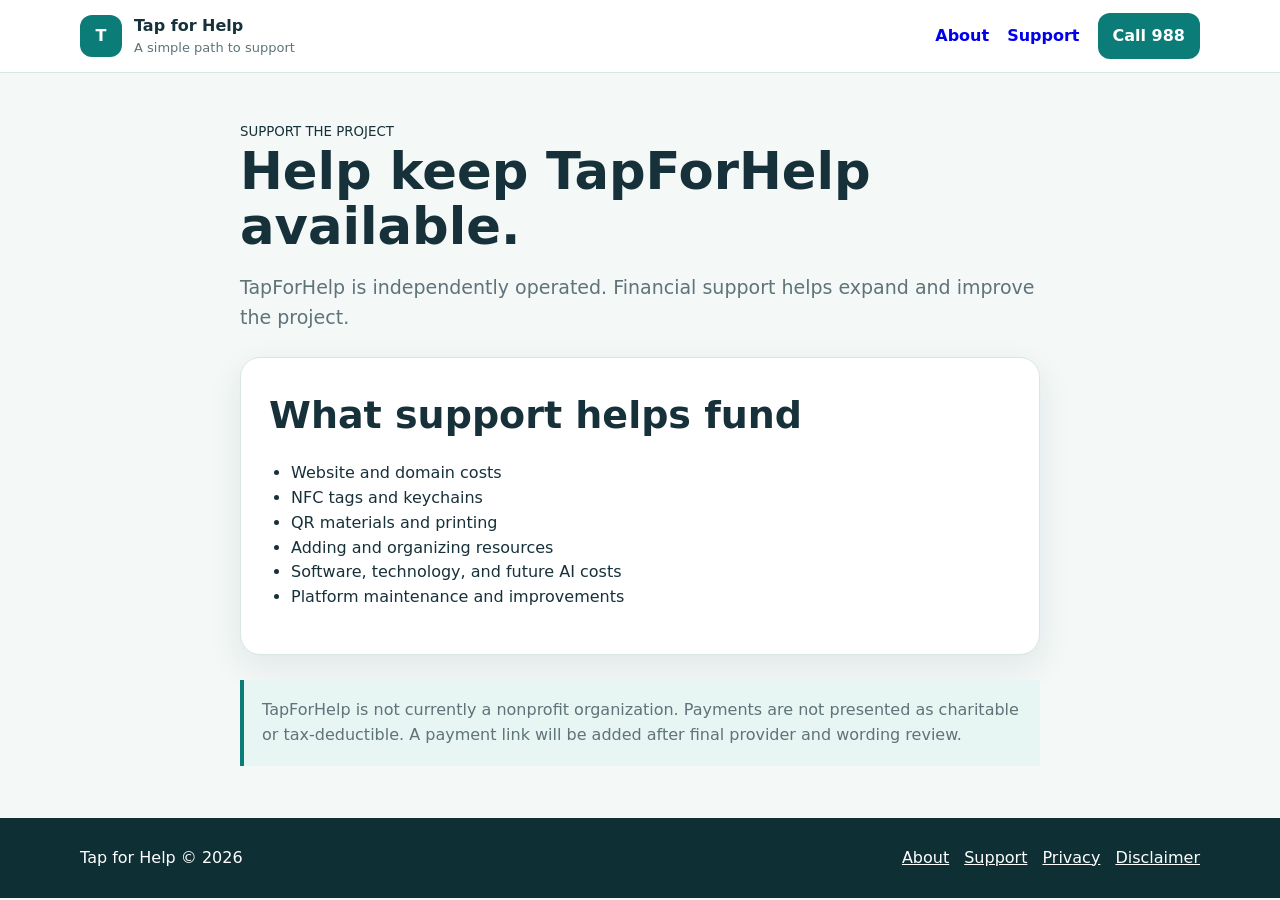
<file: support.html>
<!DOCTYPE html>
<html lang="en"><head><meta charset="utf-8"/><meta content="width=device-width,initial-scale=1" name="viewport"/><title>Support | Tap for Help</title><link href="styles.css" rel="stylesheet"/></head><body><header><div class="wrap bar"><a class="brand" href="index.html"><span class="mark">T</span><span><strong>Tap for Help</strong><small>A simple path to support</small></span></a><nav class="nav"><a class="hide" href="about.html">About</a><a class="hide" href="support.html">Support</a><a class="call" href="tel:988">Call 988</a></nav></div></header><main><section class="page"><div class="wrap narrow"><small>SUPPORT THE PROJECT</small><h1>Help keep TapForHelp available.</h1><p class="lead">TapForHelp is independently operated. Financial support helps expand and improve the project.</p><div class="panel"><h2>What support helps fund</h2><ul><li>Website and domain costs</li><li>NFC tags and keychains</li><li>QR materials and printing</li><li>Adding and organizing resources</li><li>Software, technology, and future AI costs</li><li>Platform maintenance and improvements</li></ul></div><p class="notice">TapForHelp is not currently a nonprofit organization. Payments are not presented as charitable or tax-deductible. A payment link will be added after final provider and wording review.</p></div></section></main><footer><div class="wrap foot"><span>Tap for Help © <span id="year"></span></span><nav><a href="about.html">About</a><a href="support.html">Support</a><a href="privacy.html">Privacy</a><a href="disclaimer.html">Disclaimer</a></nav></div></footer><script src="script.js"></script></body></html>
</file>
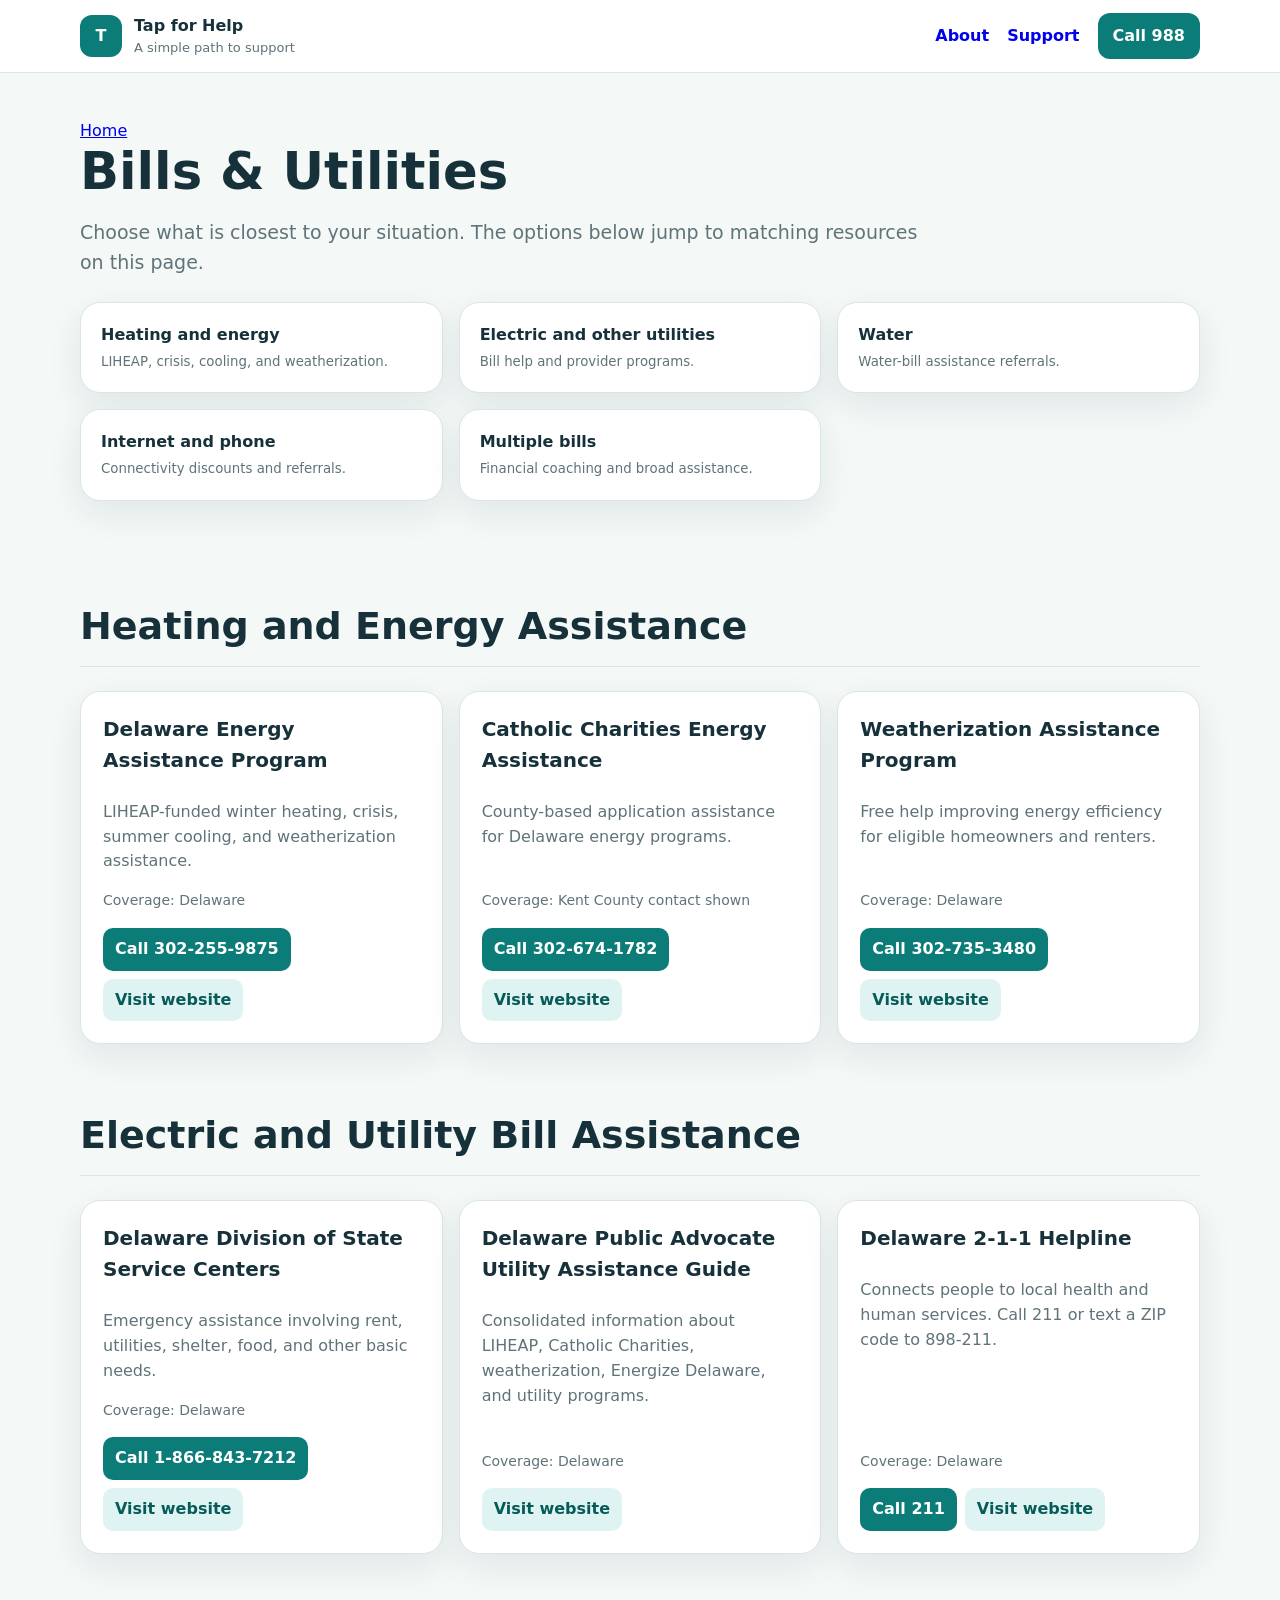
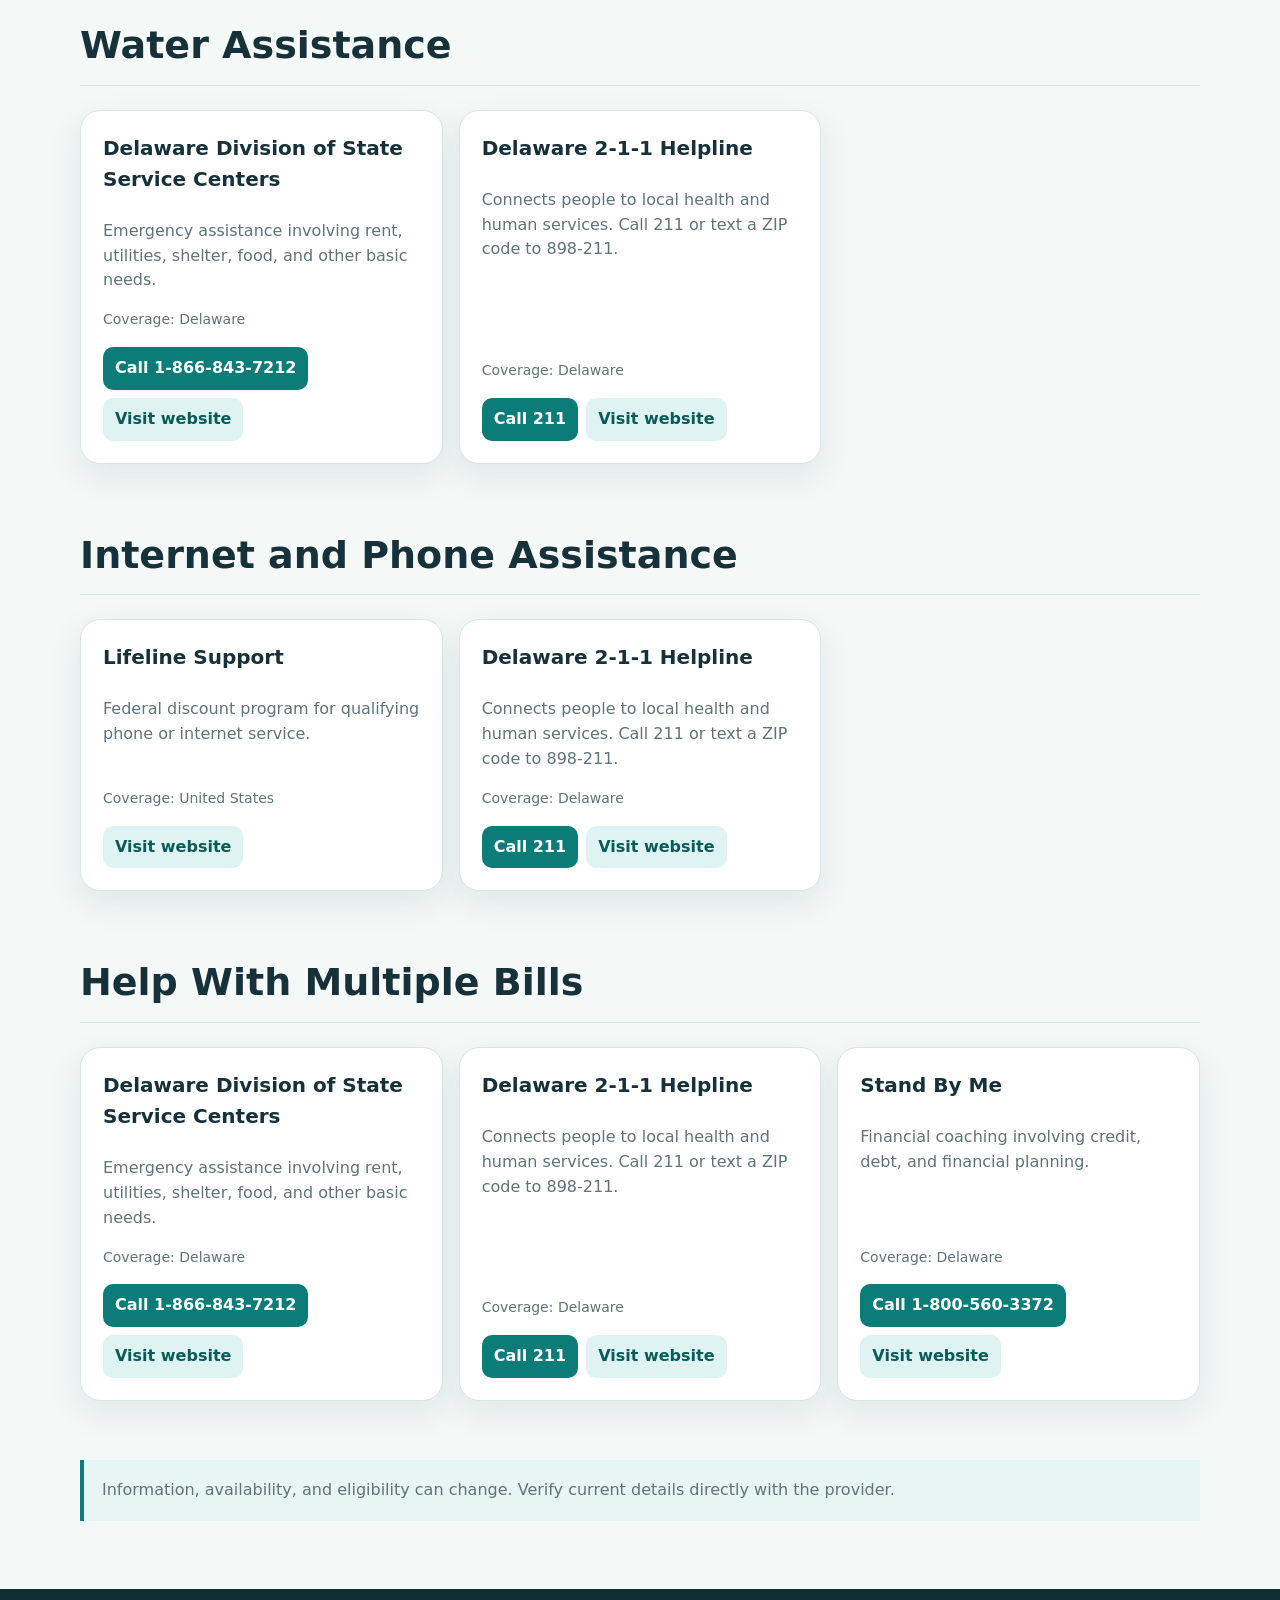
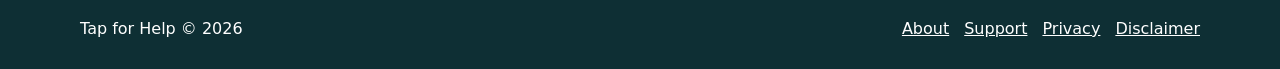
<file: utilities.html>
<!DOCTYPE html>

<html lang="en"><head><meta charset="utf-8"/><meta content="width=device-width,initial-scale=1" name="viewport"/><title>Bills &amp; Utilities | Tap for Help</title><link href="styles.css" rel="stylesheet"/></head><body><header><div class="wrap bar"><a class="brand" href="index.html"><span class="mark">T</span><span><strong>Tap for Help</strong><small>A simple path to support</small></span></a><nav class="nav"><a class="hide" href="about.html">About</a><a class="hide" href="support.html">Support</a><a class="call" href="tel:988">Call 988</a></nav></div></header><main><section class="page"><div class="wrap"><a href="index.html">Home</a><h1>Bills &amp; Utilities</h1><p class="lead">Choose what is closest to your situation. The options below jump to matching resources on this page.</p><div class="paths"><a class="path" href="#energy">Heating and energy<small>LIHEAP, crisis, cooling, and weatherization.</small></a><a class="path" href="#electric">Electric and other utilities<small>Bill help and provider programs.</small></a><a class="path" href="#water">Water<small>Water-bill assistance referrals.</small></a><a class="path" href="#internet">Internet and phone<small>Connectivity discounts and referrals.</small></a><a class="path" href="#multiple">Multiple bills<small>Financial coaching and broad assistance.</small></a></div></div></section><section class="section"><div class="wrap"><section class="resource-section" id="energy"><h2>Heating and Energy Assistance</h2><div class="resources"><article class="resource"><h3>Delaware Energy Assistance Program</h3><p>LIHEAP-funded winter heating, crisis, summer cooling, and weatherization assistance.</p><div class="meta">Coverage: Delaware</div><div class="actions"><a class="button" href="tel:3022559875">Call 302-255-9875</a><a class="button alt" href="https://dhss.delaware.gov/dss/division-of-social-services/utility-assistance/" rel="noopener" target="_blank">Visit website</a></div></article><article class="resource"><h3>Catholic Charities Energy Assistance</h3><p>County-based application assistance for Delaware energy programs.</p><div class="meta">Coverage: Kent County contact shown</div><div class="actions"><a class="button" href="tel:3026741782">Call 302-674-1782</a><a class="button alt" href="https://dhss.delaware.gov/dss/division-of-social-services/utility-assistance/" rel="noopener" target="_blank">Visit website</a></div></article><article class="resource"><h3>Weatherization Assistance Program</h3><p>Free help improving energy efficiency for eligible homeowners and renters.</p><div class="meta">Coverage: Delaware</div><div class="actions"><a class="button" href="tel:3027353480">Call 302-735-3480</a><a class="button alt" href="https://publicadvocate.delaware.gov/utility-bill-assistance/" rel="noopener" target="_blank">Visit website</a></div></article></div></section><section class="resource-section" id="electric"><h2>Electric and Utility Bill Assistance</h2><div class="resources"><article class="resource"><h3>Delaware Division of State Service Centers</h3><p>Emergency assistance involving rent, utilities, shelter, food, and other basic needs.</p><div class="meta">Coverage: Delaware</div><div class="actions"><a class="button" href="tel:18668437212">Call 1-866-843-7212</a><a class="button alt" href="https://dhss.delaware.gov/dhss/dssc/" rel="noopener" target="_blank">Visit website</a></div></article><article class="resource"><h3>Delaware Public Advocate Utility Assistance Guide</h3><p>Consolidated information about LIHEAP, Catholic Charities, weatherization, Energize Delaware, and utility programs.</p><div class="meta">Coverage: Delaware</div><div class="actions"><a class="button alt" href="https://publicadvocate.delaware.gov/utility-bill-assistance/" rel="noopener" target="_blank">Visit website</a></div></article><article class="resource"><h3>Delaware 2-1-1 Helpline</h3><p>Connects people to local health and human services. Call 211 or text a ZIP code to 898-211.</p><div class="meta">Coverage: Delaware</div><div class="actions"><a class="button" href="tel:211">Call 211</a><a class="button alt" href="https://delaware211.org/" rel="noopener" target="_blank">Visit website</a></div></article></div></section><section class="resource-section" id="water"><h2>Water Assistance</h2><div class="resources"><article class="resource"><h3>Delaware Division of State Service Centers</h3><p>Emergency assistance involving rent, utilities, shelter, food, and other basic needs.</p><div class="meta">Coverage: Delaware</div><div class="actions"><a class="button" href="tel:18668437212">Call 1-866-843-7212</a><a class="button alt" href="https://dhss.delaware.gov/dhss/dssc/" rel="noopener" target="_blank">Visit website</a></div></article><article class="resource"><h3>Delaware 2-1-1 Helpline</h3><p>Connects people to local health and human services. Call 211 or text a ZIP code to 898-211.</p><div class="meta">Coverage: Delaware</div><div class="actions"><a class="button" href="tel:211">Call 211</a><a class="button alt" href="https://delaware211.org/" rel="noopener" target="_blank">Visit website</a></div></article></div></section><section class="resource-section" id="internet"><h2>Internet and Phone Assistance</h2><div class="resources"><article class="resource"><h3>Lifeline Support</h3><p>Federal discount program for qualifying phone or internet service.</p><div class="meta">Coverage: United States</div><div class="actions"><a class="button alt" href="https://www.lifelinesupport.org/" rel="noopener" target="_blank">Visit website</a></div></article><article class="resource"><h3>Delaware 2-1-1 Helpline</h3><p>Connects people to local health and human services. Call 211 or text a ZIP code to 898-211.</p><div class="meta">Coverage: Delaware</div><div class="actions"><a class="button" href="tel:211">Call 211</a><a class="button alt" href="https://delaware211.org/" rel="noopener" target="_blank">Visit website</a></div></article></div></section><section class="resource-section" id="multiple"><h2>Help With Multiple Bills</h2><div class="resources"><article class="resource"><h3>Delaware Division of State Service Centers</h3><p>Emergency assistance involving rent, utilities, shelter, food, and other basic needs.</p><div class="meta">Coverage: Delaware</div><div class="actions"><a class="button" href="tel:18668437212">Call 1-866-843-7212</a><a class="button alt" href="https://dhss.delaware.gov/dhss/dssc/" rel="noopener" target="_blank">Visit website</a></div></article><article class="resource"><h3>Delaware 2-1-1 Helpline</h3><p>Connects people to local health and human services. Call 211 or text a ZIP code to 898-211.</p><div class="meta">Coverage: Delaware</div><div class="actions"><a class="button" href="tel:211">Call 211</a><a class="button alt" href="https://delaware211.org/" rel="noopener" target="_blank">Visit website</a></div></article><article class="resource"><h3>Stand By Me</h3><p>Financial coaching involving credit, debt, and financial planning.</p><div class="meta">Coverage: Delaware</div><div class="actions"><a class="button" href="tel:18005603372">Call 1-800-560-3372</a><a class="button alt" href="https://standbymede.org/" rel="noopener" target="_blank">Visit website</a></div></article></div></section><p class="notice">Information, availability, and eligibility can change. Verify current details directly with the provider.</p></div></section></main><footer><div class="wrap foot"><span>Tap for Help © <span id="year"></span></span><nav><a href="about.html">About</a><a href="support.html">Support</a><a href="privacy.html">Privacy</a><a href="disclaimer.html">Disclaimer</a></nav></div></footer><script src="script.js"></script></body></html>
</file>
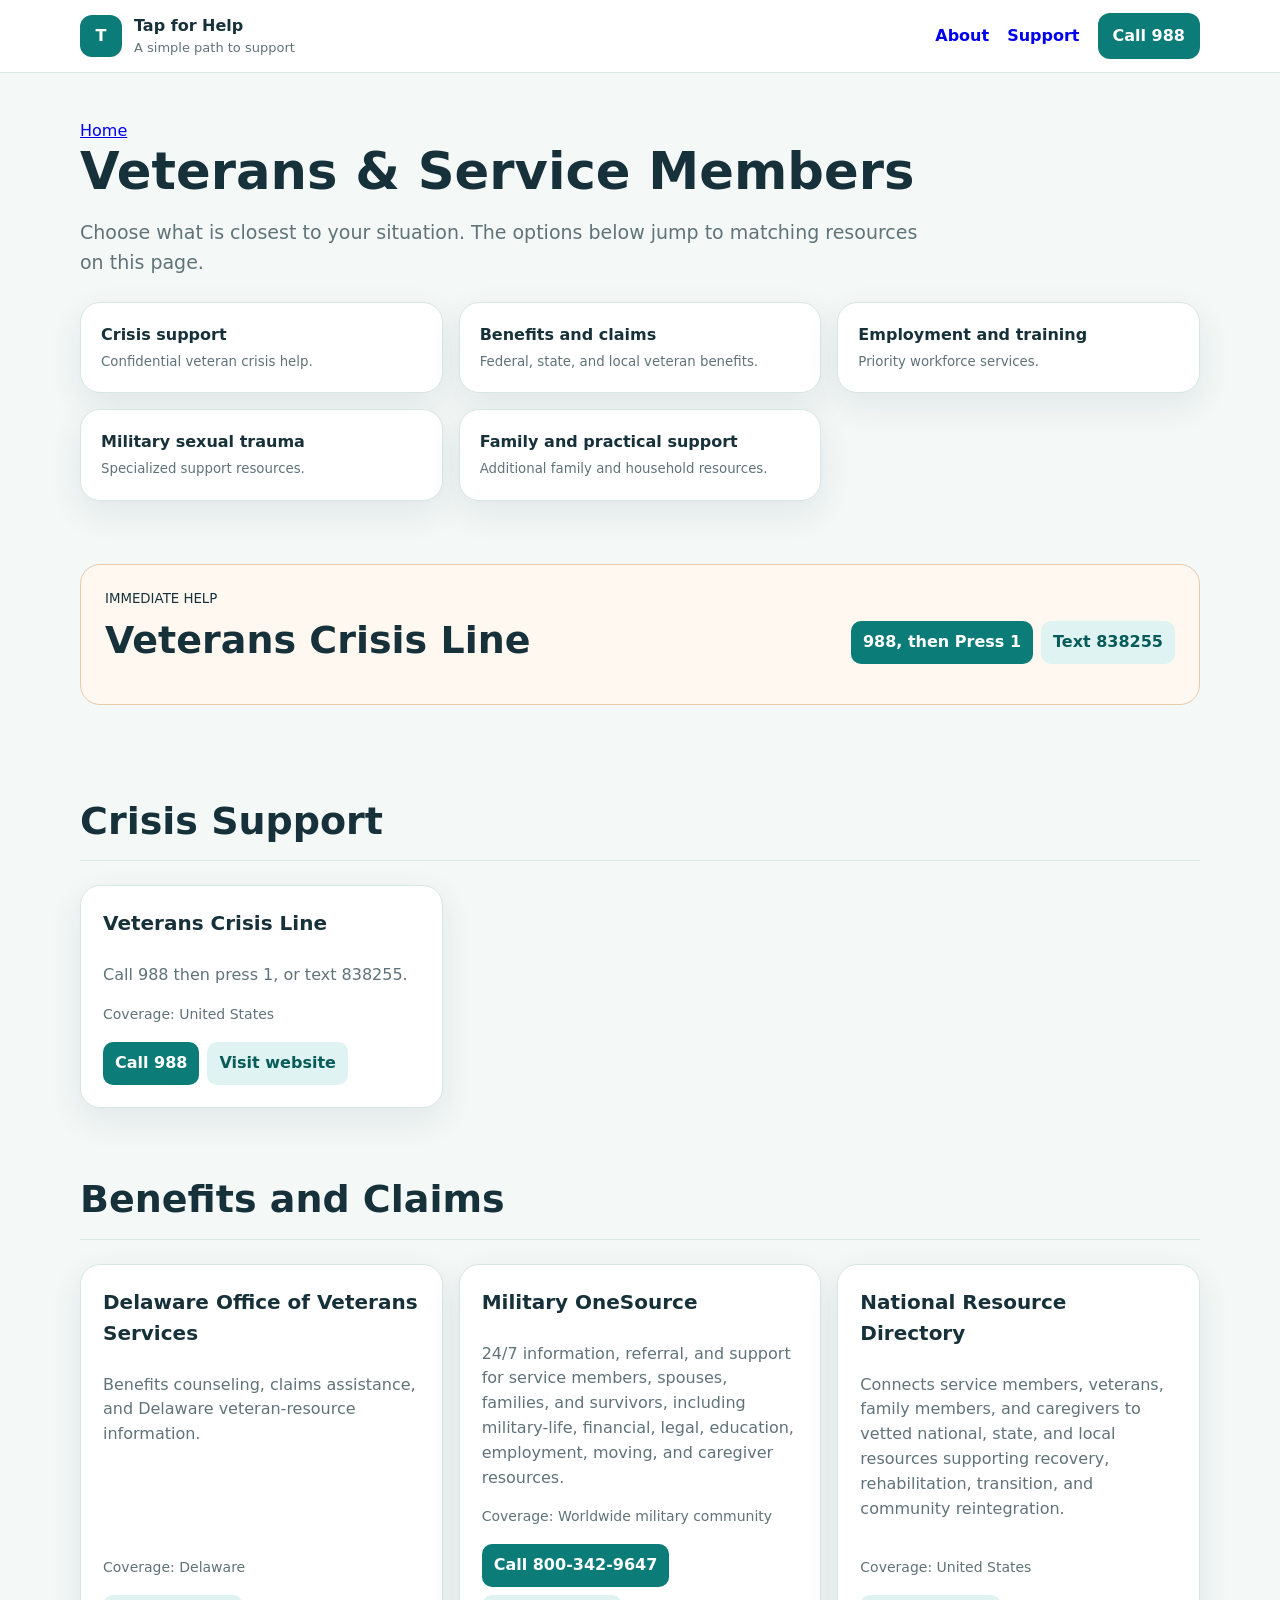
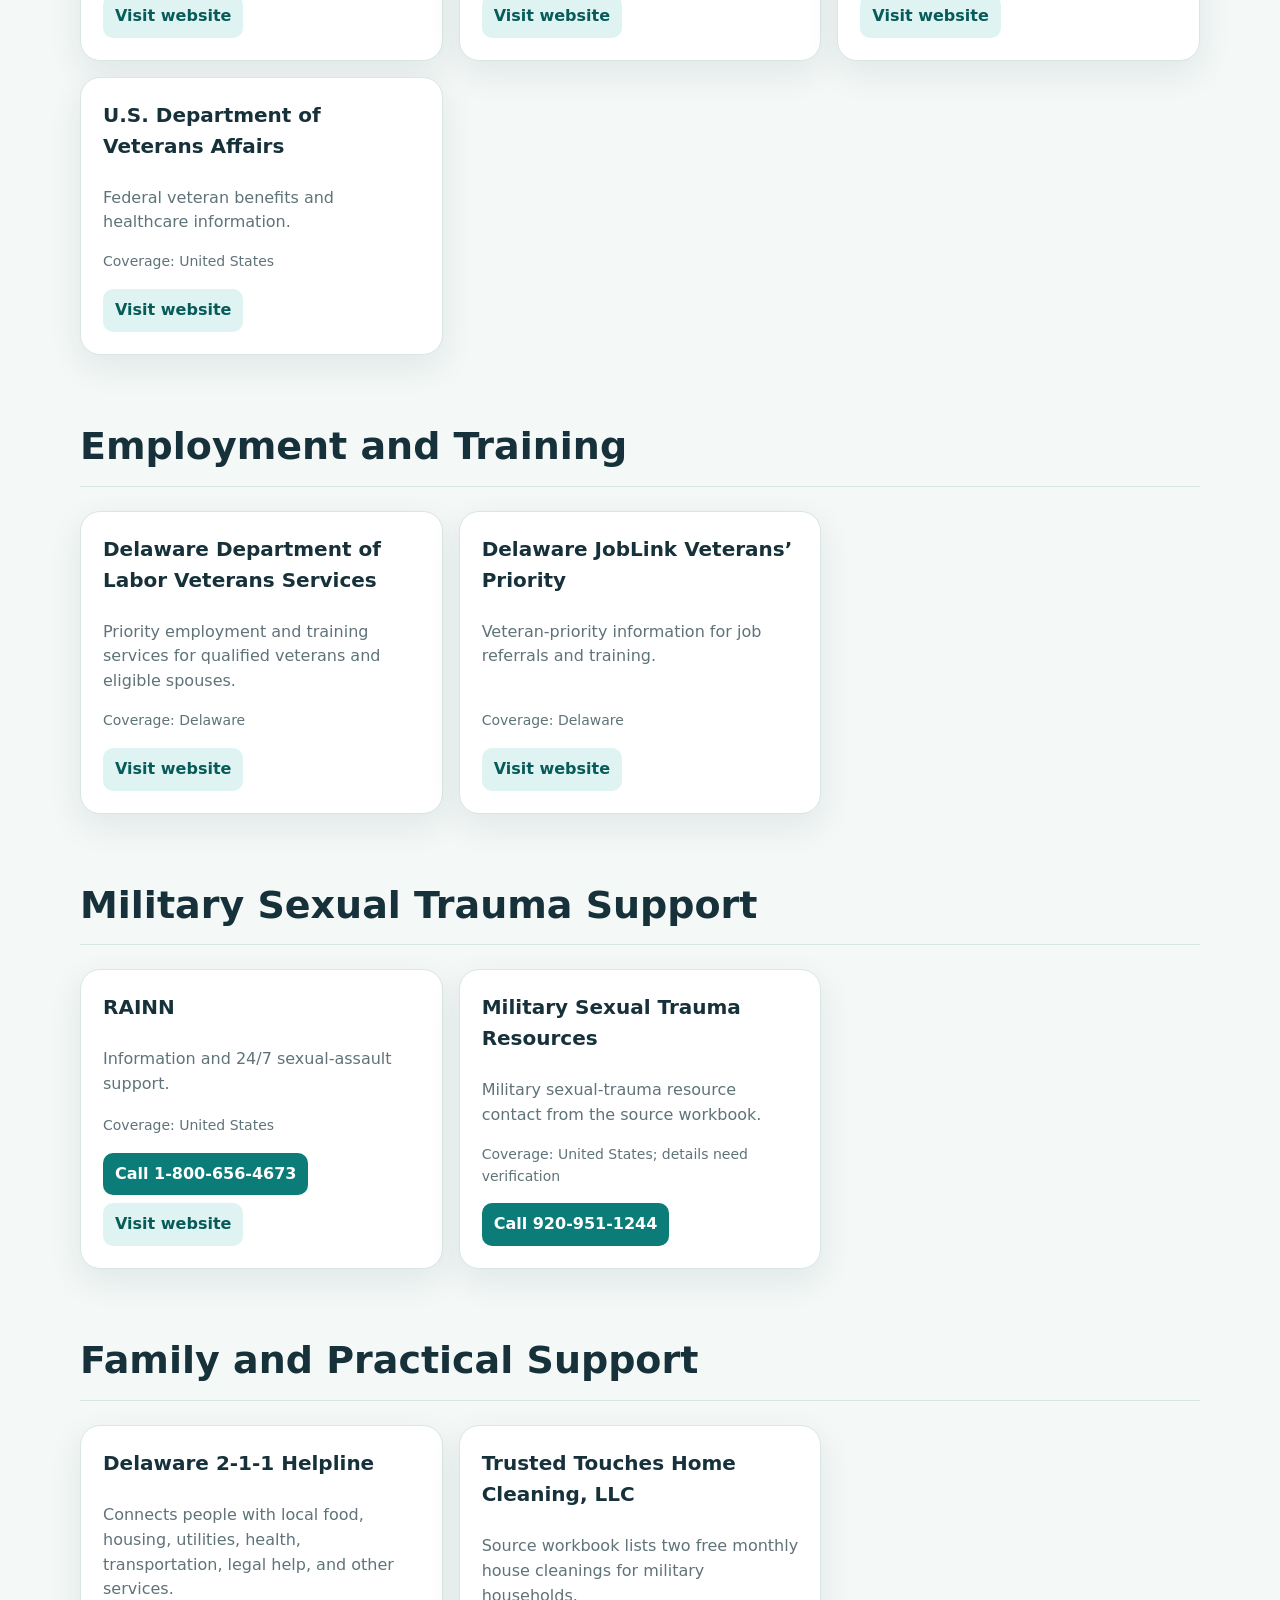
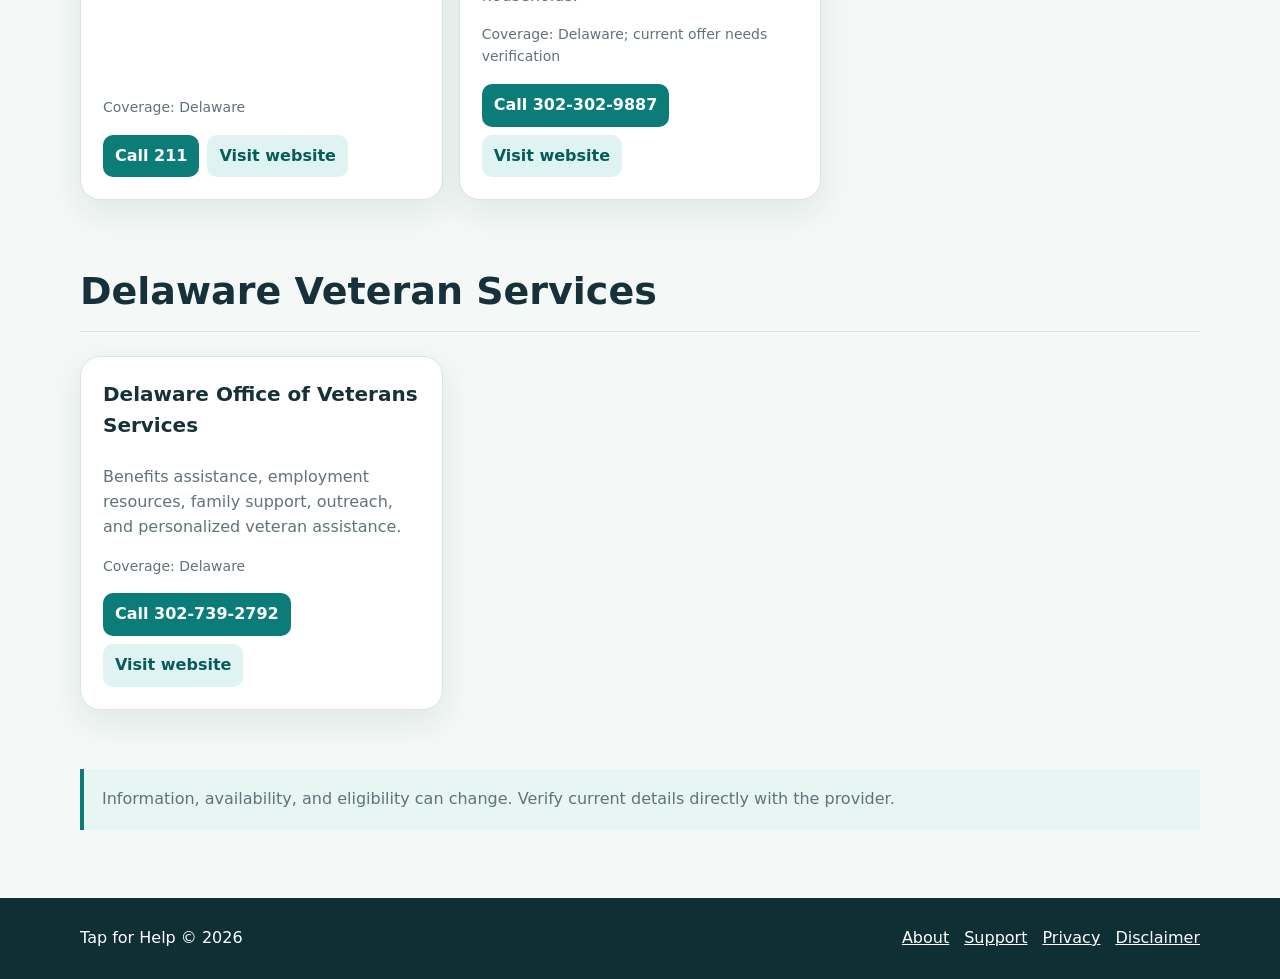
<file: veterans.html>
<!DOCTYPE html>

<html lang="en"><head><meta charset="utf-8"/><meta content="width=device-width,initial-scale=1" name="viewport"/><title>Veterans &amp; Service Members | Tap for Help</title><link href="styles.css" rel="stylesheet"/></head><body><header><div class="wrap bar"><a class="brand" href="index.html"><span class="mark">T</span><span><strong>Tap for Help</strong><small>A simple path to support</small></span></a><nav class="nav"><a class="hide" href="about.html">About</a><a class="hide" href="support.html">Support</a><a class="call" href="tel:988">Call 988</a></nav></div></header><main><section class="page"><div class="wrap"><a href="index.html">Home</a><h1>Veterans &amp; Service Members</h1><p class="lead">Choose what is closest to your situation. The options below jump to matching resources on this page.</p><div class="paths"><a class="path" href="#crisis">Crisis support<small>Confidential veteran crisis help.</small></a><a class="path" href="#benefits">Benefits and claims<small>Federal, state, and local veteran benefits.</small></a><a class="path" href="#employment">Employment and training<small>Priority workforce services.</small></a><a class="path" href="#trauma">Military sexual trauma<small>Specialized support resources.</small></a><a class="path" href="#family">Family and practical support<small>Additional family and household resources.</small></a></div></div></section><section class="urgent"><div class="wrap urgentbox"><div><small>IMMEDIATE HELP</small><h2>Veterans Crisis Line</h2></div><div class="actions"><a class="button" href="tel:988">988, then Press 1</a><a class="button alt" href="sms:838255">Text 838255</a></div></div></section><section class="section"><div class="wrap"><section class="resource-section" id="crisis"><h2>Crisis Support</h2><div class="resources"><article class="resource"><h3>Veterans Crisis Line</h3><p>Call 988 then press 1, or text 838255.</p><div class="meta">Coverage: United States</div><div class="actions"><a class="button" href="tel:988">Call 988</a><a class="button alt" href="https://www.veteranscrisisline.net/" rel="noopener" target="_blank">Visit website</a></div></article></div></section><section class="resource-section" id="benefits"><h2>Benefits and Claims</h2><div class="resources"><article class="resource"><h3>Delaware Office of Veterans Services</h3><p>Benefits counseling, claims assistance, and Delaware veteran-resource information.</p><div class="meta">Coverage: Delaware</div><div class="actions"><a class="button alt" href="https://vets.delaware.gov/" rel="noopener" target="_blank">Visit website</a></div></article><article class="resource"><h3>Military OneSource</h3><p>24/7 information, referral, and support for service members, spouses, families, and survivors, including military-life, financial, legal, education, employment, moving, and caregiver resources.</p><div class="meta">Coverage: Worldwide military community</div><div class="actions"><a class="button" href="tel:8003429647">Call 800-342-9647</a><a class="button alt" href="https://www.militaryonesource.mil/" rel="noopener" target="_blank">Visit website</a></div></article><article class="resource"><h3>National Resource Directory</h3><p>Connects service members, veterans, family members, and caregivers to vetted national, state, and local resources supporting recovery, rehabilitation, transition, and community reintegration.</p><div class="meta">Coverage: United States</div><div class="actions"><a class="button alt" href="https://nrd.gov/" rel="noopener" target="_blank">Visit website</a></div></article><article class="resource"><h3>U.S. Department of Veterans Affairs</h3><p>Federal veteran benefits and healthcare information.</p><div class="meta">Coverage: United States</div><div class="actions"><a class="button alt" href="https://www.va.gov/" rel="noopener" target="_blank">Visit website</a></div></article></div></section><section class="resource-section" id="employment"><h2>Employment and Training</h2><div class="resources"><article class="resource"><h3>Delaware Department of Labor Veterans Services</h3><p>Priority employment and training services for qualified veterans and eligible spouses.</p><div class="meta">Coverage: Delaware</div><div class="actions"><a class="button alt" href="https://labor.delaware.gov/divisions/employment-training/veterans-services/" rel="noopener" target="_blank">Visit website</a></div></article><article class="resource"><h3>Delaware JobLink Veterans’ Priority</h3><p>Veteran-priority information for job referrals and training.</p><div class="meta">Coverage: Delaware</div><div class="actions"><a class="button alt" href="https://joblink.delaware.gov/veterans_priority" rel="noopener" target="_blank">Visit website</a></div></article></div></section><section class="resource-section" id="trauma"><h2>Military Sexual Trauma Support</h2><div class="resources"><article class="resource"><h3>RAINN</h3><p>Information and 24/7 sexual-assault support.</p><div class="meta">Coverage: United States</div><div class="actions"><a class="button" href="tel:18006564673">Call 1-800-656-4673</a><a class="button alt" href="https://rainn.org/" rel="noopener" target="_blank">Visit website</a></div></article><article class="resource"><h3>Military Sexual Trauma Resources</h3><p>Military sexual-trauma resource contact from the source workbook.</p><div class="meta">Coverage: United States; details need verification</div><div class="actions"><a class="button" href="tel:9209511244">Call 920-951-1244</a></div></article></div></section><section class="resource-section" id="family"><h2>Family and Practical Support</h2><div class="resources"><article class="resource"><h3>Delaware 2-1-1 Helpline</h3><p>Connects people with local food, housing, utilities, health, transportation, legal help, and other services.</p><div class="meta">Coverage: Delaware</div><div class="actions"><a class="button" href="tel:211">Call 211</a><a class="button alt" href="https://delaware211.org/" rel="noopener" target="_blank">Visit website</a></div></article><article class="resource"><h3>Trusted Touches Home Cleaning, LLC</h3><p>Source workbook lists two free monthly house cleanings for military households.</p><div class="meta">Coverage: Delaware; current offer needs verification</div><div class="actions"><a class="button" href="tel:3023029887">Call 302-302-9887</a><a class="button alt" href="https://trustedtoucheshc.com/" rel="noopener" target="_blank">Visit website</a></div></article></div></section><section class="resource-section" id="delaware-veterans"><h2>Delaware Veteran Services</h2><div class="resources"><article class="resource"><h3>Delaware Office of Veterans Services</h3><p>Benefits assistance, employment resources, family support, outreach, and personalized veteran assistance.</p><div class="meta">Coverage: Delaware</div><div class="actions"><a class="button" href="tel:3027392792">Call 302-739-2792</a><a class="button alt" href="https://vets.delaware.gov/" rel="noopener" target="_blank">Visit website</a></div></article></div></section><p class="notice">Information, availability, and eligibility can change. Verify current details directly with the provider.</p></div></section></main><footer><div class="wrap foot"><span>Tap for Help © <span id="year"></span></span><nav><a href="about.html">About</a><a href="support.html">Support</a><a href="privacy.html">Privacy</a><a href="disclaimer.html">Disclaimer</a></nav></div></footer><script src="script.js"></script></body></html>
</file>
<file: styles.css>
*{box-sizing:border-box}:root{--t:#0c7c78;--td:#075b58;--soft:#e7f5f3;--ink:#17313a;--mut:#5f7379;--bd:#d8e6e4;--warm:#fff8f1}body{margin:0;font:16px/1.55 Inter,system-ui,-apple-system,"Segoe UI",sans-serif;color:var(--ink);background:#f4f8f7}.wrap{width:min(calc(100% - 28px),1120px);margin:auto}.narrow{max-width:800px}header{position:sticky;top:0;z-index:10;background:#fffffff2;border-bottom:1px solid var(--bd);backdrop-filter:blur(10px)}.bar{min-height:72px;display:flex;align-items:center;justify-content:space-between}.brand{display:flex;gap:12px;align-items:center;color:var(--ink);text-decoration:none}.mark{display:grid;place-items:center;width:42px;height:42px;border-radius:12px;background:var(--t);color:white;font-weight:900}.brand strong,.brand small{display:block}.brand small{color:var(--mut);font-size:13px}.nav{display:flex;gap:18px;align-items:center}.nav a{font-weight:800;text-decoration:none}.call{background:var(--t);color:#fff!important;padding:11px 15px;border-radius:12px}.hero,.page{padding:46px 0 36px}h1{font-size:clamp(36px,4vw,54px);line-height:1.08;margin:0 0 12px}h2{font-size:clamp(27px,3.2vw,38px);margin:0 0 13px}h3{font-size:20px;margin:0 0 8px}.lead{font-size:19px;color:var(--mut);max-width:850px;margin-bottom:25px}.grid,.paths,.resources{display:grid;grid-template-columns:repeat(3,1fr);gap:16px}.card,.path,.resource,.panel{background:#fff;border:1px solid var(--bd);border-radius:20px;box-shadow:0 12px 34px #11414617}.card{padding:18px;min-height:145px;display:flex;flex-direction:column;align-items:center;justify-content:center;text-align:center;color:var(--ink);text-decoration:none}.icon{display:grid;place-items:center;width:48px;height:48px;border-radius:14px;background:#dff4f2;color:var(--td);margin-bottom:12px}.icon svg{width:26px;height:26px;fill:none;stroke:currentColor;stroke-width:1.9;stroke-linecap:round;stroke-linejoin:round}.card strong{display:block;font-size:17px}.card small{display:block;color:var(--mut);font-size:14px;line-height:1.35;margin-top:4px}.unsure{display:flex;justify-content:space-between;margin-top:18px;padding:20px 24px;border-radius:20px;background:var(--t);color:white;text-decoration:none}.unsure strong,.unsure small{display:block}.section{padding:52px 0}.soft{background:var(--soft)}.paths,.resources{margin-top:24px}.path{padding:20px;color:var(--ink);text-decoration:none;font-weight:800}.path small{display:block;color:var(--mut);font-weight:500;margin-top:4px}.resource{padding:22px;display:flex;flex-direction:column}.resource p,.meta{color:var(--mut)}.meta{font-size:14px;margin-top:auto}.actions{display:flex;gap:8px;flex-wrap:wrap;margin-top:16px}.button{padding:9px 12px;border-radius:10px;background:var(--t);color:#fff;text-decoration:none;font-weight:800}.button.alt{background:#dff4f2;color:var(--td)}.urgent{padding:27px 0}.urgentbox{padding:21px 24px;border-radius:20px;border:1px solid #e8caa9;background:var(--warm);display:flex;align-items:center;justify-content:space-between;gap:18px}.founder{padding:52px 0;background:#fff}.panel{padding:28px;margin-top:22px}.panel ul{padding-left:22px}.notice{margin-top:25px;padding:18px;border-left:4px solid var(--t);background:var(--soft);color:var(--mut)}footer{background:#0e2f34;color:#fff}.foot{padding:28px 0;display:flex;justify-content:space-between}.foot a{color:#fff;margin-left:15px}@media(max-width:800px){.grid,.paths,.resources{grid-template-columns:repeat(2,1fr)}.urgentbox{align-items:flex-start;flex-direction:column}}@media(max-width:540px){.nav .hide{display:none}.grid{gap:10px}.card{min-height:140px;padding:14px}.paths,.resources{grid-template-columns:1fr}.actions{display:grid}.button{text-align:center}.foot{display:block}.foot nav{margin-top:12px}.foot a{margin:0 12px 0 0}}
.resource-section{padding:8px 0 34px;scroll-margin-top:88px}.resource-section>h2{padding-bottom:10px;border-bottom:1px solid var(--bd)}.resource-section+.resource-section{padding-top:28px}@media(max-width:540px){.resource-section{scroll-margin-top:78px}}
</file>
